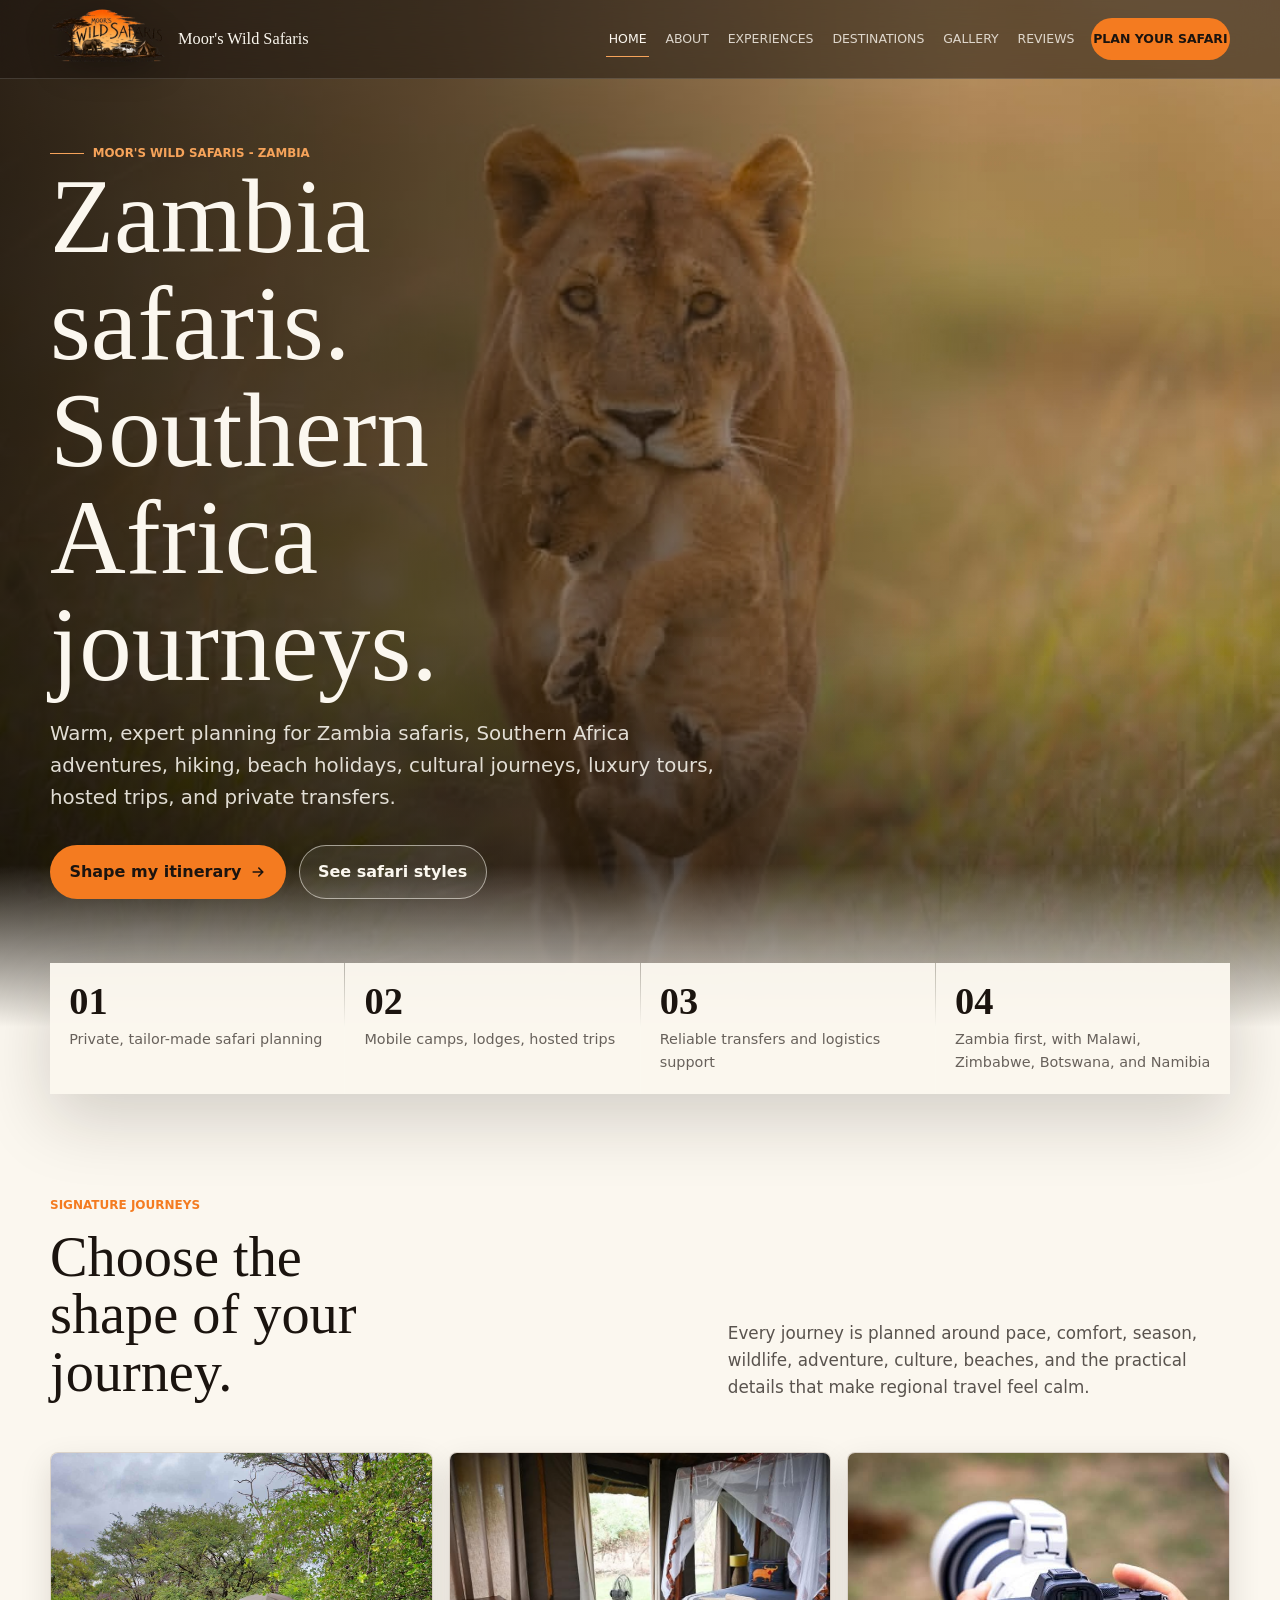
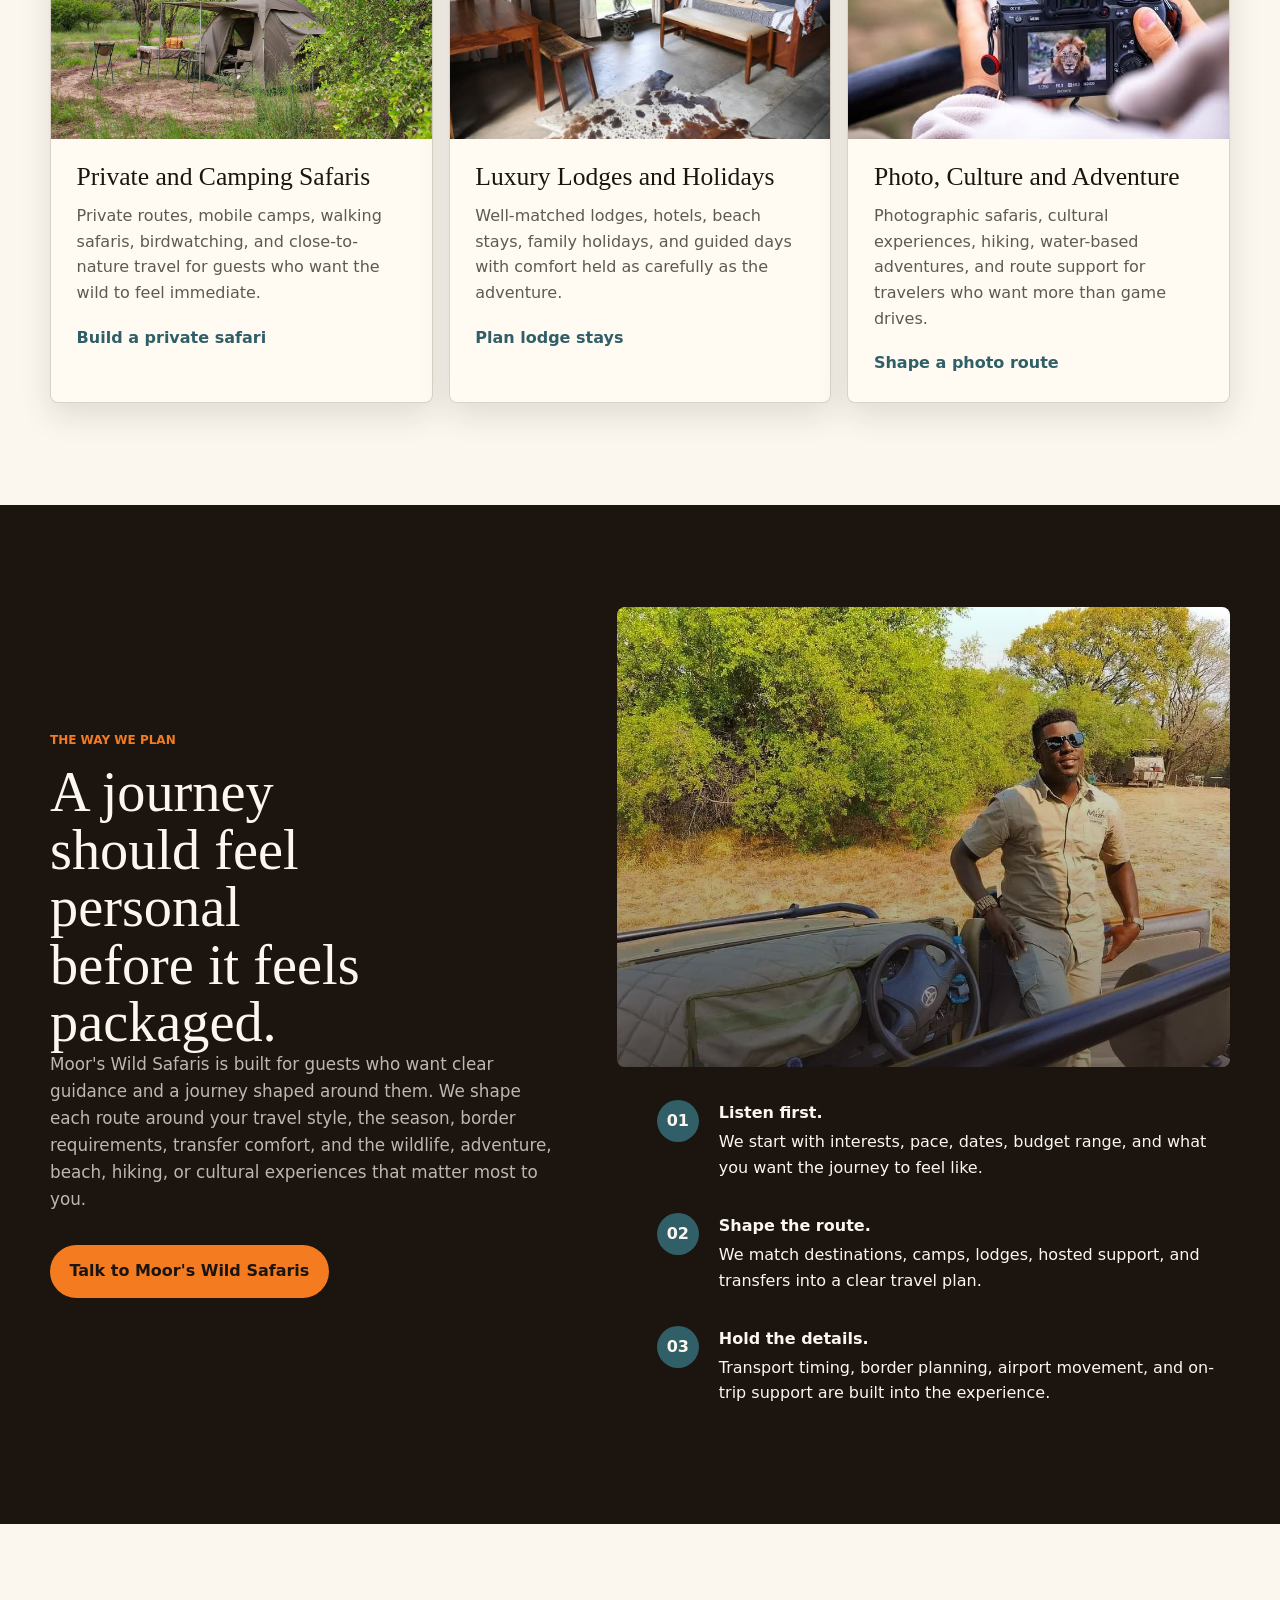
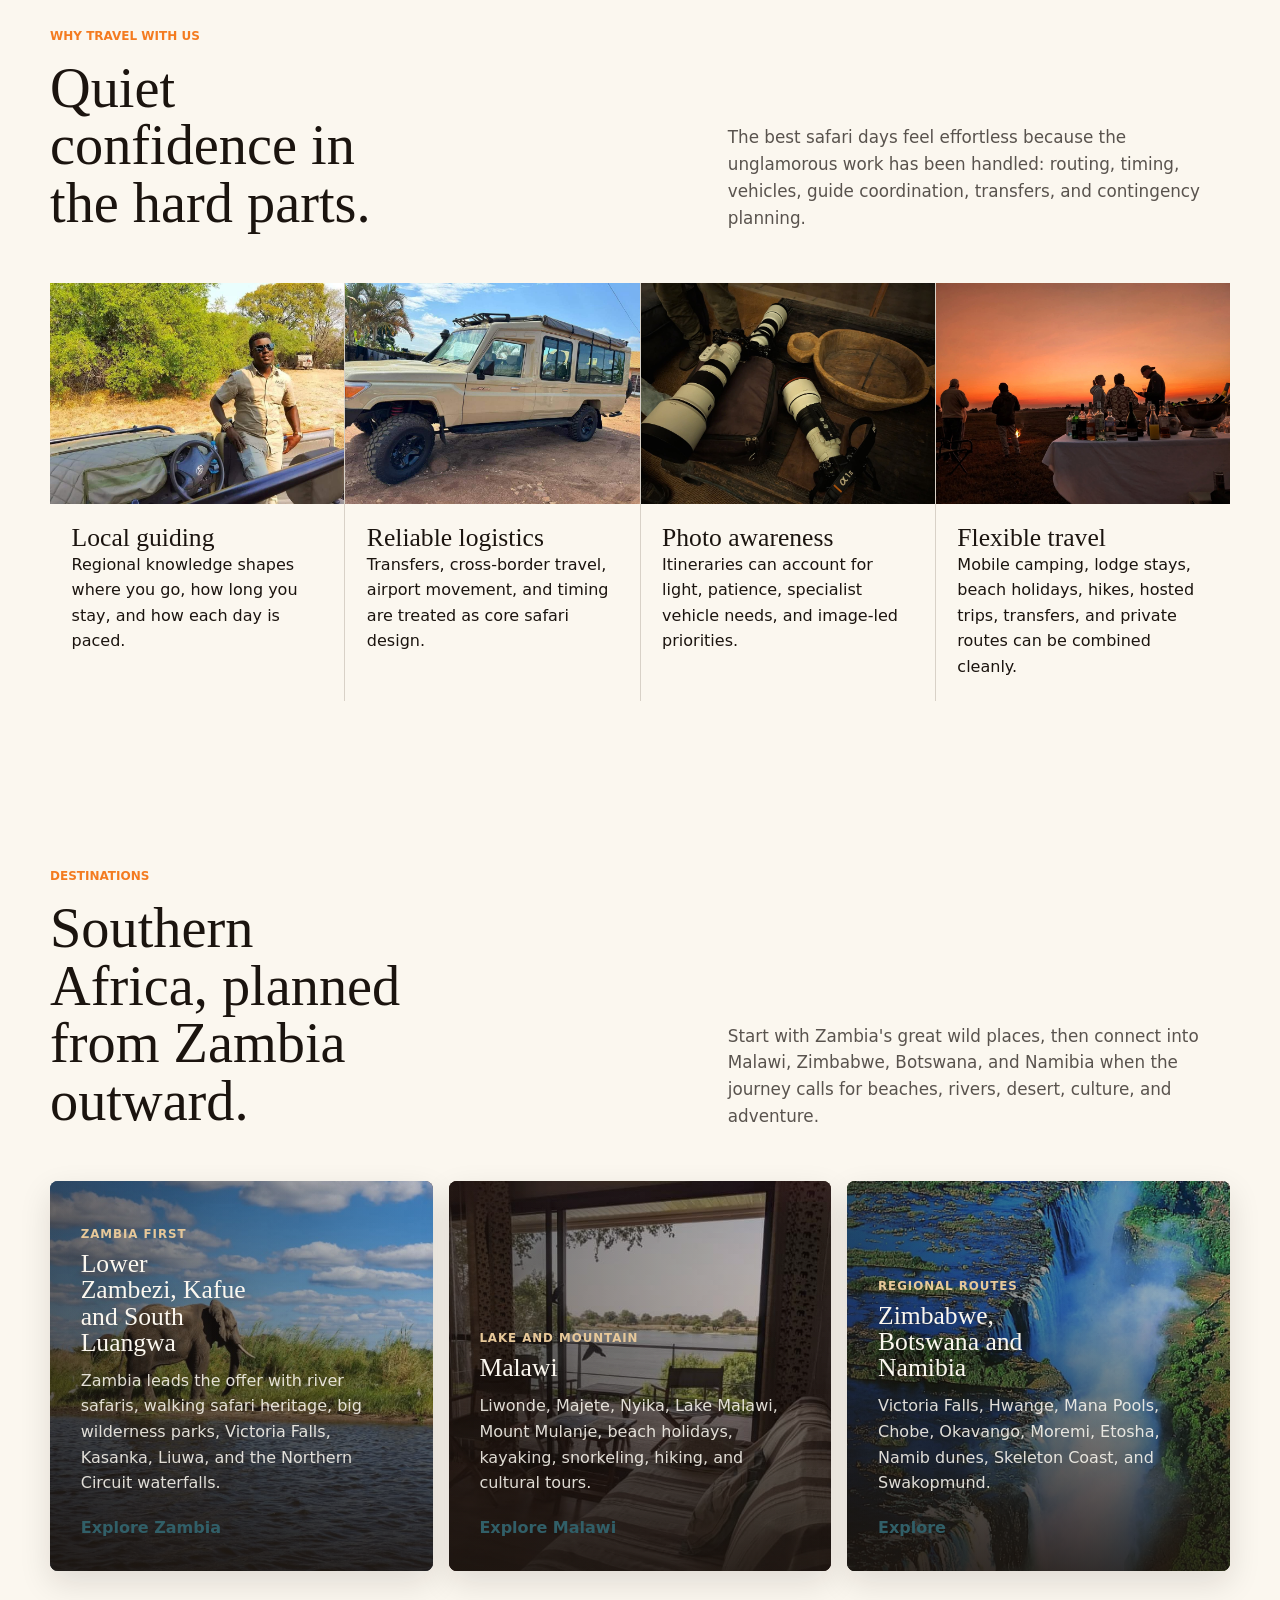
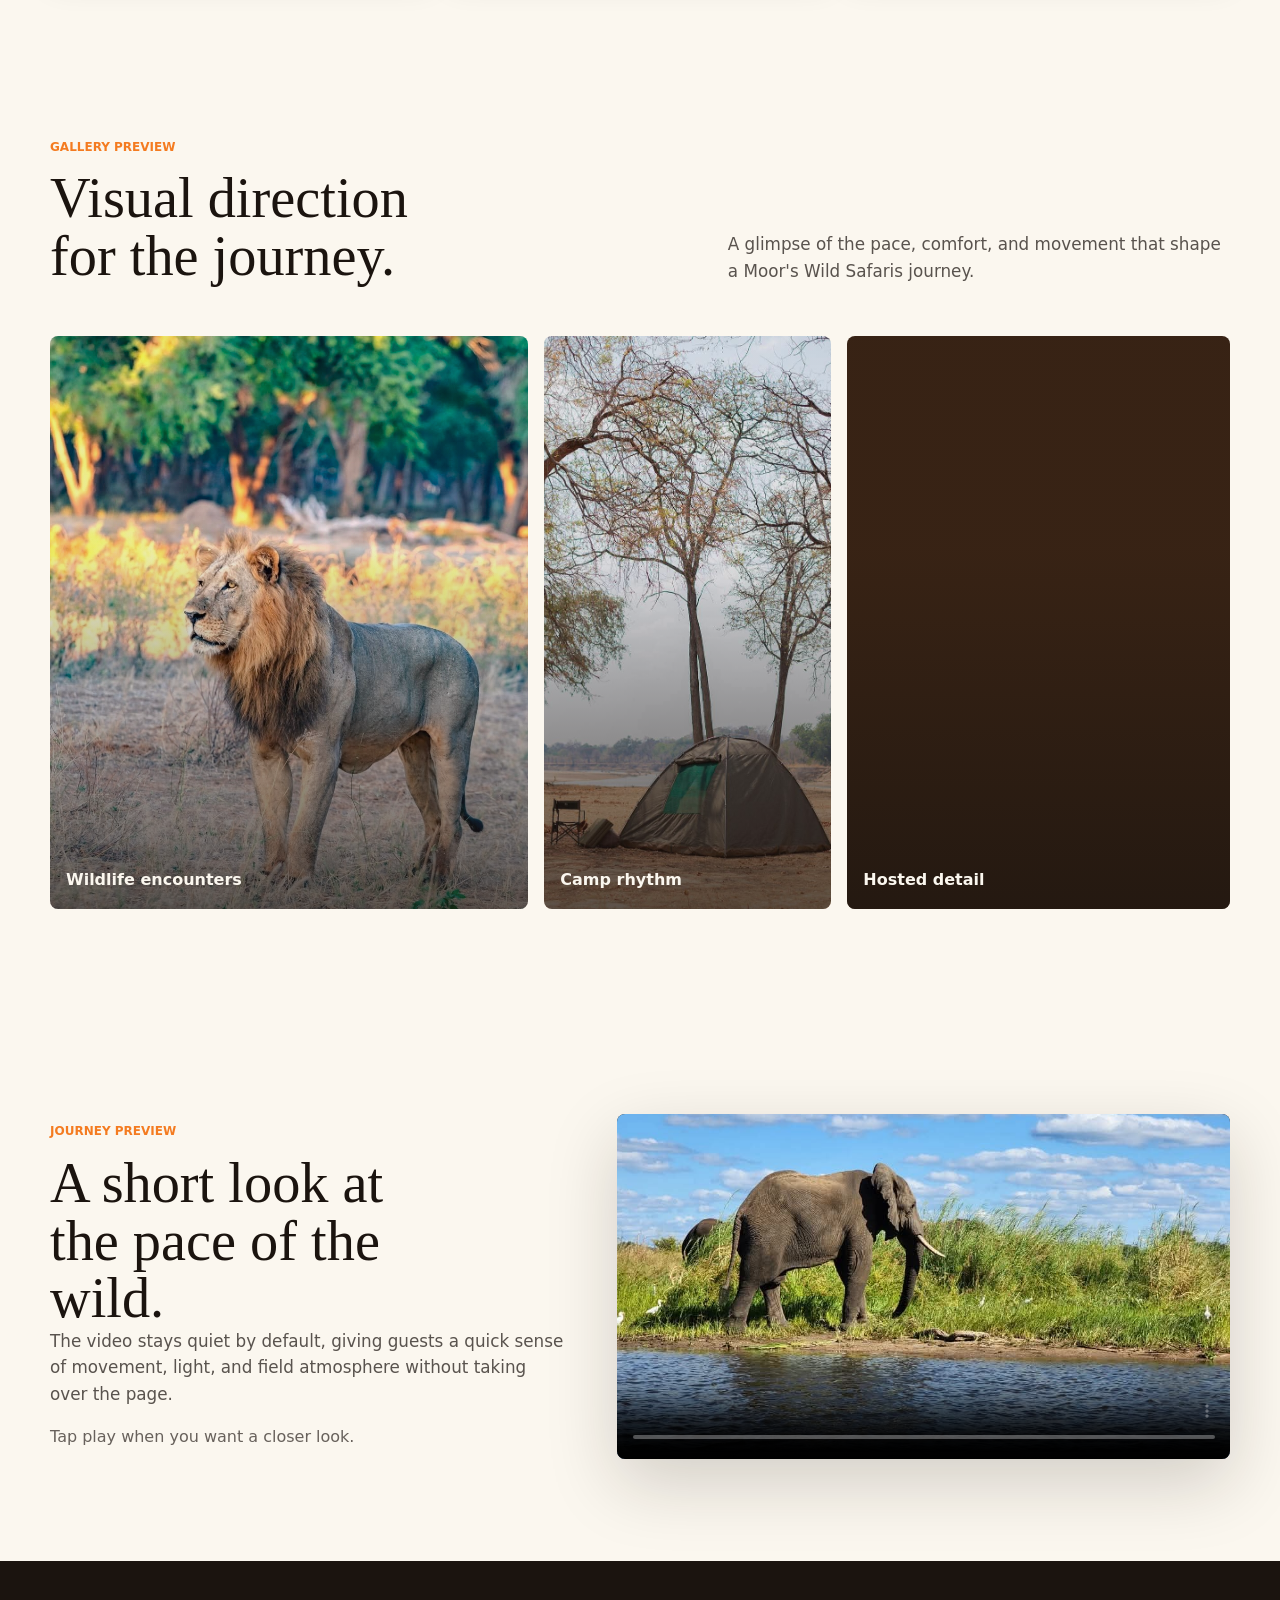
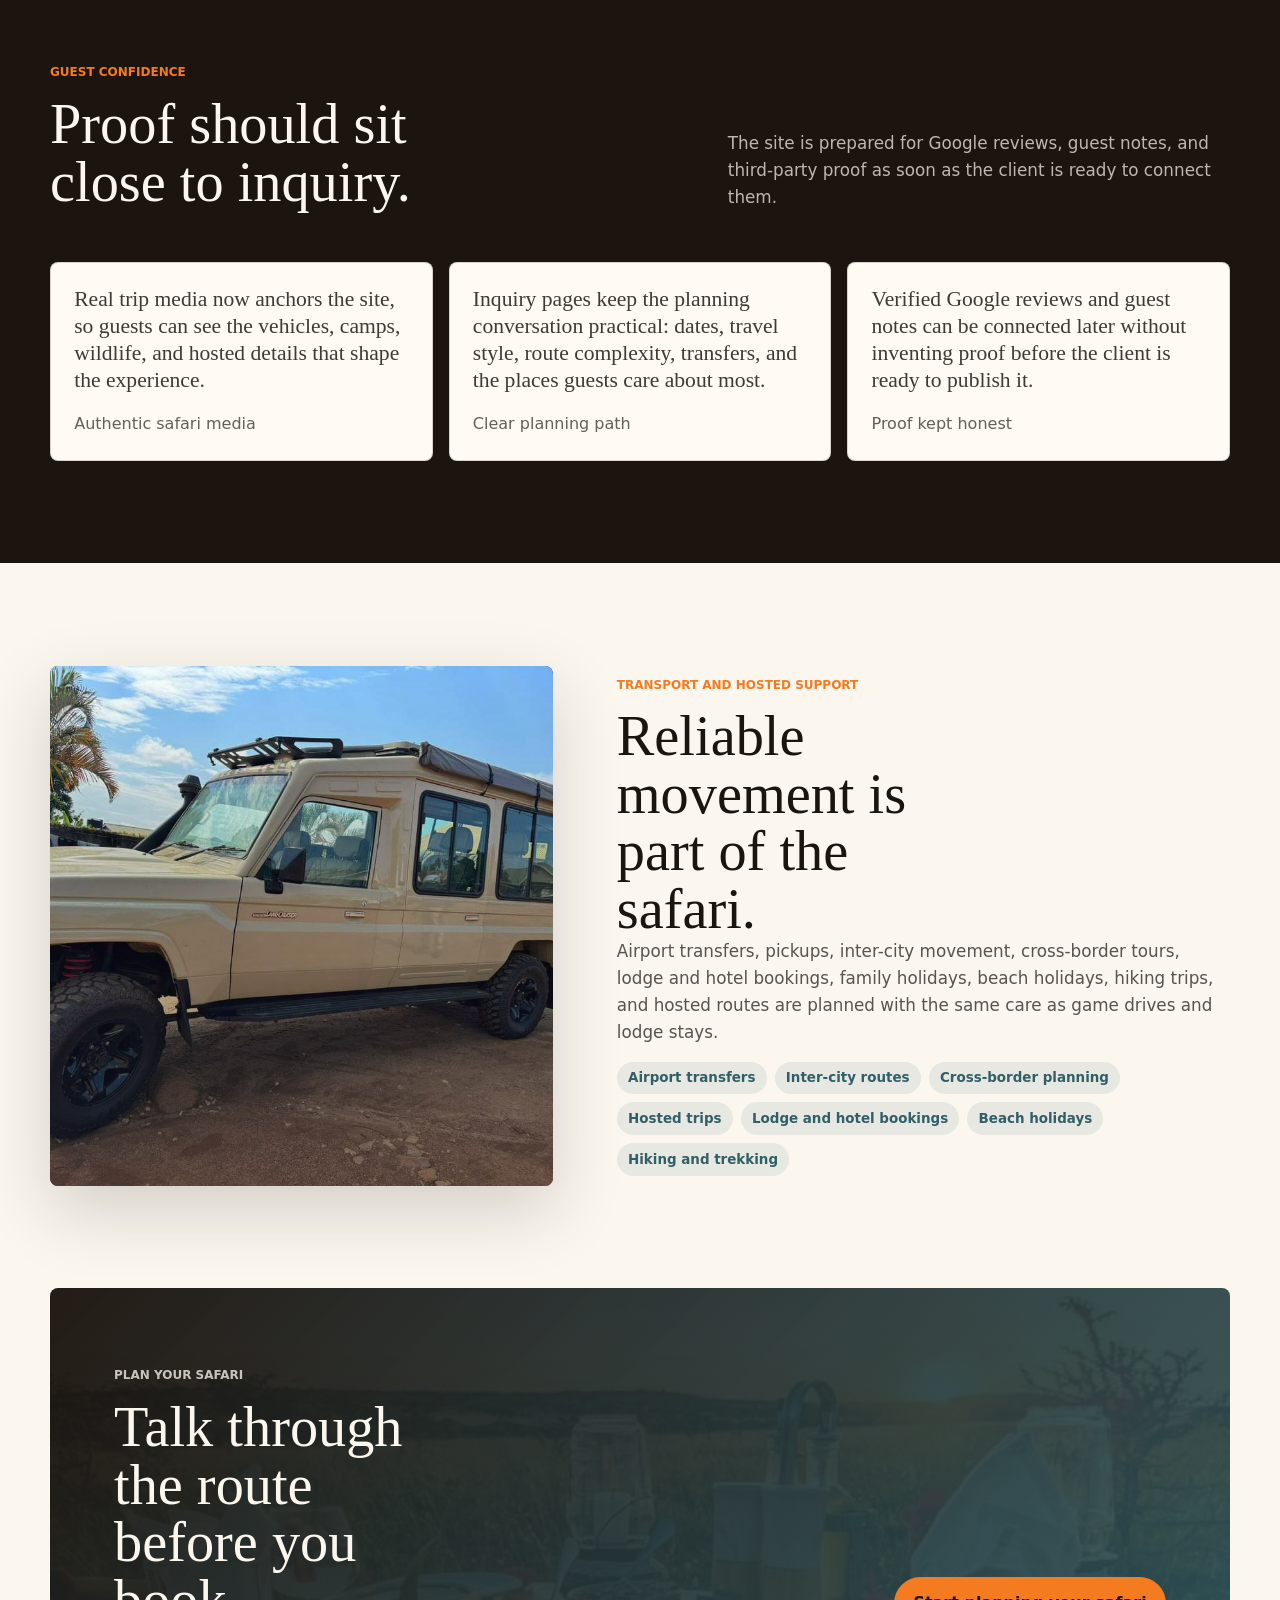
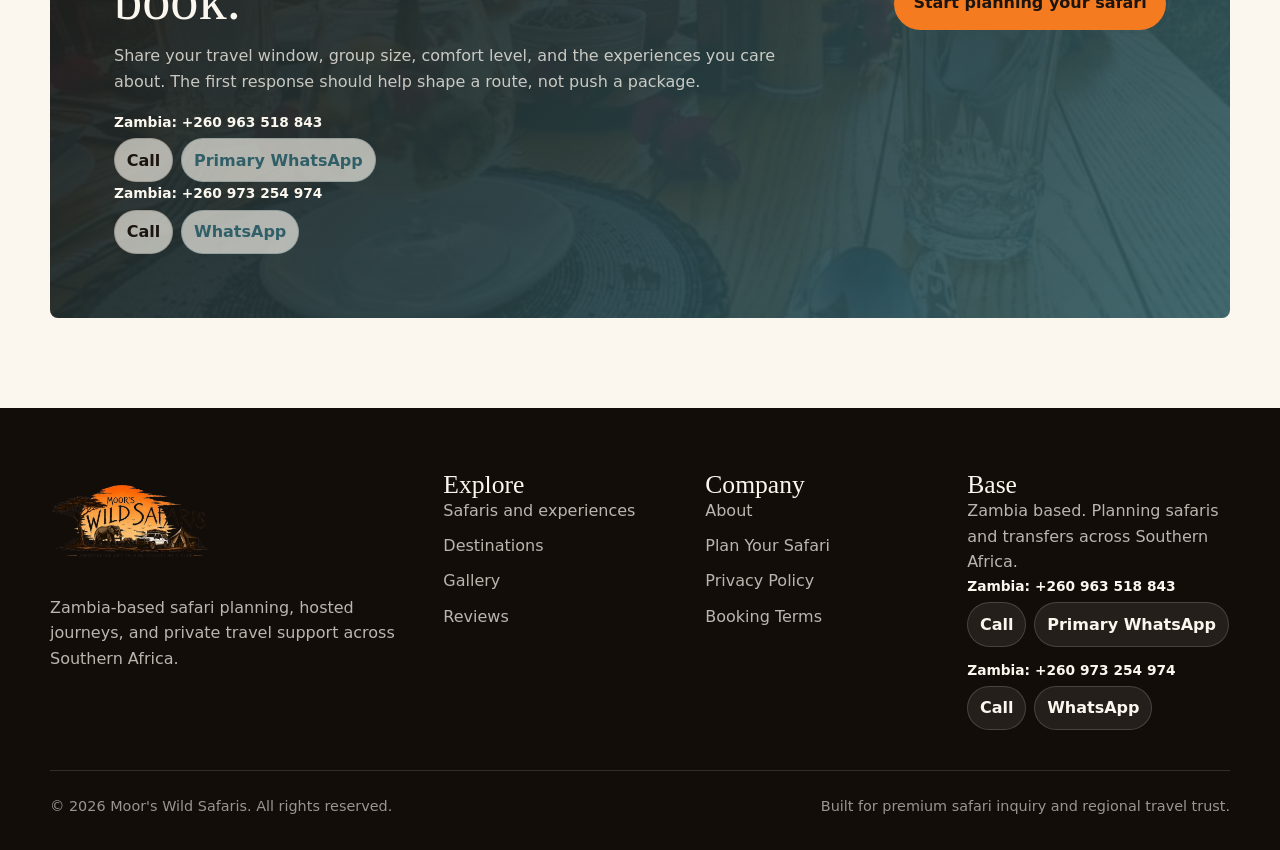
<file: index.html>
<!doctype html>
<html lang="en">
  <head>
    <meta charset="utf-8">
    <meta name="viewport" content="width=device-width, initial-scale=1">
    <title>Moor's Wild Safaris | Zambia and Southern Africa Journeys</title>
    <meta name="description" content="Zambia-first Southern Africa travel planning for safaris, adventure tours, hiking, beach holidays, cultural experiences, luxury travel, and private transfers.">
    <link rel="canonical" href="https://moorswildsafaris.com/">
    <meta property="og:title" content="Moor's Wild Safaris">
    <meta property="og:description" content="Warm, expert safari planning across Zambia and Southern Africa.">
    <meta property="og:type" content="website">
    <meta property="og:image" content="https://moorswildsafaris.com/assets/images/moorsimg/1001575809.jpg">
    <link rel="icon" href="assets/logos/moors-wild-safaris-logo-transparent.png">
    <link rel="stylesheet" href="assets/css/styles.css">
    <script type="application/ld+json">
      {
        "@context": "https://schema.org",
        "@type": "TravelAgency",
        "name": "Moor's Wild Safaris",
        "description": "Zambia-based safari and travel company offering tailor-made safaris, adventure travel, hiking, beach holidays, cultural tours, luxury journeys, hosted trips, and private transfers.",
        "areaServed": ["Zambia", "Malawi", "Zimbabwe", "Botswana", "Namibia", "Southern Africa"],
        "url": "https://moorswildsafaris.com/",
        "logo": "https://moorswildsafaris.com/assets/logos/moors-wild-safaris-logo-transparent.png",
        "email": "info@moorswildsafaris.com",
        "telephone": ["+260963518843", "+260973254974"]
      }
    </script>
  </head>
  <body>
    <a class="skip-link" href="#main">Skip to content</a>
    <header class="site-header">
      <div class="nav-wrap">
        <a class="brand" href="index.html" aria-label="Moor's Wild Safaris home">
          <img src="assets/logos/moors-wild-safaris-logo-transparent.png" alt="Moor's Wild Safaris logo">
          <span>Moor's Wild Safaris</span>
        </a>
        <button class="nav-toggle" type="button" aria-label="Open navigation" aria-expanded="false">
          <svg viewBox="0 0 24 24" aria-hidden="true"><path d="M4 7h16M4 12h16M4 17h16" fill="none" stroke="currentColor" stroke-width="2" stroke-linecap="round"/></svg>
        </button>
        <nav class="site-nav" aria-label="Primary navigation">
          <a href="index.html" aria-current="page">Home</a>
          <a href="about.html">About</a>
          <a href="experiences.html">Experiences</a>
          <a href="destinations.html">Destinations</a>
          <a href="gallery.html">Gallery</a>
          <a href="reviews.html">Reviews</a>
          <a class="nav-cta" href="contact.html">Plan Your Safari</a>
        </nav>
      </div>
    </header>

    <main id="main">
      <section class="hero" aria-label="Moor's Wild Safaris">
        <div class="hero-content" data-reveal>
          <span class="eyebrow">Moor's Wild Safaris - Zambia</span>
          <h1>Zambia safaris. Southern Africa journeys.</h1>
          <p class="lead">Warm, expert planning for Zambia safaris, Southern Africa adventures, hiking, beach holidays, cultural journeys, luxury tours, hosted trips, and private transfers.</p>
          <div class="button-row">
            <a class="btn btn-primary" href="contact.html">
              Shape my itinerary
              <svg class="icon-arrow" viewBox="0 0 20 20" aria-hidden="true"><path d="M4 10h11m-4-5 5 5-5 5" fill="none" stroke="currentColor" stroke-width="2" stroke-linecap="round" stroke-linejoin="round"/></svg>
            </a>
            <a class="btn btn-secondary" href="experiences.html">See safari styles</a>
          </div>
        </div>
      </section>

      <section class="hero-proof" aria-label="Safari strengths" data-reveal>
        <div>
          <strong>01</strong>
          <span>Private, tailor-made safari planning</span>
        </div>
        <div>
          <strong>02</strong>
          <span>Mobile camps, lodges, hosted trips</span>
        </div>
        <div>
          <strong>03</strong>
          <span>Reliable transfers and logistics support</span>
        </div>
        <div>
          <strong>04</strong>
          <span>Zambia first, with Malawi, Zimbabwe, Botswana, and Namibia</span>
        </div>
      </section>

      <section class="section" data-reveal>
        <div class="section-header">
          <div>
            <p class="kicker">Signature journeys</p>
            <h2>Choose the shape of your journey.</h2>
          </div>
          <p class="intro-copy">Every journey is planned around pace, comfort, season, wildlife, adventure, culture, beaches, and the practical details that make regional travel feel calm.</p>
        </div>
        <div class="grid-3">
          <article class="card">
            <div class="card-media">
              <img src="assets/images/moorsimg2/1001426301.jpg" loading="lazy" decoding="async" alt="Canvas safari tent set for a private camping safari">
            </div>
            <div class="card-body">
              <h3>Private and Camping Safaris</h3>
              <p>Private routes, mobile camps, walking safaris, birdwatching, and close-to-nature travel for guests who want the wild to feel immediate.</p>
              <a class="card-link" href="experiences.html#mobile-safaris">Build a private safari</a>
            </div>
          </article>
          <article class="card">
            <div class="card-media">
              <img src="assets/images/moorsimg2/1000772362.jpg" loading="lazy" decoding="async" alt="Comfortable safari lodge room prepared for guests">
            </div>
            <div class="card-body">
              <h3>Luxury Lodges and Holidays</h3>
              <p>Well-matched lodges, hotels, beach stays, family holidays, and guided days with comfort held as carefully as the adventure.</p>
              <a class="card-link" href="experiences.html#lodge-safaris">Plan lodge stays</a>
            </div>
          </article>
          <article class="card">
            <div class="card-media">
              <img src="assets/images/moorsimg3/FB_IMG_1740993110798.jpg" loading="lazy" decoding="async" alt="Camera screen focused on a safari sighting">
            </div>
            <div class="card-body">
              <h3>Photo, Culture and Adventure</h3>
              <p>Photographic safaris, cultural experiences, hiking, water-based adventures, and route support for travelers who want more than game drives.</p>
              <a class="card-link" href="experiences.html#photographic-safaris">Shape a photo route</a>
            </div>
          </article>
        </div>
      </section>

      <section class="band">
        <div class="section split" data-reveal>
          <div>
            <p class="kicker">The way we plan</p>
            <h2>A journey should feel personal before it feels packaged.</h2>
            <p class="intro-copy">Moor's Wild Safaris is built for guests who want clear guidance and a journey shaped around them. We shape each route around your travel style, the season, border requirements, transfer comfort, and the wildlife, adventure, beach, hiking, or cultural experiences that matter most to you.</p>
            <div class="button-row">
              <a class="btn btn-primary" href="contact.html">Talk to Moor's Wild Safaris</a>
            </div>
          </div>
          <div>
            <div class="image-panel planning-panel">
              <img src="assets/images/moorsimg3/FB_IMG_1699541427306.jpg" loading="lazy" decoding="async" alt="Moor's Wild Safaris guide beside a safari vehicle">
            </div>
            <ol class="number-list">
              <li>
                <div>
                  <strong>Listen first.</strong>
                  <p>We start with interests, pace, dates, budget range, and what you want the journey to feel like.</p>
                </div>
              </li>
              <li>
                <div>
                  <strong>Shape the route.</strong>
                  <p>We match destinations, camps, lodges, hosted support, and transfers into a clear travel plan.</p>
                </div>
              </li>
              <li>
                <div>
                  <strong>Hold the details.</strong>
                  <p>Transport timing, border planning, airport movement, and on-trip support are built into the experience.</p>
                </div>
              </li>
            </ol>
          </div>
        </div>
      </section>

      <section class="section" data-reveal>
        <div class="section-header">
          <div>
            <p class="kicker">Why travel with us</p>
            <h2>Quiet confidence in the hard parts.</h2>
          </div>
          <p class="intro-copy">The best safari days feel effortless because the unglamorous work has been handled: routing, timing, vehicles, guide coordination, transfers, and contingency planning.</p>
        </div>
        <div class="feature-list">
          <article>
            <div class="feature-media"><img src="assets/images/moorsimg3/FB_IMG_1699541427306.jpg" loading="lazy" decoding="async" alt="Guide and safari vehicle ready for a hosted journey"></div>
            <div class="feature-body"><h3>Local guiding</h3><p>Regional knowledge shapes where you go, how long you stay, and how each day is paced.</p></div>
          </article>
          <article>
            <div class="feature-media"><img src="assets/images/moorsimg3/FB_IMG_1731176225802.jpg" loading="lazy" decoding="async" alt="Safari vehicle prepared for road transfers"></div>
            <div class="feature-body"><h3>Reliable logistics</h3><p>Transfers, cross-border travel, airport movement, and timing are treated as core safari design.</p></div>
          </article>
          <article>
            <div class="feature-media"><img src="assets/images/moorsimg2/1001548830.jpg" loading="lazy" decoding="async" alt="Camera lenses and safari photography equipment"></div>
            <div class="feature-body"><h3>Photo awareness</h3><p>Itineraries can account for light, patience, specialist vehicle needs, and image-led priorities.</p></div>
          </article>
          <article>
            <div class="feature-media"><img src="assets/images/moorsimg2/1001548831.jpg" loading="lazy" decoding="async" alt="Safari dining table set at sunset"></div>
            <div class="feature-body"><h3>Flexible travel</h3><p>Mobile camping, lodge stays, beach holidays, hikes, hosted trips, transfers, and private routes can be combined cleanly.</p></div>
          </article>
        </div>
      </section>

      <section class="section section-tight" data-reveal>
        <div class="section-header">
          <div>
            <p class="kicker">Destinations</p>
            <h2>Southern Africa, planned from Zambia outward.</h2>
          </div>
          <p class="intro-copy">Start with Zambia's great wild places, then connect into Malawi, Zimbabwe, Botswana, and Namibia when the journey calls for beaches, rivers, desert, culture, and adventure.</p>
        </div>
        <div class="destination-card-grid">
          <article class="destination-card">
            <img src="assets/images/moorsimg3/FB_IMG_1738240071468.jpg" loading="lazy" decoding="async" alt="Elephant moving through river country on a Zambia safari route">
            <div class="destination-card-body">
              <span>Zambia first</span>
              <h3>Lower Zambezi, Kafue and South Luangwa</h3>
              <p>Zambia leads the offer with river safaris, walking safari heritage, big wilderness parks, Victoria Falls, Kasanka, Liuwa, and the Northern Circuit waterfalls.</p>
              <a class="card-link" href="destinations.html#zambia">Explore Zambia</a>
            </div>
          </article>
          <article class="destination-card">
            <img src="assets/images/moorsimg3/FB_IMG_1725782875998.jpg" loading="lazy" decoding="async" alt="Waterside lodge view for lake and river extensions">
            <div class="destination-card-body">
              <span>Lake and mountain</span>
              <h3>Malawi</h3>
              <p>Liwonde, Majete, Nyika, Lake Malawi, Mount Mulanje, beach holidays, kayaking, snorkeling, hiking, and cultural tours.</p>
              <a class="card-link" href="destinations.html#malawi">Explore Malawi</a>
            </div>
          </article>
          <article class="destination-card">
            <img src="assets/images/moorsimg2/1001027988.jpg" loading="lazy" decoding="async" alt="Victoria Falls spray and river scenery for regional Southern Africa routes">
            <div class="destination-card-body">
              <span>Regional routes</span>
              <h3>Zimbabwe, Botswana and Namibia</h3>
              <p>Victoria Falls, Hwange, Mana Pools, Chobe, Okavango, Moremi, Etosha, Namib dunes, Skeleton Coast, and Swakopmund.</p>
              <a class="card-link" href="destinations.html#regional-routes">Explore</a>
            </div>
          </article>
        </div>
      </section>

      <section class="section" data-reveal>
        <div class="section-header">
          <div>
            <p class="kicker">Gallery preview</p>
            <h2>Visual direction for the journey.</h2>
          </div>
          <p class="intro-copy">A glimpse of the pace, comfort, and movement that shape a Moor's Wild Safaris journey.</p>
        </div>
        <div class="gallery-strip">
          <a href="gallery.html" aria-label="Open gallery">
            <img src="assets/images/moorsimg/1001575837.jpg" loading="lazy" decoding="async" alt="Male lion standing in warm safari light">
            <span>Wildlife encounters</span>
          </a>
          <a href="gallery.html" aria-label="Open gallery">
            <img src="assets/images/moorsimg2/1001310257.jpg" loading="lazy" decoding="async" alt="Canvas tent pitched beside riverine trees">
            <span>Camp rhythm</span>
          </a>
          <a href="gallery.html" aria-label="Open gallery">
            <img src="assets/images/moorsimg3/FB_IMG_1732110952665.jpg" loading="lazy" decoding="async" alt="Safari meal table prepared under trees">
            <span>Hosted detail</span>
          </a>
        </div>
      </section>

      <section class="section journey-preview" data-reveal>
        <div>
          <p class="kicker">Journey preview</p>
          <h2>A short look at the pace of the wild.</h2>
          <p class="intro-copy">The video stays quiet by default, giving guests a quick sense of movement, light, and field atmosphere without taking over the page.</p>
          <p class="video-note">Tap play when you want a closer look.</p>
        </div>
        <div class="video-frame">
          <video controls preload="metadata" playsinline poster="assets/images/moorsimg3/FB_IMG_1738240071468.jpg">
            <source src="assets/video/moors-wild-safaris-journey-preview.mp4" type="video/mp4">
            Your browser does not support the video tag.
          </video>
        </div>
      </section>

      <section class="band">
        <div class="section" data-reveal>
          <div class="section-header">
            <div>
              <p class="kicker">Guest confidence</p>
              <h2>Proof should sit close to inquiry.</h2>
            </div>
            <p class="intro-copy">The site is prepared for Google reviews, guest notes, and third-party proof as soon as the client is ready to connect them.</p>
          </div>
          <div class="quote-grid">
            <article class="quote">
              <p>Real trip media now anchors the site, so guests can see the vehicles, camps, wildlife, and hosted details that shape the experience.</p>
              <footer>Authentic safari media</footer>
            </article>
            <article class="quote">
              <p>Inquiry pages keep the planning conversation practical: dates, travel style, route complexity, transfers, and the places guests care about most.</p>
              <footer>Clear planning path</footer>
            </article>
            <article class="quote">
              <p>Verified Google reviews and guest notes can be connected later without inventing proof before the client is ready to publish it.</p>
              <footer>Proof kept honest</footer>
            </article>
          </div>
        </div>
      </section>

      <section class="section split" data-reveal>
        <div class="image-panel">
          <img src="assets/images/moorsimg3/FB_IMG_1731176225802.jpg" loading="lazy" decoding="async" alt="Safari vehicle prepared for reliable transport and hosted support">
        </div>
        <div>
          <p class="kicker">Transport and hosted support</p>
          <h2>Reliable movement is part of the safari.</h2>
          <p class="intro-copy">Airport transfers, pickups, inter-city movement, cross-border tours, lodge and hotel bookings, family holidays, beach holidays, hiking trips, and hosted routes are planned with the same care as game drives and lodge stays.</p>
          <div class="tag-list">
            <span class="tag">Airport transfers</span>
            <span class="tag">Inter-city routes</span>
            <span class="tag">Cross-border planning</span>
            <span class="tag">Hosted trips</span>
            <span class="tag">Lodge and hotel bookings</span>
            <span class="tag">Beach holidays</span>
            <span class="tag">Hiking and trekking</span>
          </div>
        </div>
      </section>

      <section class="cta-band" data-reveal>
        <div>
          <p class="kicker">Plan your safari</p>
          <h2>Talk through the route before you book.</h2>
          <p>Share your travel window, group size, comfort level, and the experiences you care about. The first response should help shape a route, not push a package.</p>
          <div class="cta-contact" data-contact-list="cta"></div>
        </div>
        <a class="btn btn-primary" href="contact.html">Start planning your safari</a>
      </section>
    </main>

    <footer class="site-footer">
      <div class="footer-grid">
        <div>
          <img class="footer-logo" src="assets/logos/moors-wild-safaris-logo-transparent.png" alt="Moor's Wild Safaris logo">
          <p>Zambia-based safari planning, hosted journeys, and private travel support across Southern Africa.</p>
        </div>
        <div>
          <h3>Explore</h3>
          <div class="footer-links">
            <a href="experiences.html">Safaris and experiences</a>
            <a href="destinations.html">Destinations</a>
            <a href="gallery.html">Gallery</a>
            <a href="reviews.html">Reviews</a>
          </div>
        </div>
        <div>
          <h3>Company</h3>
          <div class="footer-links">
            <a href="about.html">About</a>
            <a href="contact.html">Plan Your Safari</a>
            <a href="privacy.html">Privacy Policy</a>
            <a href="terms.html">Booking Terms</a>
          </div>
        </div>
        <div>
          <h3>Base</h3>
          <p>Zambia based. Planning safaris and transfers across Southern Africa.</p>
          <div class="footer-contact" data-contact-list="footer"></div>
        </div>
      </div>
      <div class="footer-bottom">
        <span>&copy; 2026 Moor's Wild Safaris. All rights reserved.</span>
        <span>Built for premium safari inquiry and regional travel trust.</span>
      </div>
    </footer>
    <script src="assets/js/site.js" defer></script>
  </body>
</html>
</file>
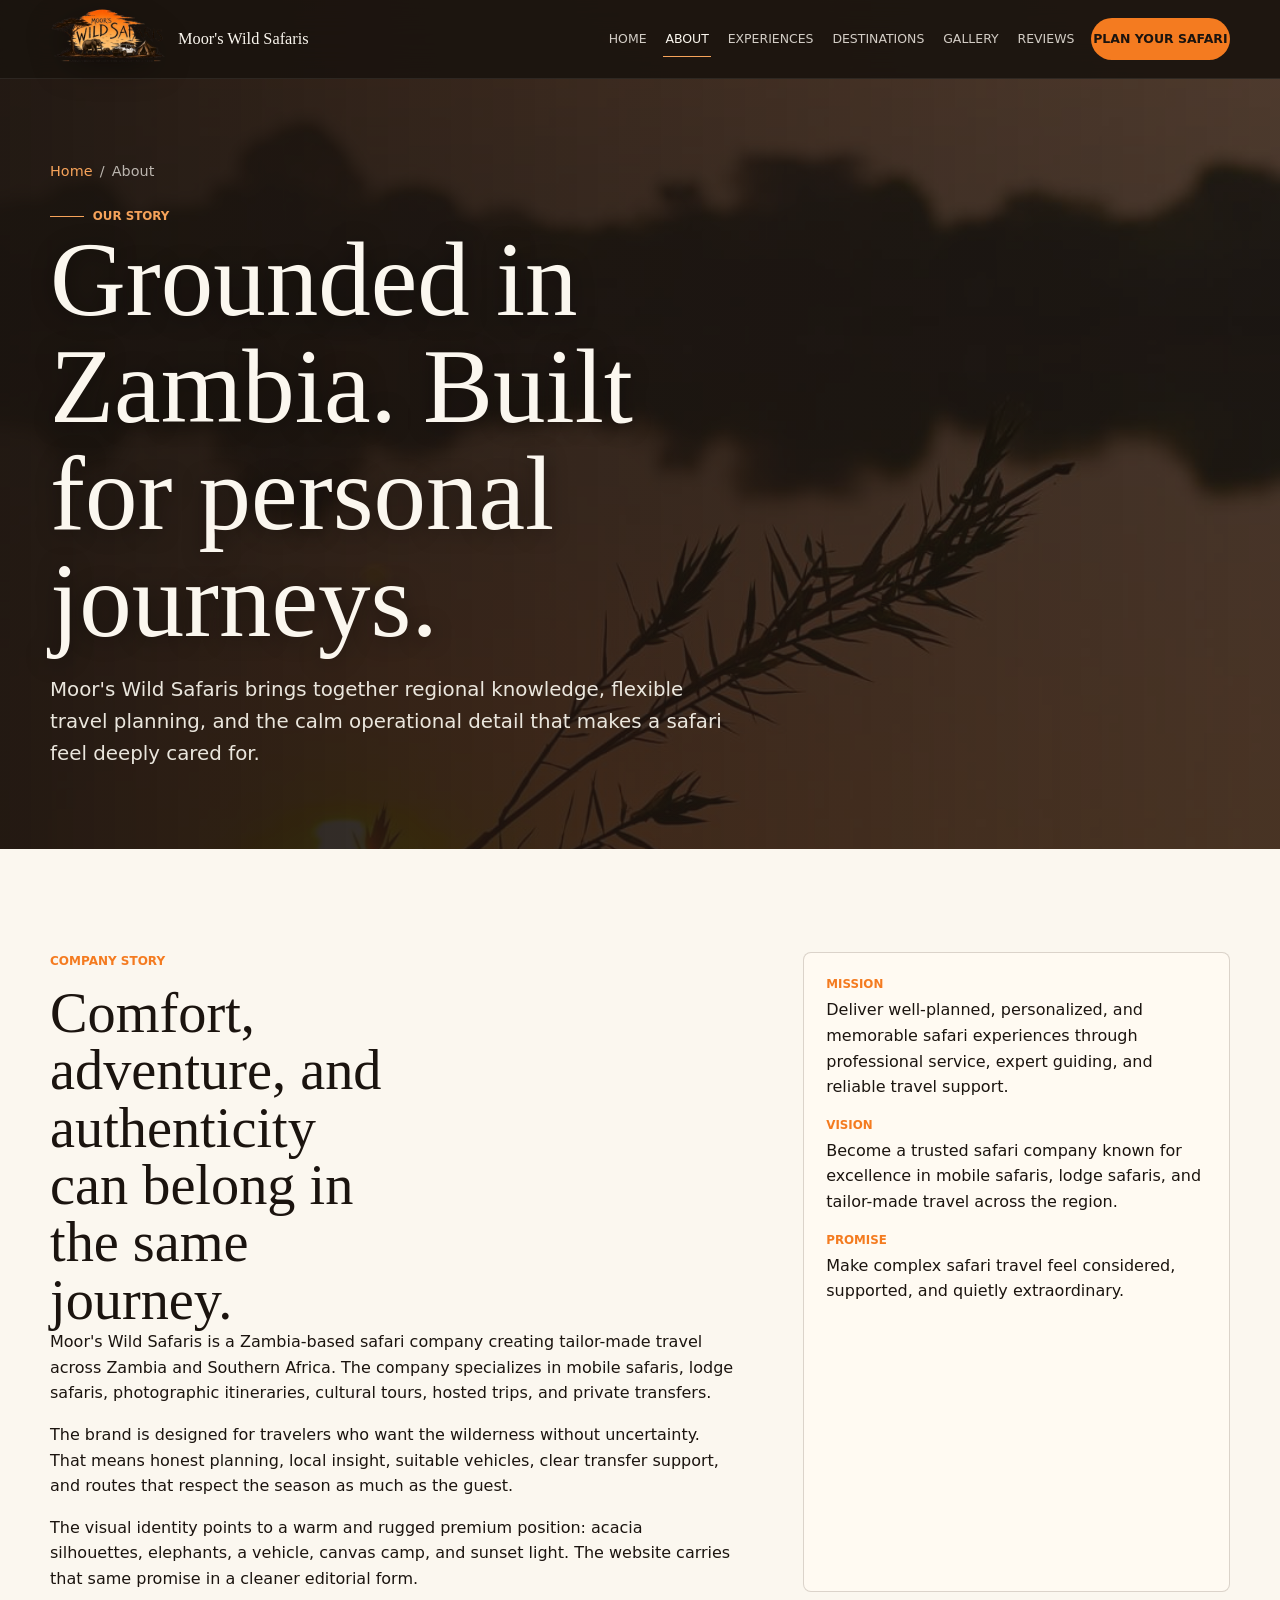
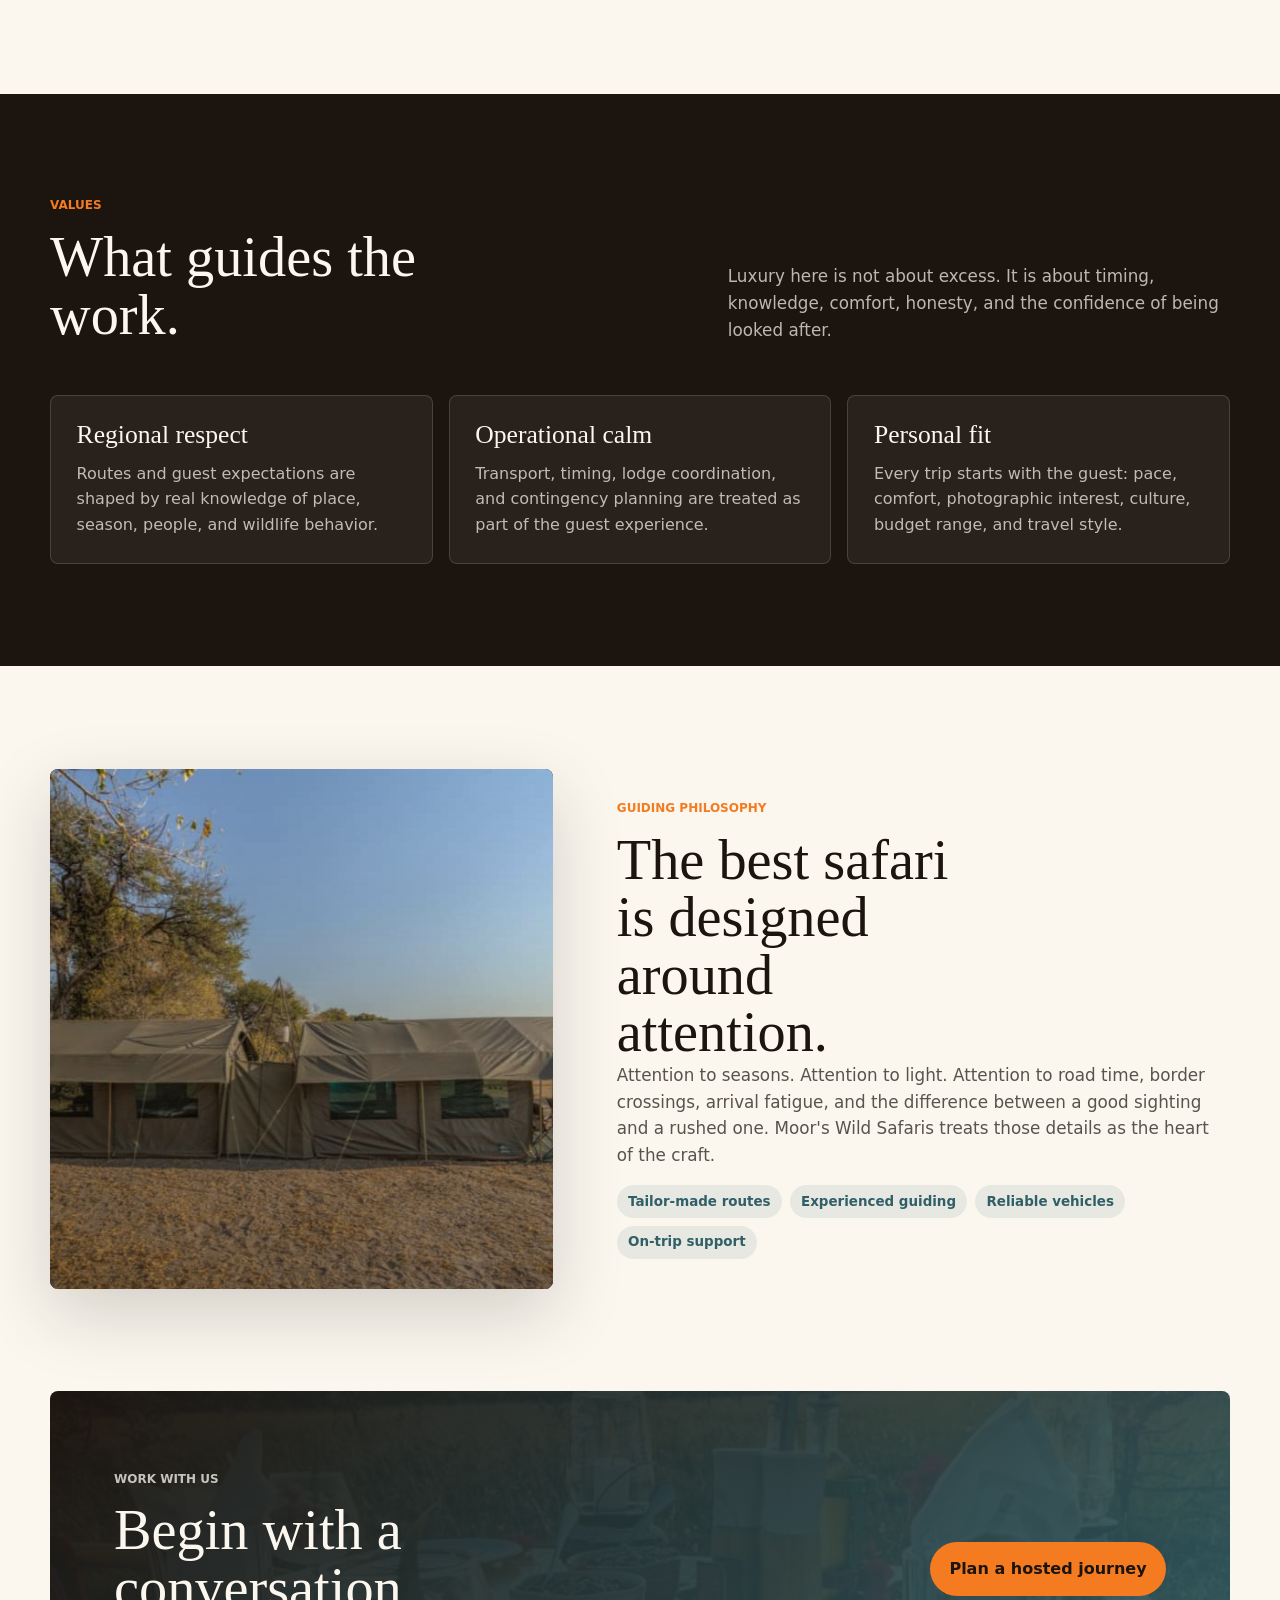
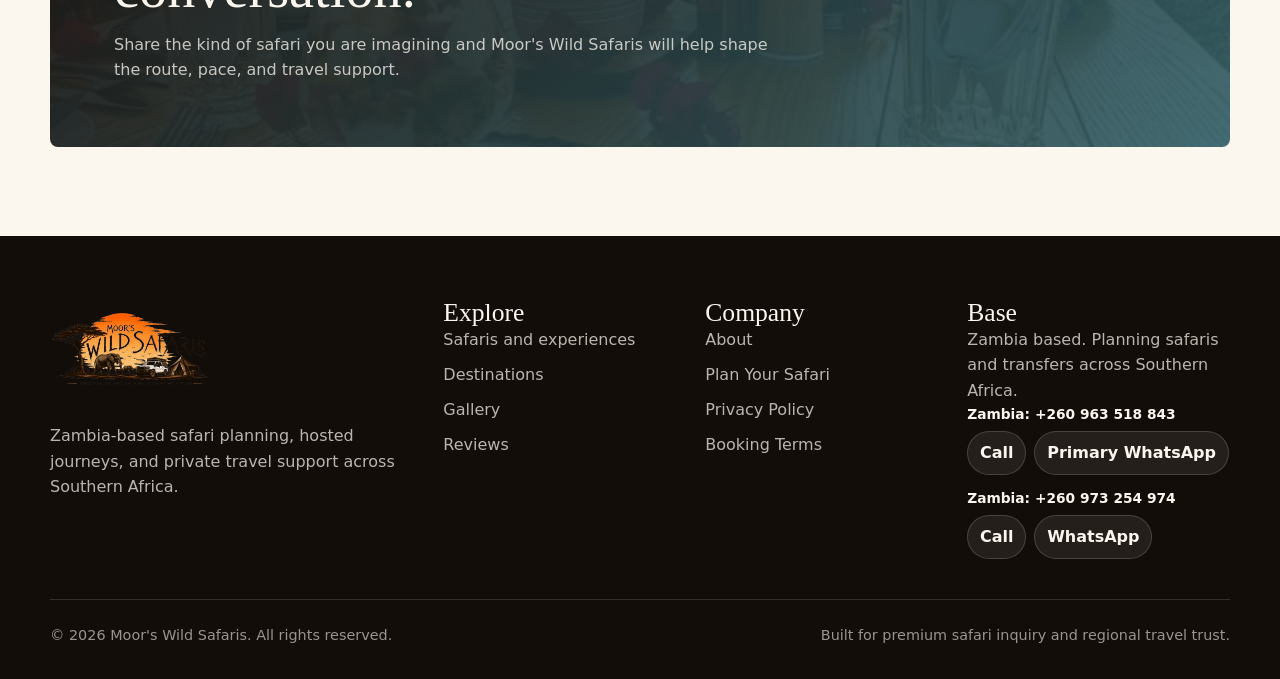
<file: about.html>
<!doctype html>
<html lang="en">
  <head>
    <meta charset="utf-8">
    <meta name="viewport" content="width=device-width, initial-scale=1">
    <title>About | Moor's Wild Safaris</title>
    <meta name="description" content="Learn about Moor's Wild Safaris, a Zambia-based safari company built around expert guiding, reliable logistics, and personal safari planning.">
    <link rel="canonical" href="https://moorswildsafaris.com/about.html">
    <link rel="icon" href="assets/logos/moors-wild-safaris-logo-transparent.png">
    <link rel="stylesheet" href="assets/css/styles.css">
  </head>
  <body class="interior">
    <a class="skip-link" href="#main">Skip to content</a>
    <header class="site-header">
      <div class="nav-wrap">
        <a class="brand" href="index.html" aria-label="Moor's Wild Safaris home">
          <img src="assets/logos/moors-wild-safaris-logo-transparent.png" alt="Moor's Wild Safaris logo">
          <span>Moor's Wild Safaris</span>
        </a>
        <button class="nav-toggle" type="button" aria-label="Open navigation" aria-expanded="false">
          <svg viewBox="0 0 24 24" aria-hidden="true"><path d="M4 7h16M4 12h16M4 17h16" fill="none" stroke="currentColor" stroke-width="2" stroke-linecap="round"/></svg>
        </button>
        <nav class="site-nav" aria-label="Primary navigation">
          <a href="index.html">Home</a>
          <a href="about.html" aria-current="page">About</a>
          <a href="experiences.html">Experiences</a>
          <a href="destinations.html">Destinations</a>
          <a href="gallery.html">Gallery</a>
          <a href="reviews.html">Reviews</a>
          <a class="nav-cta" href="contact.html">Plan Your Safari</a>
        </nav>
      </div>
    </header>
    <main id="main">
      <section class="page-hero">
        <div class="page-hero-inner" data-reveal>
          <div class="breadcrumbs"><a href="index.html">Home</a><span>/</span><span>About</span></div>
          <span class="eyebrow">Our story</span>
          <h1>Grounded in Zambia. Built for personal journeys.</h1>
          <p class="lead">Moor's Wild Safaris brings together regional knowledge, flexible travel planning, and the calm operational detail that makes a safari feel deeply cared for.</p>
        </div>
      </section>

      <section class="section story-grid" data-reveal>
        <div>
          <p class="kicker">Company story</p>
          <h2>Comfort, adventure, and authenticity can belong in the same journey.</h2>
          <p>Moor's Wild Safaris is a Zambia-based safari company creating tailor-made travel across Zambia and Southern Africa. The company specializes in mobile safaris, lodge safaris, photographic itineraries, cultural tours, hosted trips, and private transfers.</p>
          <p>The brand is designed for travelers who want the wilderness without uncertainty. That means honest planning, local insight, suitable vehicles, clear transfer support, and routes that respect the season as much as the guest.</p>
          <p>The visual identity points to a warm and rugged premium position: acacia silhouettes, elephants, a vehicle, canvas camp, and sunset light. The website carries that same promise in a cleaner editorial form.</p>
        </div>
        <aside class="side-panel" aria-label="Mission and vision">
          <dl>
            <div>
              <dt>Mission</dt>
              <dd>Deliver well-planned, personalized, and memorable safari experiences through professional service, expert guiding, and reliable travel support.</dd>
            </div>
            <div>
              <dt>Vision</dt>
              <dd>Become a trusted safari company known for excellence in mobile safaris, lodge safaris, and tailor-made travel across the region.</dd>
            </div>
            <div>
              <dt>Promise</dt>
              <dd>Make complex safari travel feel considered, supported, and quietly extraordinary.</dd>
            </div>
          </dl>
        </aside>
      </section>

      <section class="band">
        <div class="section" data-reveal>
          <div class="section-header">
            <div>
              <p class="kicker">Values</p>
              <h2>What guides the work.</h2>
            </div>
            <p class="intro-copy">Luxury here is not about excess. It is about timing, knowledge, comfort, honesty, and the confidence of being looked after.</p>
          </div>
          <div class="grid-3">
            <article class="card">
              <div class="card-body">
                <h3>Regional respect</h3>
                <p>Routes and guest expectations are shaped by real knowledge of place, season, people, and wildlife behavior.</p>
              </div>
            </article>
            <article class="card">
              <div class="card-body">
                <h3>Operational calm</h3>
                <p>Transport, timing, lodge coordination, and contingency planning are treated as part of the guest experience.</p>
              </div>
            </article>
            <article class="card">
              <div class="card-body">
                <h3>Personal fit</h3>
                <p>Every trip starts with the guest: pace, comfort, photographic interest, culture, budget range, and travel style.</p>
              </div>
            </article>
          </div>
        </div>
      </section>

      <section class="section split" data-reveal>
        <div class="image-panel">
          <img src="assets/images/moorsimg3/IMG-20250108-WA0039.jpg" loading="lazy" decoding="async" alt="Client safari camp prepared for guests">
        </div>
        <div>
          <p class="kicker">Guiding philosophy</p>
          <h2>The best safari is designed around attention.</h2>
          <p class="intro-copy">Attention to seasons. Attention to light. Attention to road time, border crossings, arrival fatigue, and the difference between a good sighting and a rushed one. Moor's Wild Safaris treats those details as the heart of the craft.</p>
          <div class="tag-list">
            <span class="tag">Tailor-made routes</span>
            <span class="tag">Experienced guiding</span>
            <span class="tag">Reliable vehicles</span>
            <span class="tag">On-trip support</span>
          </div>
        </div>
      </section>

      <section class="cta-band" data-reveal>
        <div>
          <p class="kicker">Work with us</p>
          <h2>Begin with a conversation.</h2>
          <p>Share the kind of safari you are imagining and Moor's Wild Safaris will help shape the route, pace, and travel support.</p>
        </div>
        <a class="btn btn-primary" href="contact.html">Plan a hosted journey</a>
      </section>
    </main>

    <footer class="site-footer">
      <div class="footer-grid">
        <div><img class="footer-logo" src="assets/logos/moors-wild-safaris-logo-transparent.png" alt="Moor's Wild Safaris logo"><p>Zambia-based safari planning, hosted journeys, and private travel support across Southern Africa.</p></div>
        <div><h3>Explore</h3><div class="footer-links"><a href="experiences.html">Safaris and experiences</a><a href="destinations.html">Destinations</a><a href="gallery.html">Gallery</a><a href="reviews.html">Reviews</a></div></div>
        <div><h3>Company</h3><div class="footer-links"><a href="about.html">About</a><a href="contact.html">Plan Your Safari</a><a href="privacy.html">Privacy Policy</a><a href="terms.html">Booking Terms</a></div></div>
        <div><h3>Base</h3><p>Zambia based. Planning safaris and transfers across Southern Africa.</p><div class="footer-contact" data-contact-list="footer"></div></div>
      </div>
      <div class="footer-bottom"><span>&copy; 2026 Moor's Wild Safaris. All rights reserved.</span><span>Built for premium safari inquiry and regional travel trust.</span></div>
    </footer>
    <script src="assets/js/site.js" defer></script>
  </body>
</html>
</file>
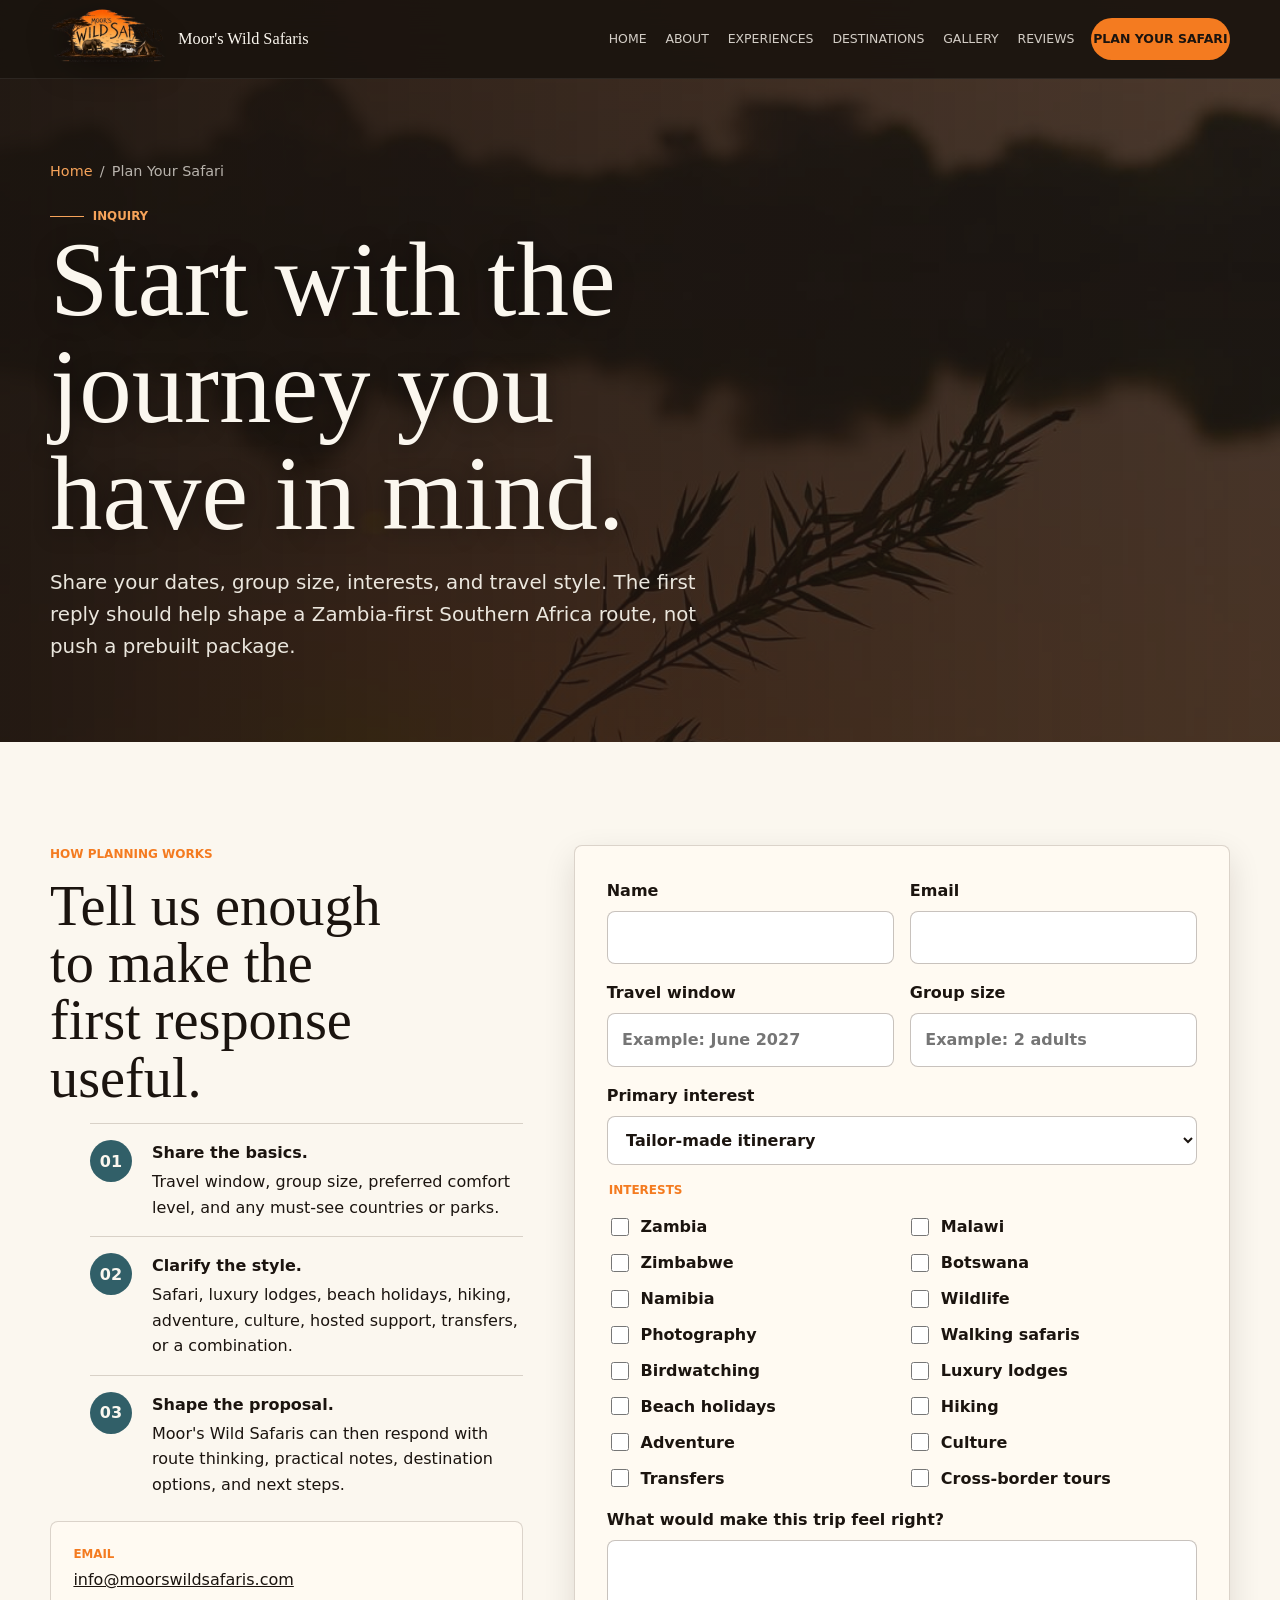
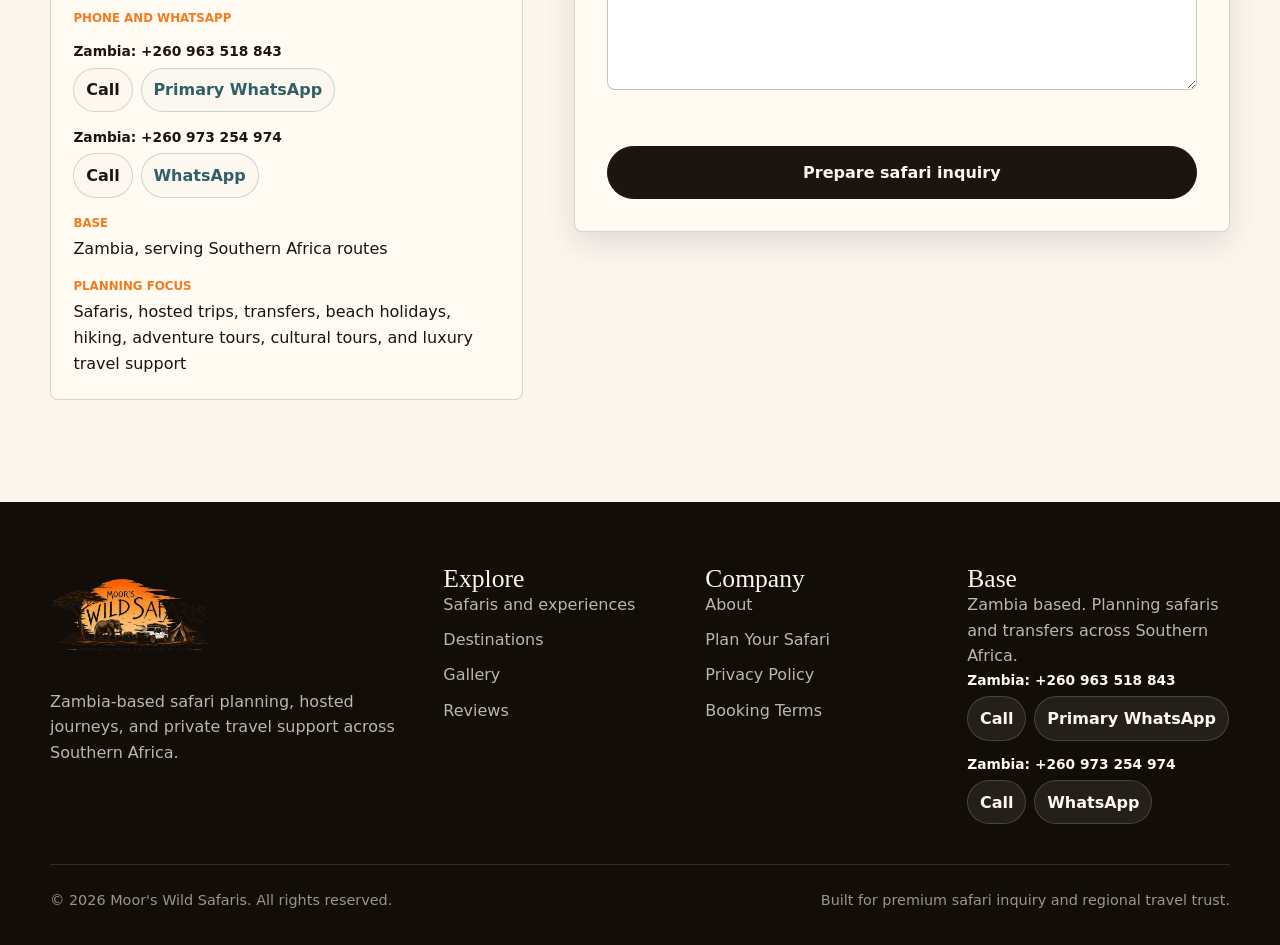
<file: contact.html>
<!doctype html>
<html lang="en">
  <head>
    <meta charset="utf-8">
    <meta name="viewport" content="width=device-width, initial-scale=1">
    <title>Plan Your Safari | Moor's Wild Safaris</title>
    <meta name="description" content="Start a personal safari inquiry with Moor's Wild Safaris for Zambia, Southern Africa, hosted trips, and private transfers.">
    <link rel="canonical" href="https://moorswildsafaris.com/contact.html">
    <link rel="icon" href="assets/logos/moors-wild-safaris-logo-transparent.png">
    <link rel="stylesheet" href="assets/css/styles.css">
  </head>
  <body class="interior">
    <a class="skip-link" href="#main">Skip to content</a>
    <header class="site-header">
      <div class="nav-wrap">
        <a class="brand" href="index.html" aria-label="Moor's Wild Safaris home"><img src="assets/logos/moors-wild-safaris-logo-transparent.png" alt="Moor's Wild Safaris logo"><span>Moor's Wild Safaris</span></a>
        <button class="nav-toggle" type="button" aria-label="Open navigation" aria-expanded="false"><svg viewBox="0 0 24 24" aria-hidden="true"><path d="M4 7h16M4 12h16M4 17h16" fill="none" stroke="currentColor" stroke-width="2" stroke-linecap="round"/></svg></button>
        <nav class="site-nav" aria-label="Primary navigation"><a href="index.html">Home</a><a href="about.html">About</a><a href="experiences.html">Experiences</a><a href="destinations.html">Destinations</a><a href="gallery.html">Gallery</a><a href="reviews.html">Reviews</a><a class="nav-cta" href="contact.html" aria-current="page">Plan Your Safari</a></nav>
      </div>
    </header>
    <main id="main">
      <section class="page-hero">
        <div class="page-hero-inner" data-reveal>
          <div class="breadcrumbs"><a href="index.html">Home</a><span>/</span><span>Plan Your Safari</span></div>
          <span class="eyebrow">Inquiry</span>
          <h1>Start with the journey you have in mind.</h1>
          <p class="lead">Share your dates, group size, interests, and travel style. The first reply should help shape a Zambia-first Southern Africa route, not push a prebuilt package.</p>
        </div>
      </section>

      <section class="section contact-grid" data-reveal>
        <div>
          <p class="kicker">How planning works</p>
          <h2>Tell us enough to make the first response useful.</h2>
          <ol class="number-list">
            <li><div><strong>Share the basics.</strong><p>Travel window, group size, preferred comfort level, and any must-see countries or parks.</p></div></li>
            <li><div><strong>Clarify the style.</strong><p>Safari, luxury lodges, beach holidays, hiking, adventure, culture, hosted support, transfers, or a combination.</p></div></li>
            <li><div><strong>Shape the proposal.</strong><p>Moor's Wild Safaris can then respond with route thinking, practical notes, destination options, and next steps.</p></div></li>
          </ol>
          <div class="side-panel" style="margin-top: 1.5rem;">
            <dl>
              <div><dt>Email</dt><dd><a href="mailto:info@moorswildsafaris.com">info@moorswildsafaris.com</a></dd></div>
              <div><dt>Phone and WhatsApp</dt><dd><div class="contact-list" data-contact-list="contact"></div></dd></div>
              <div><dt>Base</dt><dd>Zambia, serving Southern Africa routes</dd></div>
              <div><dt>Planning focus</dt><dd>Safaris, hosted trips, transfers, beach holidays, hiking, adventure tours, cultural tours, and luxury travel support</dd></div>
            </dl>
          </div>
        </div>

        <form class="contact-form" data-inquiry-form action="mailto:info@moorswildsafaris.com" method="post" enctype="text/plain">
          <div class="field-grid">
            <label>Name <input name="name" autocomplete="name" required></label>
            <label>Email <input name="email" type="email" autocomplete="email" required></label>
          </div>
          <div class="field-grid">
            <label>Travel window <input name="travel-window" placeholder="Example: June 2027" required></label>
            <label>Group size <input name="group-size" inputmode="numeric" placeholder="Example: 2 adults"></label>
          </div>
          <label>Primary interest
            <select name="primary-interest">
              <option>Tailor-made itinerary</option>
              <option>Private safari</option>
              <option>Luxury safari</option>
              <option>Mobile safari</option>
              <option>Lodge safari</option>
              <option>Photographic safari</option>
              <option>Walking safari</option>
              <option>Birdwatching tour</option>
              <option>Camping safari</option>
              <option>Beach holiday</option>
              <option>Hiking and trekking trip</option>
              <option>Adventure tour</option>
              <option>Cultural tour</option>
              <option>Family holiday</option>
              <option>Cross-border tour</option>
              <option>Transfers and transport</option>
            </select>
          </label>
          <fieldset style="border: 0; padding: 0; margin: 0;">
            <legend class="kicker">Interests</legend>
            <div class="checkbox-grid">
              <label class="check"><input type="checkbox" name="interests" value="Zambia"> Zambia</label>
              <label class="check"><input type="checkbox" name="interests" value="Malawi"> Malawi</label>
              <label class="check"><input type="checkbox" name="interests" value="Zimbabwe"> Zimbabwe</label>
              <label class="check"><input type="checkbox" name="interests" value="Botswana"> Botswana</label>
              <label class="check"><input type="checkbox" name="interests" value="Namibia"> Namibia</label>
              <label class="check"><input type="checkbox" name="interests" value="Wildlife"> Wildlife</label>
              <label class="check"><input type="checkbox" name="interests" value="Photography"> Photography</label>
              <label class="check"><input type="checkbox" name="interests" value="Walking safaris"> Walking safaris</label>
              <label class="check"><input type="checkbox" name="interests" value="Birdwatching"> Birdwatching</label>
              <label class="check"><input type="checkbox" name="interests" value="Luxury lodges"> Luxury lodges</label>
              <label class="check"><input type="checkbox" name="interests" value="Beach holidays"> Beach holidays</label>
              <label class="check"><input type="checkbox" name="interests" value="Hiking"> Hiking</label>
              <label class="check"><input type="checkbox" name="interests" value="Adventure"> Adventure</label>
              <label class="check"><input type="checkbox" name="interests" value="Culture"> Culture</label>
              <label class="check"><input type="checkbox" name="interests" value="Transfers"> Transfers</label>
              <label class="check"><input type="checkbox" name="interests" value="Cross-border tours"> Cross-border tours</label>
            </div>
          </fieldset>
          <label>What would make this trip feel right? <textarea name="message" required></textarea></label>
          <p class="form-message" aria-live="polite"></p>
          <button class="btn btn-dark" type="submit">Prepare safari inquiry</button>
        </form>
      </section>
    </main>
    <footer class="site-footer">
      <div class="footer-grid">
        <div><img class="footer-logo" src="assets/logos/moors-wild-safaris-logo-transparent.png" alt="Moor's Wild Safaris logo"><p>Zambia-based safari planning, hosted journeys, and private travel support across Southern Africa.</p></div>
        <div><h3>Explore</h3><div class="footer-links"><a href="experiences.html">Safaris and experiences</a><a href="destinations.html">Destinations</a><a href="gallery.html">Gallery</a><a href="reviews.html">Reviews</a></div></div>
        <div><h3>Company</h3><div class="footer-links"><a href="about.html">About</a><a href="contact.html">Plan Your Safari</a><a href="privacy.html">Privacy Policy</a><a href="terms.html">Booking Terms</a></div></div>
        <div><h3>Base</h3><p>Zambia based. Planning safaris and transfers across Southern Africa.</p><div class="footer-contact" data-contact-list="footer"></div></div>
      </div>
      <div class="footer-bottom"><span>&copy; 2026 Moor's Wild Safaris. All rights reserved.</span><span>Built for premium safari inquiry and regional travel trust.</span></div>
    </footer>
    <script src="assets/js/site.js" defer></script>
  </body>
</html>
</file>
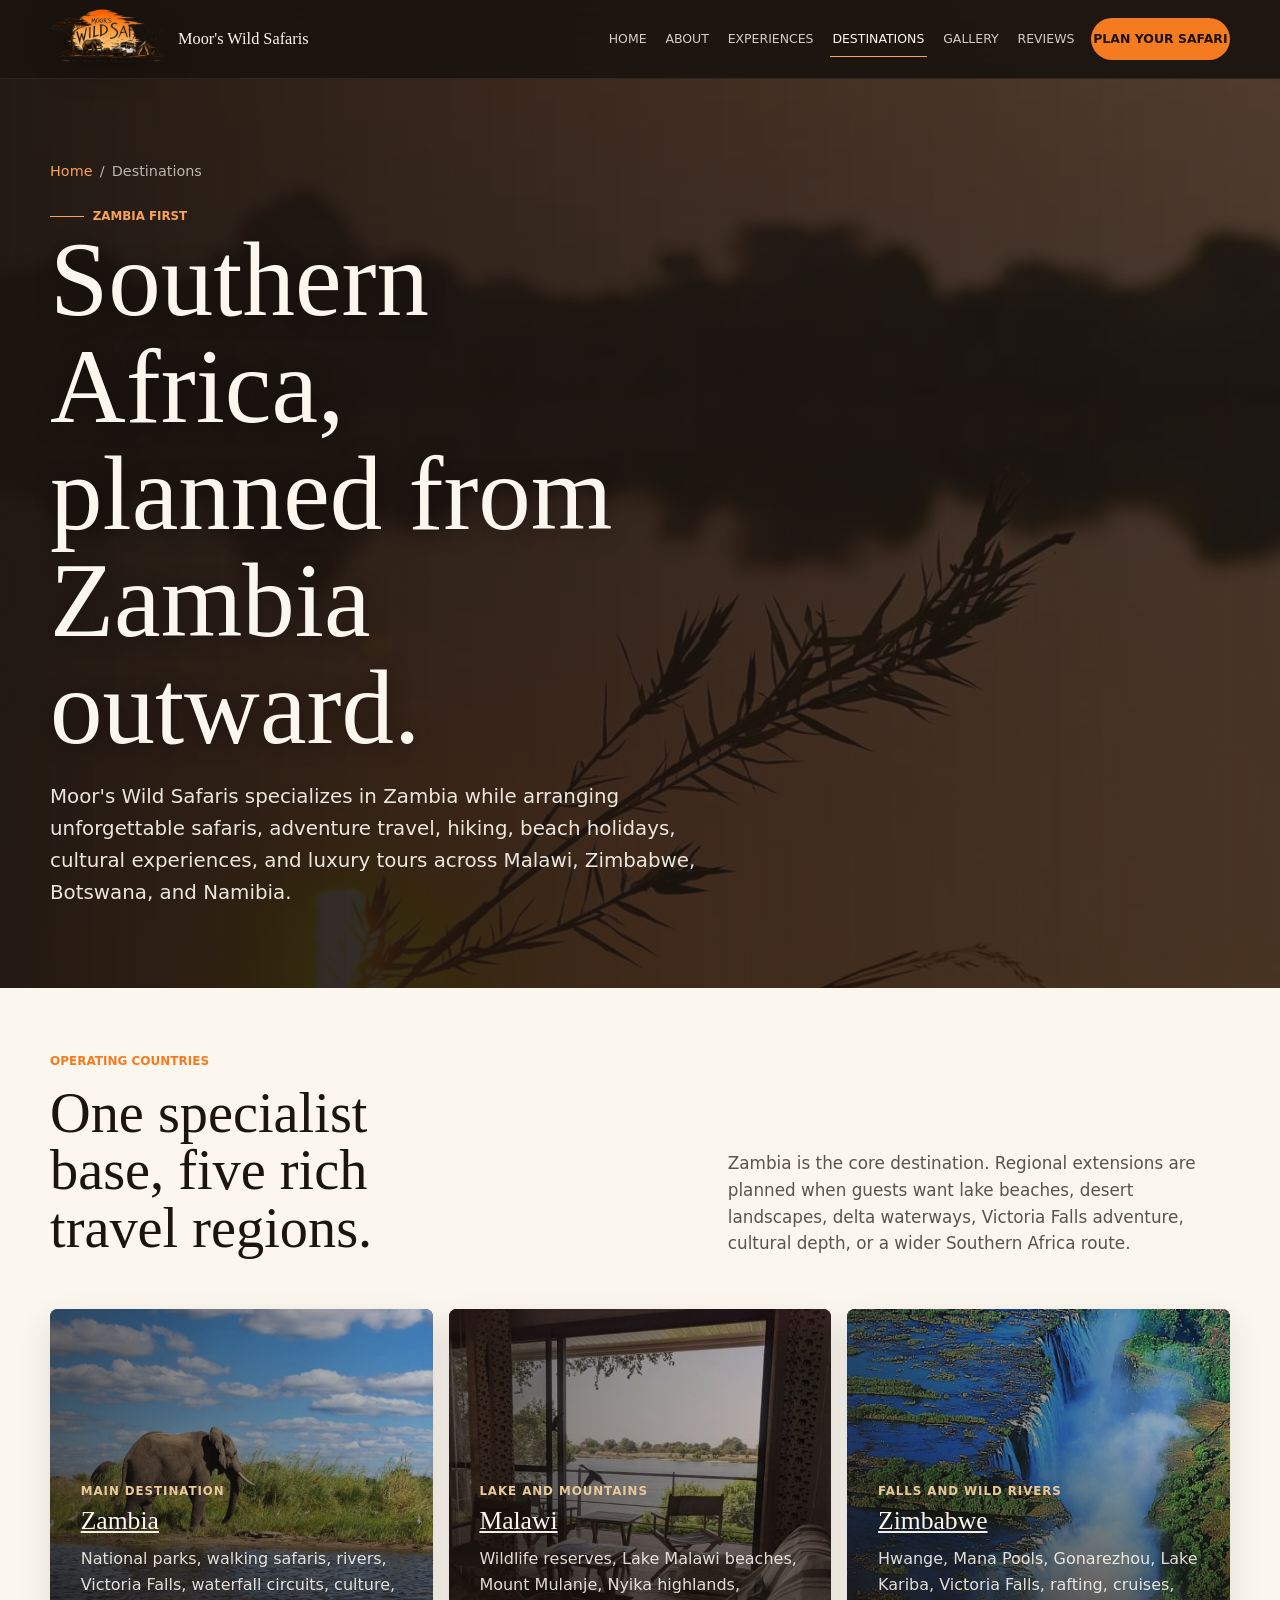
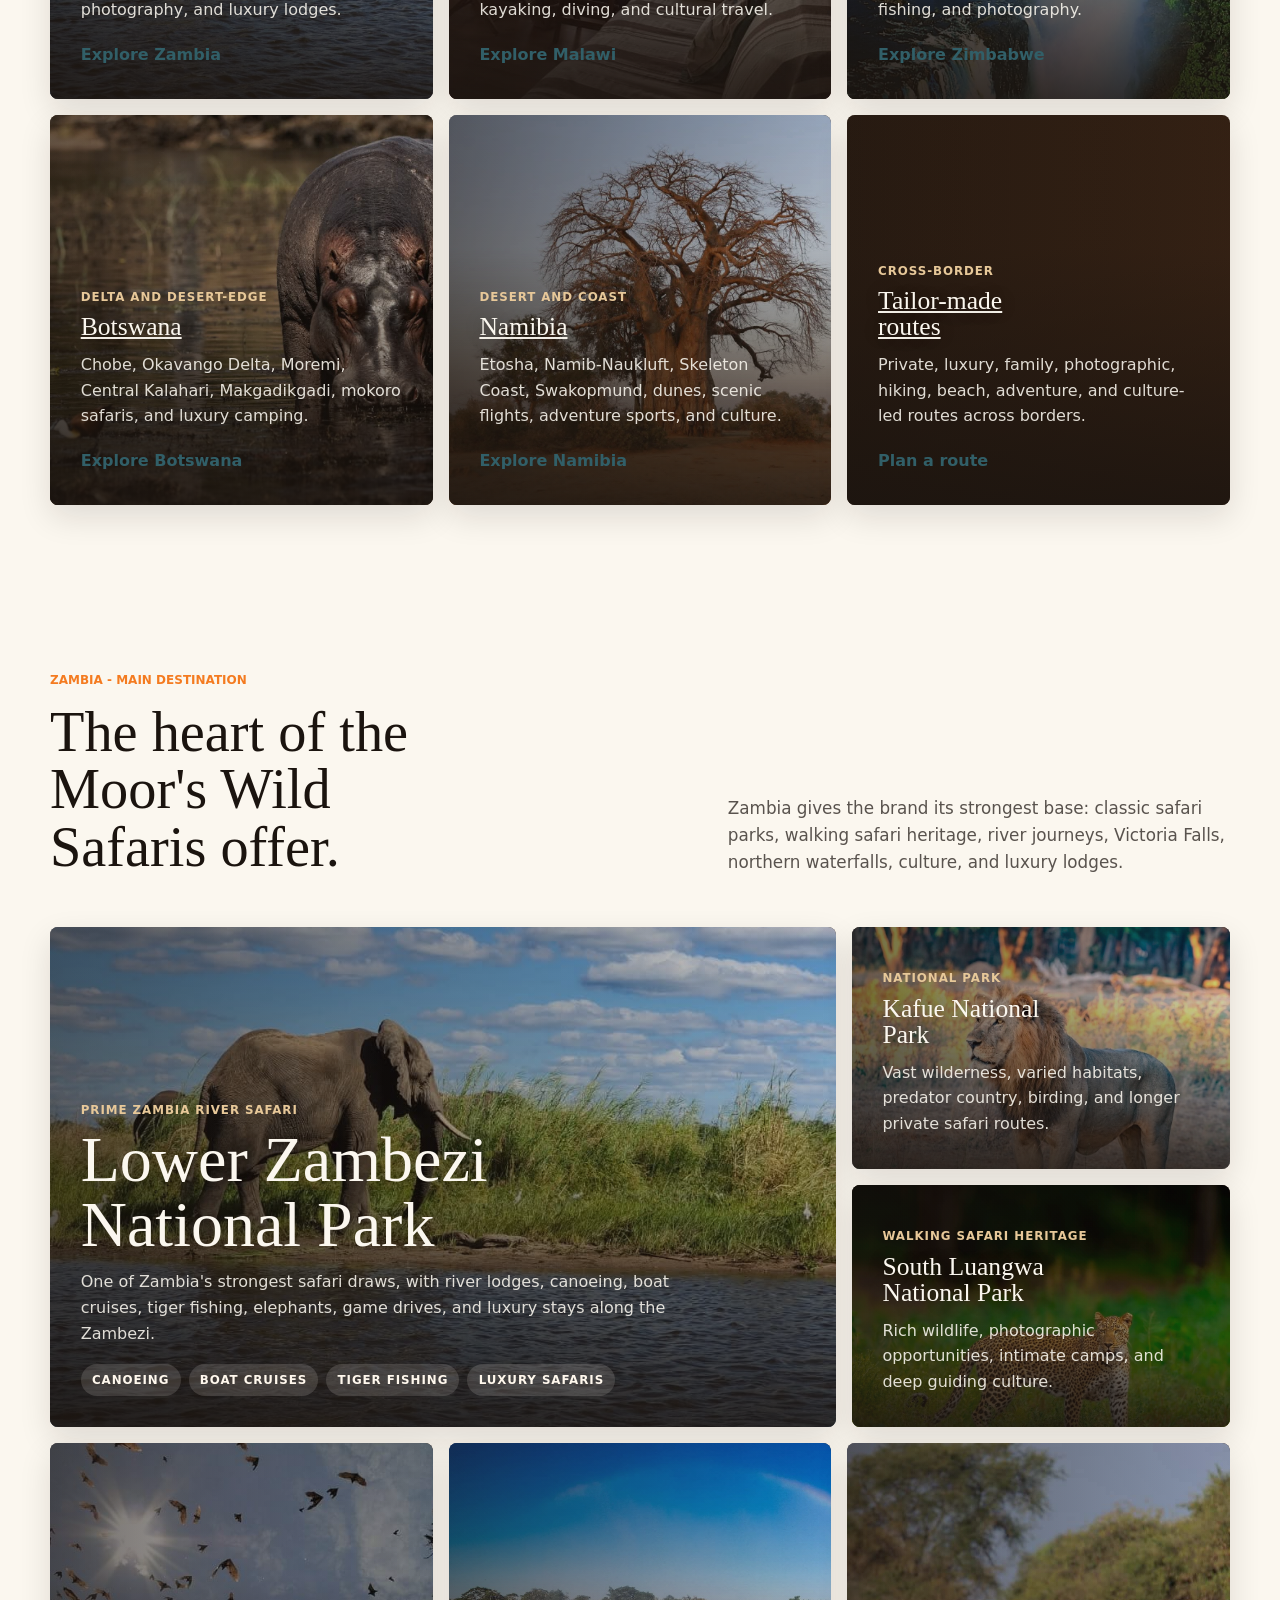
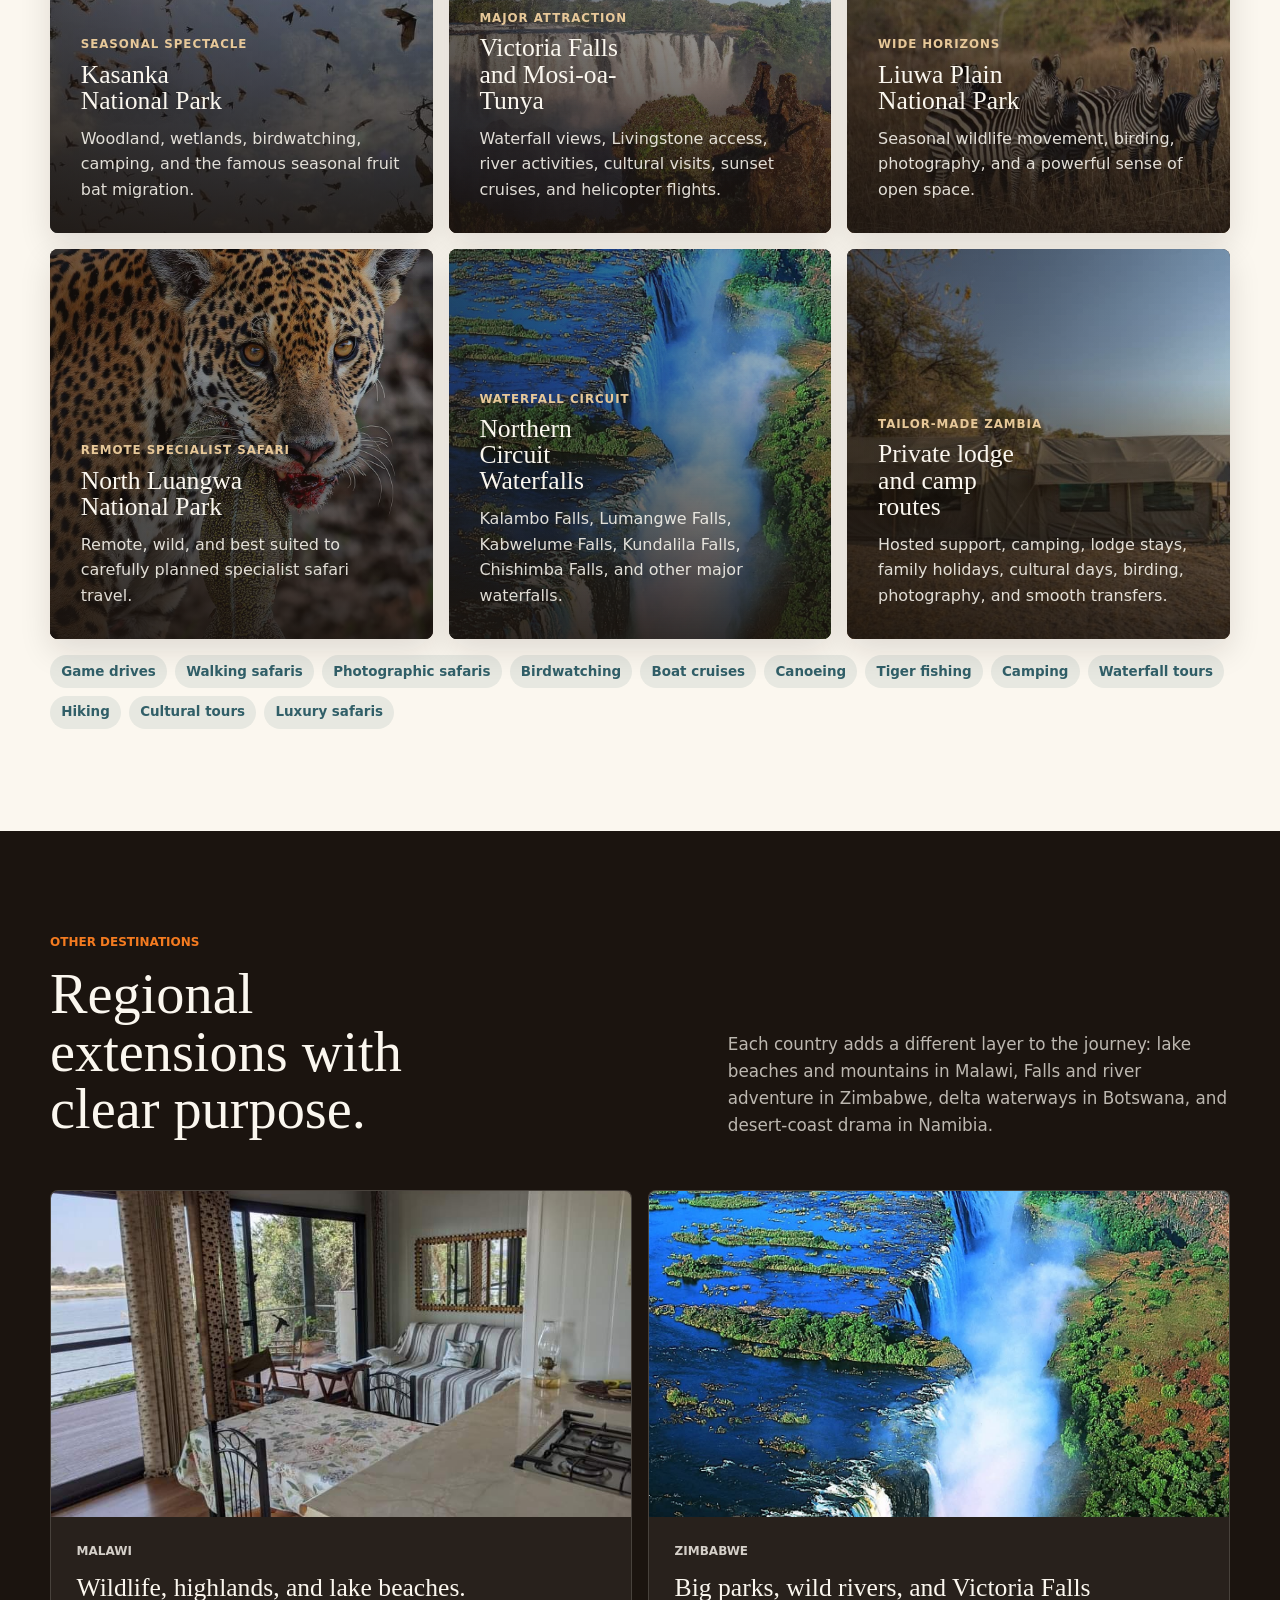
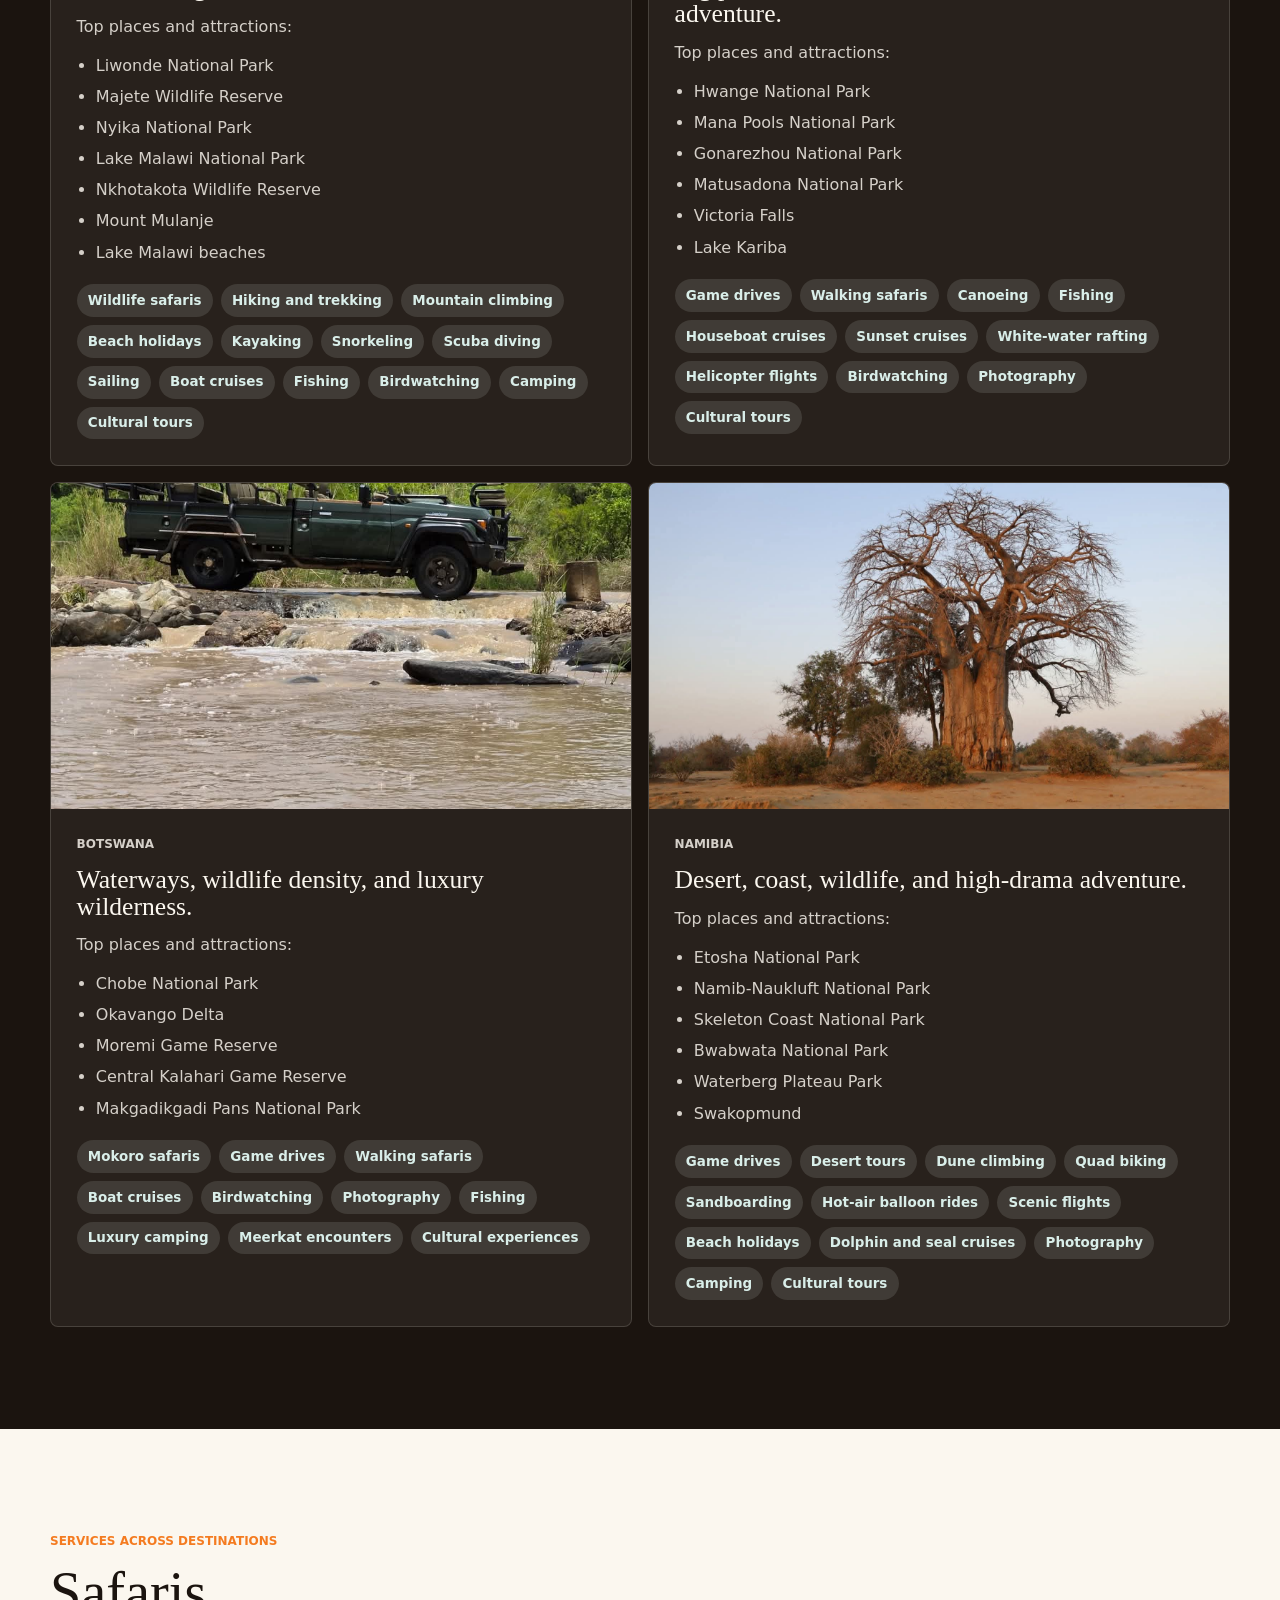
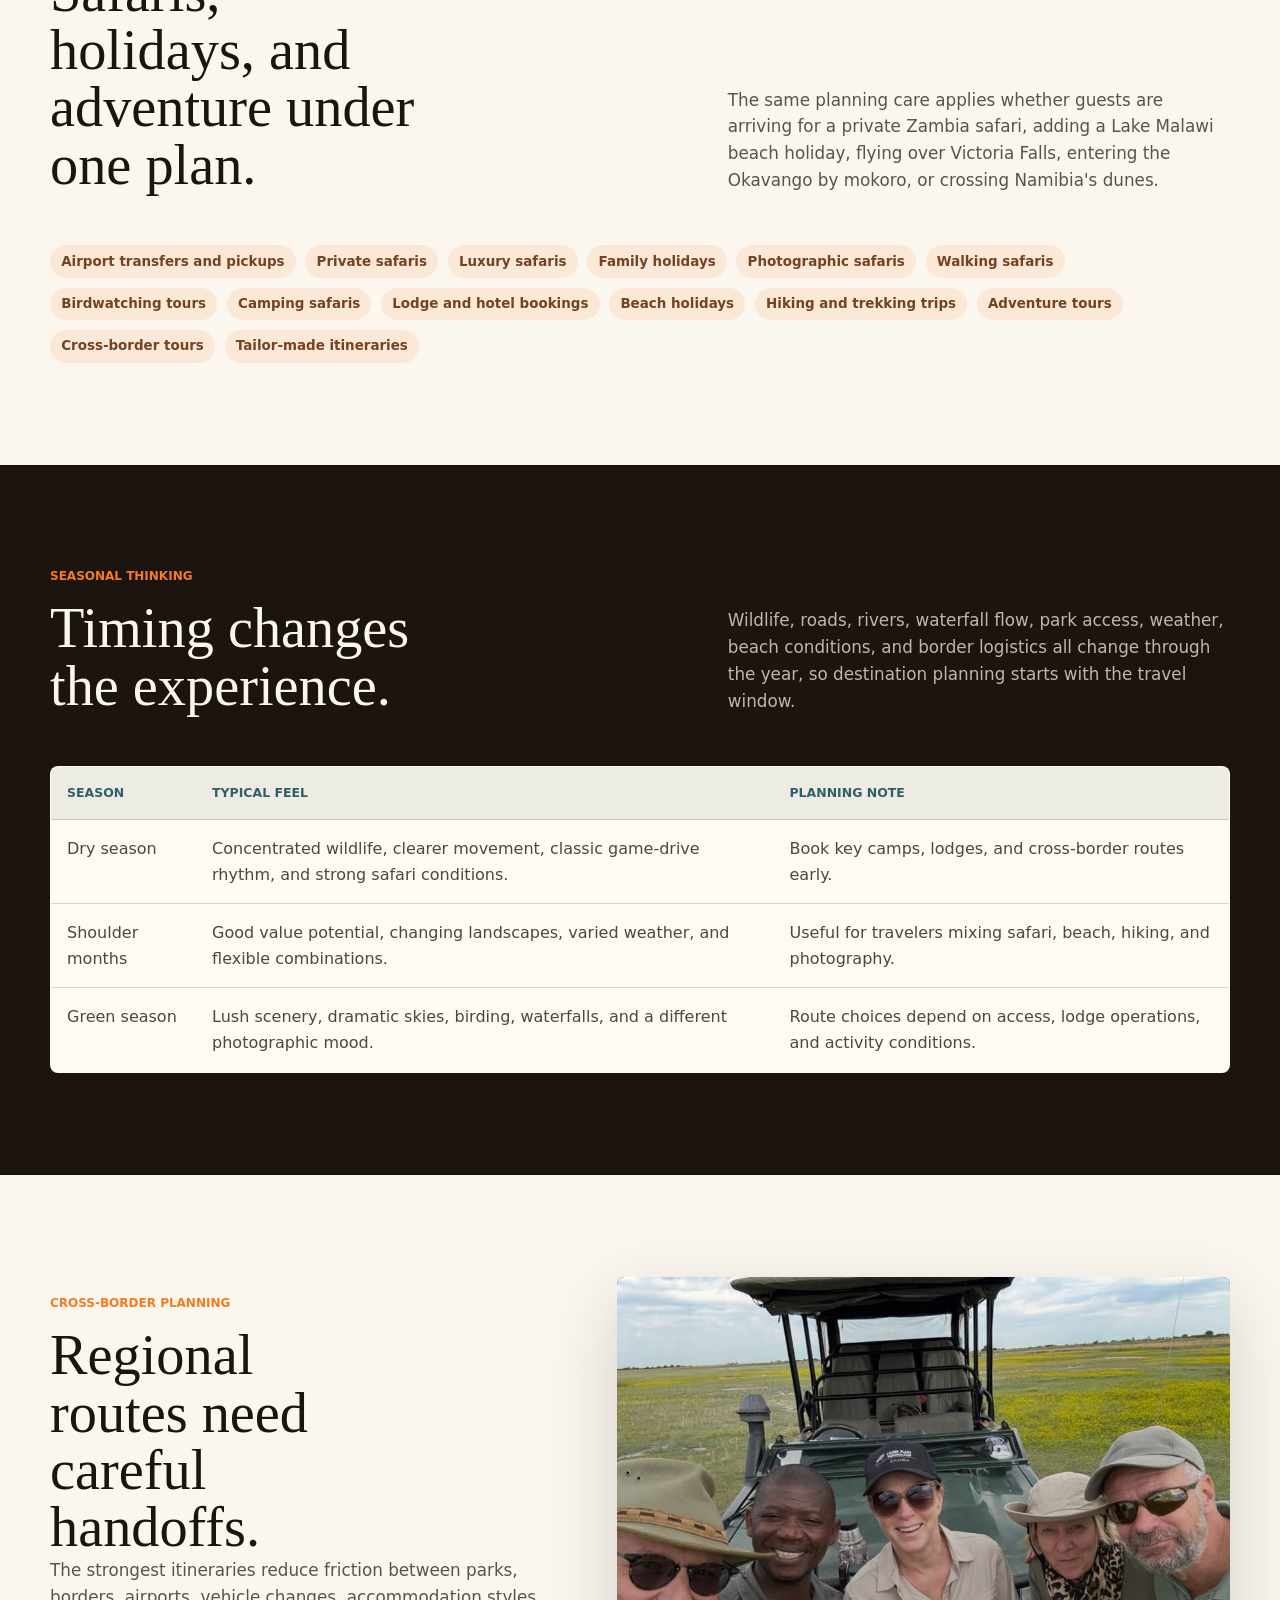
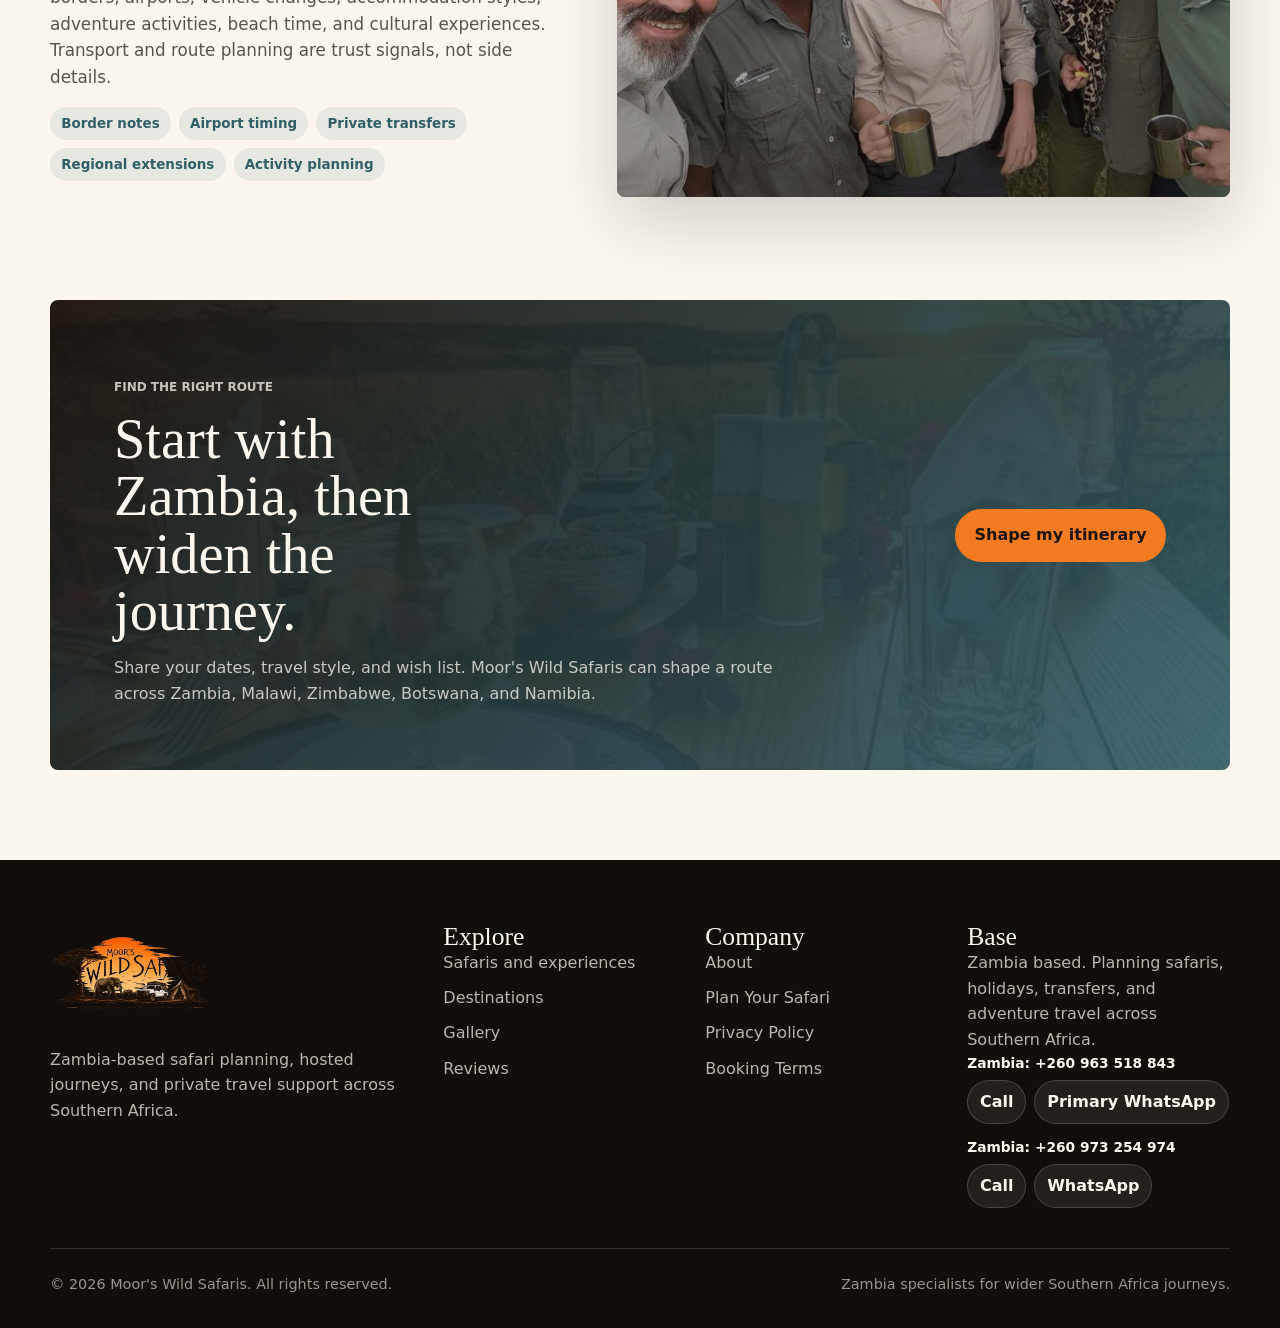
<file: destinations.html>
<!doctype html>
<html lang="en">
  <head>
    <meta charset="utf-8">
    <meta name="viewport" content="width=device-width, initial-scale=1">
    <title>Destinations | Zambia, Malawi, Zimbabwe, Botswana and Namibia</title>
    <meta name="description" content="Explore Zambia as Moor's Wild Safaris' main destination, plus Malawi, Zimbabwe, Botswana, and Namibia for safaris, beaches, hiking, culture, adventure, and luxury tours.">
    <link rel="canonical" href="https://moorswildsafaris.com/destinations.html">
    <link rel="icon" href="assets/logos/moors-wild-safaris-logo-transparent.png">
    <link rel="stylesheet" href="assets/css/styles.css">
  </head>
  <body class="interior">
    <a class="skip-link" href="#main">Skip to content</a>
    <header class="site-header">
      <div class="nav-wrap">
        <a class="brand" href="index.html" aria-label="Moor's Wild Safaris home"><img src="assets/logos/moors-wild-safaris-logo-transparent.png" alt="Moor's Wild Safaris logo"><span>Moor's Wild Safaris</span></a>
        <button class="nav-toggle" type="button" aria-label="Open navigation" aria-expanded="false"><svg viewBox="0 0 24 24" aria-hidden="true"><path d="M4 7h16M4 12h16M4 17h16" fill="none" stroke="currentColor" stroke-width="2" stroke-linecap="round"/></svg></button>
        <nav class="site-nav" aria-label="Primary navigation"><a href="index.html">Home</a><a href="about.html">About</a><a href="experiences.html">Experiences</a><a href="destinations.html" aria-current="page">Destinations</a><a href="gallery.html">Gallery</a><a href="reviews.html">Reviews</a><a class="nav-cta" href="contact.html">Plan Your Safari</a></nav>
      </div>
    </header>

    <main id="main">
      <section class="page-hero">
        <div class="page-hero-inner" data-reveal>
          <div class="breadcrumbs"><a href="index.html">Home</a><span>/</span><span>Destinations</span></div>
          <span class="eyebrow">Zambia first</span>
          <h1>Southern Africa, planned from Zambia outward.</h1>
          <p class="lead">Moor's Wild Safaris specializes in Zambia while arranging unforgettable safaris, adventure travel, hiking, beach holidays, cultural experiences, and luxury tours across Malawi, Zimbabwe, Botswana, and Namibia.</p>
        </div>
      </section>

      <section class="section section-tight" data-reveal>
        <div class="section-header">
          <div><p class="kicker">Operating countries</p><h2>One specialist base, five rich travel regions.</h2></div>
          <p class="intro-copy">Zambia is the core destination. Regional extensions are planned when guests want lake beaches, desert landscapes, delta waterways, Victoria Falls adventure, cultural depth, or a wider Southern Africa route.</p>
        </div>
        <div class="destination-card-grid">
          <article class="destination-card">
            <img src="assets/images/moorsimg3/FB_IMG_1738240071468.jpg" loading="lazy" decoding="async" alt="Elephant moving through river country on a Zambia safari route">
            <div class="destination-card-body">
              <span>Main destination</span>
              <h3><a href="#zambia">Zambia</a></h3>
              <p>National parks, walking safaris, rivers, Victoria Falls, waterfall circuits, culture, photography, and luxury lodges.</p>
              <a class="card-link" href="#zambia">Explore Zambia</a>
            </div>
          </article>
          <article class="destination-card">
            <img src="assets/images/moorsimg3/FB_IMG_1725782875998.jpg" loading="lazy" decoding="async" alt="Waterside lodge view for Malawi lake and mountain extensions">
            <div class="destination-card-body">
              <span>Lake and mountains</span>
              <h3><a href="#malawi">Malawi</a></h3>
              <p>Wildlife reserves, Lake Malawi beaches, Mount Mulanje, Nyika highlands, kayaking, diving, and cultural travel.</p>
              <a class="card-link" href="#malawi">Explore Malawi</a>
            </div>
          </article>
          <article class="destination-card">
            <img src="assets/images/moorsimg2/1001027988.jpg" loading="lazy" decoding="async" alt="Victoria Falls spray for Zimbabwe and river adventure routes">
            <div class="destination-card-body">
              <span>Falls and wild rivers</span>
              <h3><a href="#zimbabwe">Zimbabwe</a></h3>
              <p>Hwange, Mana Pools, Gonarezhou, Lake Kariba, Victoria Falls, rafting, cruises, fishing, and photography.</p>
              <a class="card-link" href="#zimbabwe">Explore Zimbabwe</a>
            </div>
          </article>
          <article class="destination-card">
            <img src="assets/images/moorsimg2/1001029251.jpg" loading="lazy" decoding="async" alt="Hippo in water for Botswana delta and river safari planning">
            <div class="destination-card-body">
              <span>Delta and desert-edge</span>
              <h3><a href="#botswana">Botswana</a></h3>
              <p>Chobe, Okavango Delta, Moremi, Central Kalahari, Makgadikgadi, mokoro safaris, and luxury camping.</p>
              <a class="card-link" href="#botswana">Explore Botswana</a>
            </div>
          </article>
          <article class="destination-card">
            <img src="assets/images/moorsimg2/1001555952.jpg" loading="lazy" decoding="async" alt="Dry-country baobab landscape for desert and coast extensions">
            <div class="destination-card-body">
              <span>Desert and coast</span>
              <h3><a href="#namibia">Namibia</a></h3>
              <p>Etosha, Namib-Naukluft, Skeleton Coast, Swakopmund, dunes, scenic flights, adventure sports, and culture.</p>
              <a class="card-link" href="#namibia">Explore Namibia</a>
            </div>
          </article>
          <article class="destination-card">
            <img src="assets/images/moorsimg3/FB_IMG_1731176225802.jpg" loading="lazy" decoding="async" alt="Safari vehicle ready for a cross-border Southern Africa route">
            <div class="destination-card-body">
              <span>Cross-border</span>
              <h3><a href="#regional-routes">Tailor-made routes</a></h3>
              <p>Private, luxury, family, photographic, hiking, beach, adventure, and culture-led routes across borders.</p>
              <a class="card-link" href="contact.html">Plan a route</a>
            </div>
          </article>
        </div>
      </section>

      <section class="section" id="zambia" data-reveal>
        <div class="section-header">
          <div><p class="kicker">Zambia - main destination</p><h2>The heart of the Moor's Wild Safaris offer.</h2></div>
          <p class="intro-copy">Zambia gives the brand its strongest base: classic safari parks, walking safari heritage, river journeys, Victoria Falls, northern waterfalls, culture, and luxury lodges.</p>
        </div>
        <div class="destination-card-grid featured-grid">
          <article class="destination-card is-wide" id="lower-zambezi">
            <img src="assets/images/moorsimg3/FB_IMG_1738240071468.jpg" loading="lazy" decoding="async" alt="Elephant moving through river country for a Lower Zambezi safari">
            <div class="destination-card-body">
              <span>Prime Zambia river safari</span>
              <h3>Lower Zambezi National Park</h3>
              <p>One of Zambia's strongest safari draws, with river lodges, canoeing, boat cruises, tiger fishing, elephants, game drives, and luxury stays along the Zambezi.</p>
              <div class="tag-list"><span class="tag">Canoeing</span><span class="tag">Boat cruises</span><span class="tag">Tiger fishing</span><span class="tag">Luxury safaris</span></div>
            </div>
          </article>
          <div class="destination-card-stack">
            <article class="destination-card is-compact">
              <img src="assets/images/moorsimg/1001575837.jpg" loading="lazy" decoding="async" alt="Male lion in warm light for Kafue safari routes">
              <div class="destination-card-body">
                <span>National park</span>
                <h3>Kafue National Park</h3>
                <p>Vast wilderness, varied habitats, predator country, birding, and longer private safari routes.</p>
              </div>
            </article>
            <article class="destination-card is-compact" id="south-luangwa">
              <img src="assets/images/moorsimg/1001575813.jpg" loading="lazy" decoding="async" alt="Leopard in green cover for South Luangwa safari planning">
              <div class="destination-card-body">
                <span>Walking safari heritage</span>
                <h3>South Luangwa National Park</h3>
                <p>Rich wildlife, photographic opportunities, intimate camps, and deep guiding culture.</p>
              </div>
            </article>
          </div>
        </div>
        <div class="destination-card-grid">
          <article class="destination-card">
            <img src="assets/images/moorsimg3/FB_IMG_1726576515579.jpg" loading="lazy" decoding="async" alt="Fruit bats in the sky for Kasanka migration planning">
            <div class="destination-card-body">
              <span>Seasonal spectacle</span>
              <h3>Kasanka National Park</h3>
              <p>Woodland, wetlands, birdwatching, camping, and the famous seasonal fruit bat migration.</p>
            </div>
          </article>
          <article class="destination-card">
            <img src="assets/images/moorsimg2/1000934186.jpg" loading="lazy" decoding="async" alt="Victoria Falls and rainbow spray from a safari viewpoint">
            <div class="destination-card-body">
              <span>Major attraction</span>
              <h3>Victoria Falls and Mosi-oa-Tunya</h3>
              <p>Waterfall views, Livingstone access, river activities, cultural visits, sunset cruises, and helicopter flights.</p>
            </div>
          </article>
          <article class="destination-card">
            <img src="assets/images/moorsimg3/FB_IMG_1601498961076.jpg" loading="lazy" decoding="async" alt="Zebra in open grassland for wide-horizon Zambia safari routes">
            <div class="destination-card-body">
              <span>Wide horizons</span>
              <h3>Liuwa Plain National Park</h3>
              <p>Seasonal wildlife movement, birding, photography, and a powerful sense of open space.</p>
            </div>
          </article>
          <article class="destination-card">
            <img src="assets/images/moorsimg3/FB_IMG_1724277871522.jpg" loading="lazy" decoding="async" alt="Leopard sighting for remote North Luangwa safari planning">
            <div class="destination-card-body">
              <span>Remote specialist safari</span>
              <h3>North Luangwa National Park</h3>
              <p>Remote, wild, and best suited to carefully planned specialist safari travel.</p>
            </div>
          </article>
          <article class="destination-card">
            <img src="assets/images/moorsimg2/1001027988.jpg" loading="lazy" decoding="async" alt="Waterfall spray for Northern Circuit waterfall tours">
            <div class="destination-card-body">
              <span>Waterfall circuit</span>
              <h3>Northern Circuit Waterfalls</h3>
              <p>Kalambo Falls, Lumangwe Falls, Kabwelume Falls, Kundalila Falls, Chishimba Falls, and other major waterfalls.</p>
            </div>
          </article>
          <article class="destination-card">
            <img src="assets/images/moorsimg3/IMG-20250108-WA0039.jpg" loading="lazy" decoding="async" alt="Mobile safari camp set for private Zambia safari planning">
            <div class="destination-card-body">
              <span>Tailor-made Zambia</span>
              <h3>Private lodge and camp routes</h3>
              <p>Hosted support, camping, lodge stays, family holidays, cultural days, birding, photography, and smooth transfers.</p>
            </div>
          </article>
        </div>
        <div class="tag-list">
          <span class="tag">Game drives</span><span class="tag">Walking safaris</span><span class="tag">Photographic safaris</span><span class="tag">Birdwatching</span><span class="tag">Boat cruises</span><span class="tag">Canoeing</span><span class="tag">Tiger fishing</span><span class="tag">Camping</span><span class="tag">Waterfall tours</span><span class="tag">Hiking</span><span class="tag">Cultural tours</span><span class="tag">Luxury safaris</span>
        </div>
      </section>

      <section class="band" id="regional-routes">
        <div class="section" data-reveal>
          <div class="section-header">
            <div><p class="kicker">Other destinations</p><h2>Regional extensions with clear purpose.</h2></div>
            <p class="intro-copy">Each country adds a different layer to the journey: lake beaches and mountains in Malawi, Falls and river adventure in Zimbabwe, delta waterways in Botswana, and desert-coast drama in Namibia.</p>
          </div>
          <div class="country-grid">
            <article class="card country-card has-media" id="malawi">
              <div class="card-media">
                <img src="assets/images/moorsimg3/FB_IMG_1725782864503.jpg" loading="lazy" decoding="async" alt="Quiet waterside lodge setting for Malawi beach and lake extensions">
              </div>
              <div class="country-card-body">
                <p class="kicker">Malawi</p>
                <h3>Wildlife, highlands, and lake beaches.</h3>
                <p>Top places and attractions:</p>
                <ul>
                  <li>Liwonde National Park</li>
                  <li>Majete Wildlife Reserve</li>
                  <li>Nyika National Park</li>
                  <li>Lake Malawi National Park</li>
                  <li>Nkhotakota Wildlife Reserve</li>
                  <li>Mount Mulanje</li>
                  <li>Lake Malawi beaches</li>
                </ul>
                <div class="tag-list"><span class="tag">Wildlife safaris</span><span class="tag">Hiking and trekking</span><span class="tag">Mountain climbing</span><span class="tag">Beach holidays</span><span class="tag">Kayaking</span><span class="tag">Snorkeling</span><span class="tag">Scuba diving</span><span class="tag">Sailing</span><span class="tag">Boat cruises</span><span class="tag">Fishing</span><span class="tag">Birdwatching</span><span class="tag">Camping</span><span class="tag">Cultural tours</span></div>
              </div>
            </article>

            <article class="card country-card has-media" id="zimbabwe">
              <div class="card-media">
                <img src="assets/images/moorsimg2/1001027988.jpg" loading="lazy" decoding="async" alt="Victoria Falls spray for Zimbabwe safari and river adventure routes">
              </div>
              <div class="country-card-body">
                <p class="kicker">Zimbabwe</p>
                <h3>Big parks, wild rivers, and Victoria Falls adventure.</h3>
                <p>Top places and attractions:</p>
                <ul>
                  <li>Hwange National Park</li>
                  <li>Mana Pools National Park</li>
                  <li>Gonarezhou National Park</li>
                  <li>Matusadona National Park</li>
                  <li>Victoria Falls</li>
                  <li>Lake Kariba</li>
                </ul>
                <div class="tag-list"><span class="tag">Game drives</span><span class="tag">Walking safaris</span><span class="tag">Canoeing</span><span class="tag">Fishing</span><span class="tag">Houseboat cruises</span><span class="tag">Sunset cruises</span><span class="tag">White-water rafting</span><span class="tag">Helicopter flights</span><span class="tag">Birdwatching</span><span class="tag">Photography</span><span class="tag">Cultural tours</span></div>
              </div>
            </article>

            <article class="card country-card has-media" id="botswana">
              <div class="card-media">
                <img src="assets/images/moorsimg2/1001197171.jpg" loading="lazy" decoding="async" alt="Boat safari movement for Botswana waterway routes">
              </div>
              <div class="country-card-body">
                <p class="kicker">Botswana</p>
                <h3>Waterways, wildlife density, and luxury wilderness.</h3>
                <p>Top places and attractions:</p>
                <ul>
                  <li>Chobe National Park</li>
                  <li>Okavango Delta</li>
                  <li>Moremi Game Reserve</li>
                  <li>Central Kalahari Game Reserve</li>
                  <li>Makgadikgadi Pans National Park</li>
                </ul>
                <div class="tag-list"><span class="tag">Mokoro safaris</span><span class="tag">Game drives</span><span class="tag">Walking safaris</span><span class="tag">Boat cruises</span><span class="tag">Birdwatching</span><span class="tag">Photography</span><span class="tag">Fishing</span><span class="tag">Luxury camping</span><span class="tag">Meerkat encounters</span><span class="tag">Cultural experiences</span></div>
              </div>
            </article>

            <article class="card country-card has-media" id="namibia">
              <div class="card-media">
                <img src="assets/images/moorsimg2/1001555952.jpg" loading="lazy" decoding="async" alt="Dry-country baobab landscape for Namibia desert and coast planning">
              </div>
              <div class="country-card-body">
                <p class="kicker">Namibia</p>
                <h3>Desert, coast, wildlife, and high-drama adventure.</h3>
                <p>Top places and attractions:</p>
                <ul>
                  <li>Etosha National Park</li>
                  <li>Namib-Naukluft National Park</li>
                  <li>Skeleton Coast National Park</li>
                  <li>Bwabwata National Park</li>
                  <li>Waterberg Plateau Park</li>
                  <li>Swakopmund</li>
                </ul>
                <div class="tag-list"><span class="tag">Game drives</span><span class="tag">Desert tours</span><span class="tag">Dune climbing</span><span class="tag">Quad biking</span><span class="tag">Sandboarding</span><span class="tag">Hot-air balloon rides</span><span class="tag">Scenic flights</span><span class="tag">Beach holidays</span><span class="tag">Dolphin and seal cruises</span><span class="tag">Photography</span><span class="tag">Camping</span><span class="tag">Cultural tours</span></div>
              </div>
            </article>
          </div>
        </div>
      </section>

      <section class="section" data-reveal>
        <div class="section-header">
          <div><p class="kicker">Services across destinations</p><h2>Safaris, holidays, and adventure under one plan.</h2></div>
          <p class="intro-copy">The same planning care applies whether guests are arriving for a private Zambia safari, adding a Lake Malawi beach holiday, flying over Victoria Falls, entering the Okavango by mokoro, or crossing Namibia's dunes.</p>
        </div>
        <div class="service-cloud" aria-label="Services provided by Moor's Wild Safaris">
          <span class="tag">Airport transfers and pickups</span>
          <span class="tag">Private safaris</span>
          <span class="tag">Luxury safaris</span>
          <span class="tag">Family holidays</span>
          <span class="tag">Photographic safaris</span>
          <span class="tag">Walking safaris</span>
          <span class="tag">Birdwatching tours</span>
          <span class="tag">Camping safaris</span>
          <span class="tag">Lodge and hotel bookings</span>
          <span class="tag">Beach holidays</span>
          <span class="tag">Hiking and trekking trips</span>
          <span class="tag">Adventure tours</span>
          <span class="tag">Cross-border tours</span>
          <span class="tag">Tailor-made itineraries</span>
        </div>
      </section>

      <section class="band">
        <div class="section" data-reveal>
          <div class="section-header">
            <div><p class="kicker">Seasonal thinking</p><h2>Timing changes the experience.</h2></div>
            <p class="intro-copy">Wildlife, roads, rivers, waterfall flow, park access, weather, beach conditions, and border logistics all change through the year, so destination planning starts with the travel window.</p>
          </div>
          <div class="table-wrap">
            <table>
              <thead><tr><th>Season</th><th>Typical feel</th><th>Planning note</th></tr></thead>
              <tbody>
                <tr><td>Dry season</td><td>Concentrated wildlife, clearer movement, classic game-drive rhythm, and strong safari conditions.</td><td>Book key camps, lodges, and cross-border routes early.</td></tr>
                <tr><td>Shoulder months</td><td>Good value potential, changing landscapes, varied weather, and flexible combinations.</td><td>Useful for travelers mixing safari, beach, hiking, and photography.</td></tr>
                <tr><td>Green season</td><td>Lush scenery, dramatic skies, birding, waterfalls, and a different photographic mood.</td><td>Route choices depend on access, lodge operations, and activity conditions.</td></tr>
              </tbody>
            </table>
          </div>
        </div>
      </section>

      <section class="section split" data-reveal>
        <div>
          <p class="kicker">Cross-border planning</p>
          <h2>Regional routes need careful handoffs.</h2>
          <p class="intro-copy">The strongest itineraries reduce friction between parks, borders, airports, vehicle changes, accommodation styles, adventure activities, beach time, and cultural experiences. Transport and route planning are trust signals, not side details.</p>
          <div class="tag-list"><span class="tag">Border notes</span><span class="tag">Airport timing</span><span class="tag">Private transfers</span><span class="tag">Regional extensions</span><span class="tag">Activity planning</span></div>
        </div>
        <div class="image-panel"><img src="assets/images/moorsimg2/1000945349.jpg" loading="lazy" decoding="async" alt="Guests and guide in a safari vehicle prepared for regional travel"></div>
      </section>

      <section class="cta-band" data-reveal>
        <div><p class="kicker">Find the right route</p><h2>Start with Zambia, then widen the journey.</h2><p>Share your dates, travel style, and wish list. Moor's Wild Safaris can shape a route across Zambia, Malawi, Zimbabwe, Botswana, and Namibia.</p></div>
        <a class="btn btn-primary" href="contact.html">Shape my itinerary</a>
      </section>
    </main>

    <footer class="site-footer">
      <div class="footer-grid">
        <div><img class="footer-logo" src="assets/logos/moors-wild-safaris-logo-transparent.png" alt="Moor's Wild Safaris logo"><p>Zambia-based safari planning, hosted journeys, and private travel support across Southern Africa.</p></div>
        <div><h3>Explore</h3><div class="footer-links"><a href="experiences.html">Safaris and experiences</a><a href="destinations.html">Destinations</a><a href="gallery.html">Gallery</a><a href="reviews.html">Reviews</a></div></div>
        <div><h3>Company</h3><div class="footer-links"><a href="about.html">About</a><a href="contact.html">Plan Your Safari</a><a href="privacy.html">Privacy Policy</a><a href="terms.html">Booking Terms</a></div></div>
        <div><h3>Base</h3><p>Zambia based. Planning safaris, holidays, transfers, and adventure travel across Southern Africa.</p><div class="footer-contact" data-contact-list="footer"></div></div>
      </div>
      <div class="footer-bottom"><span>&copy; 2026 Moor's Wild Safaris. All rights reserved.</span><span>Zambia specialists for wider Southern Africa journeys.</span></div>
    </footer>
    <script src="assets/js/site.js" defer></script>
  </body>
</html>
</file>
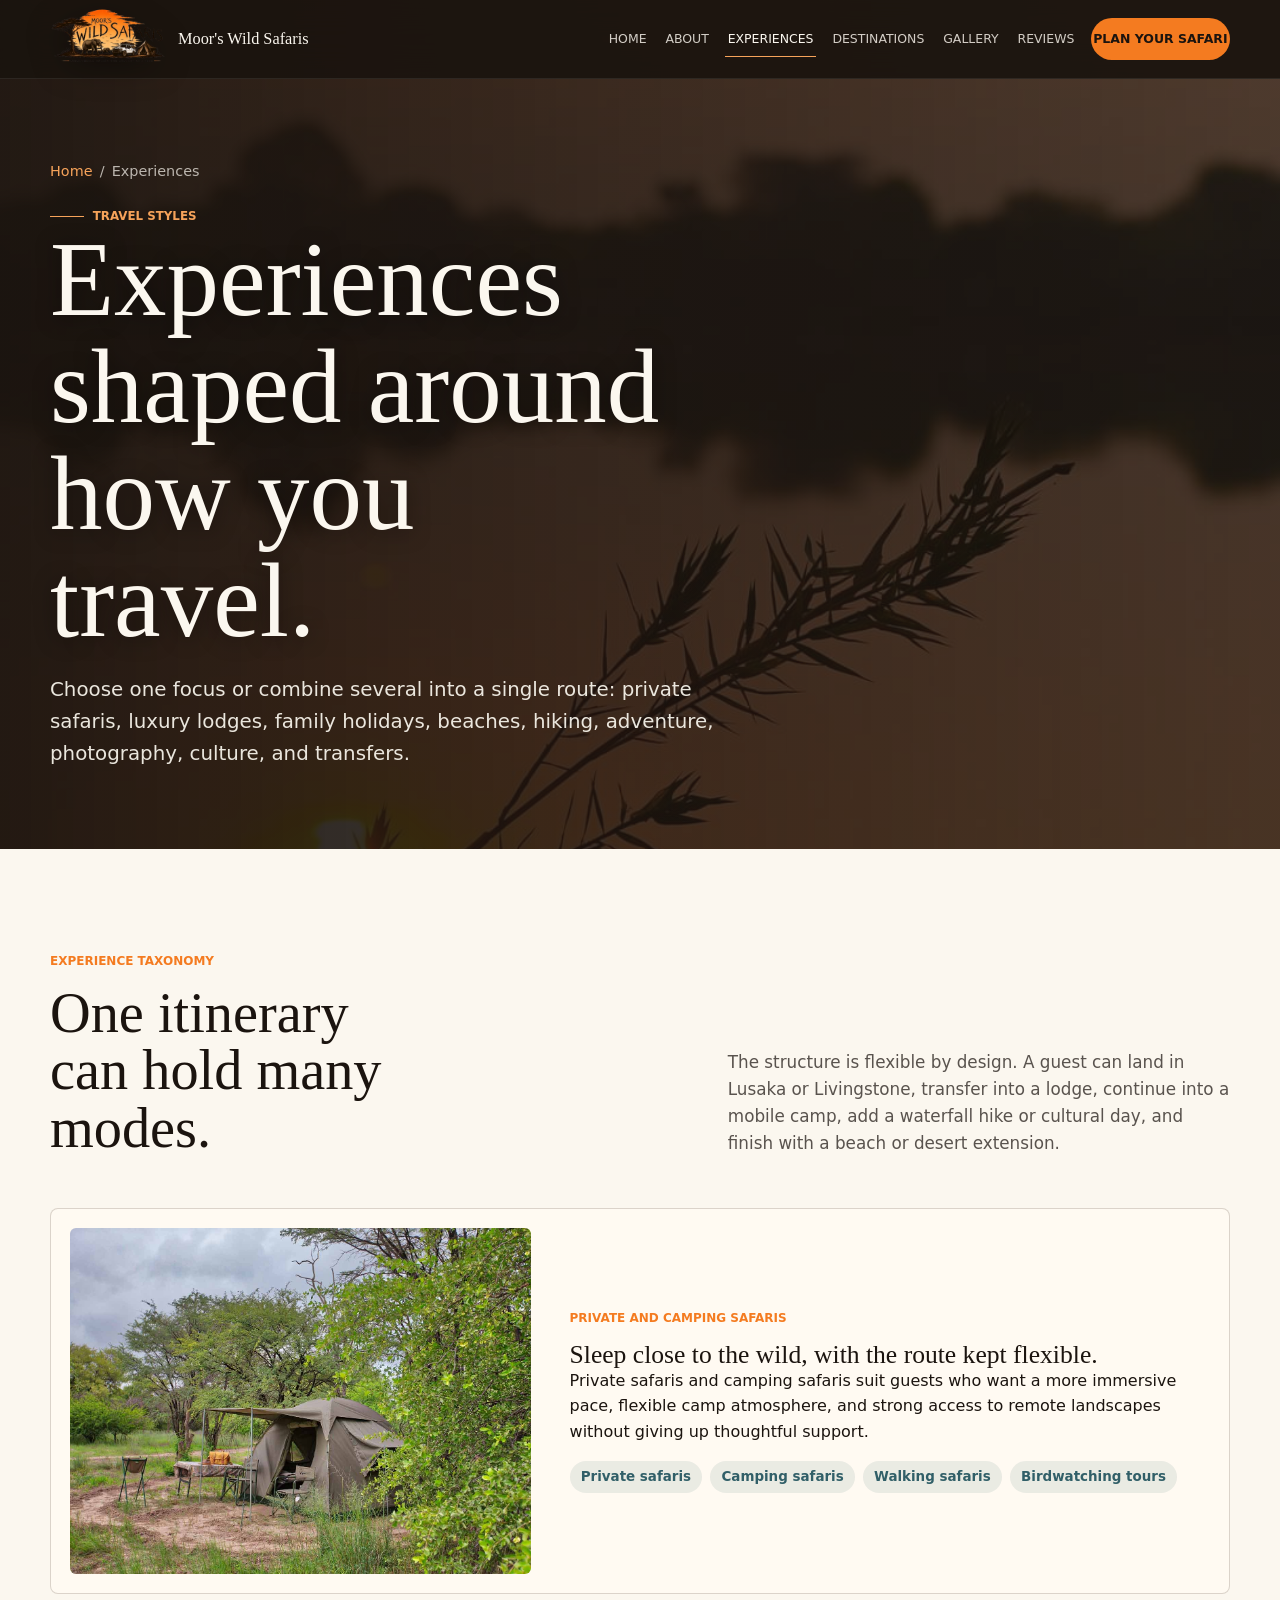
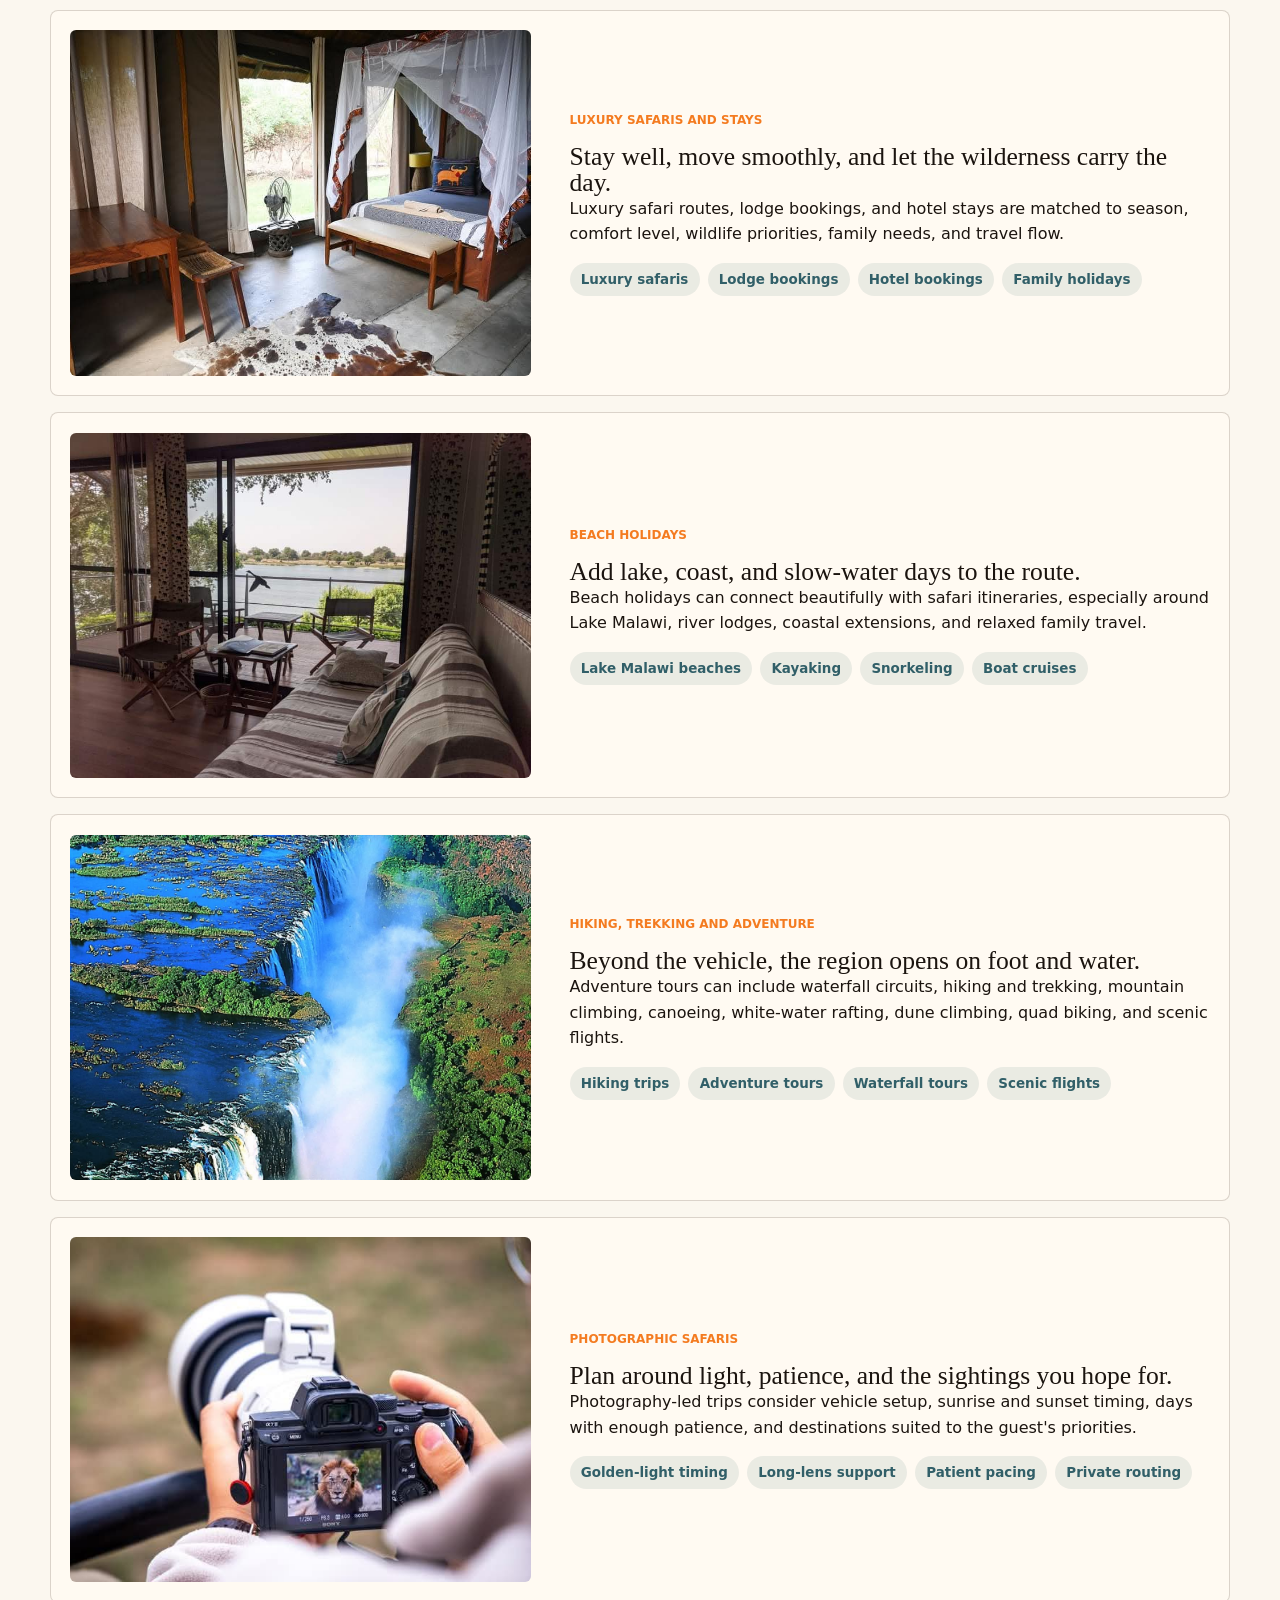
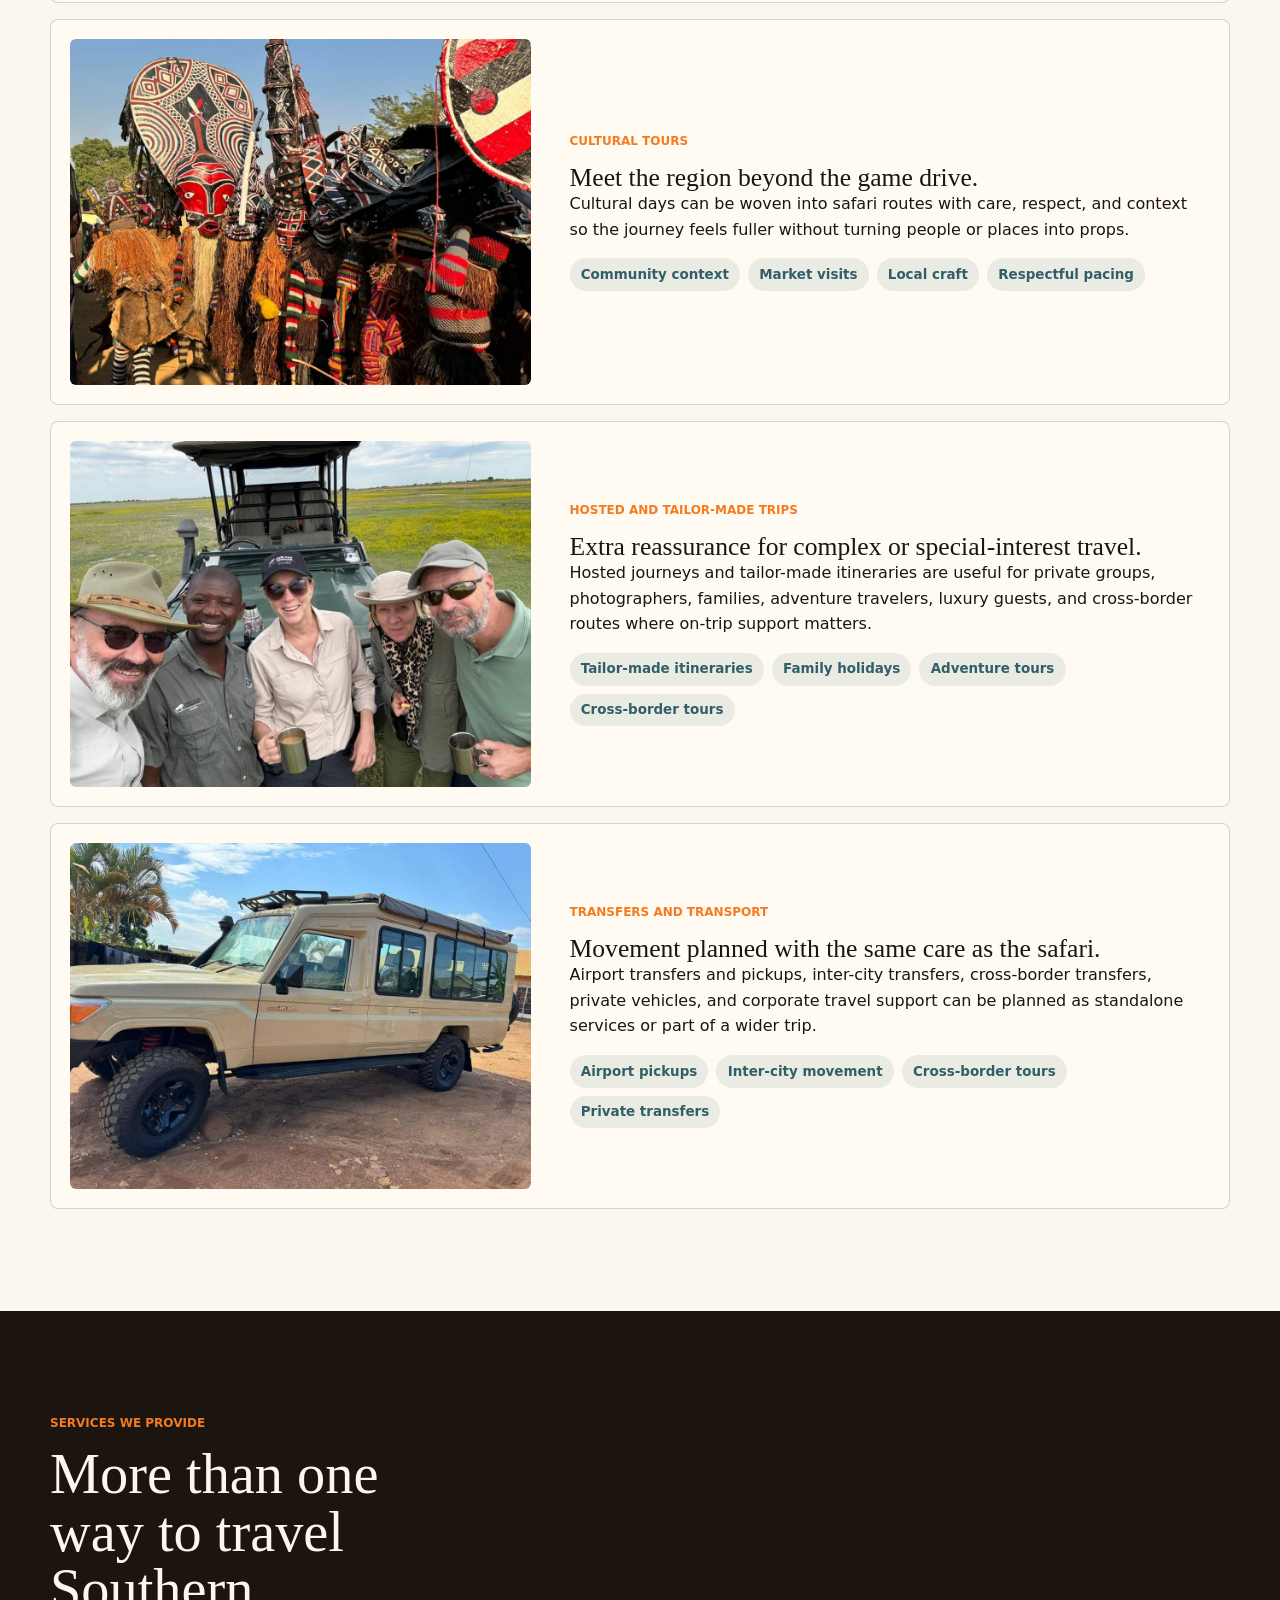
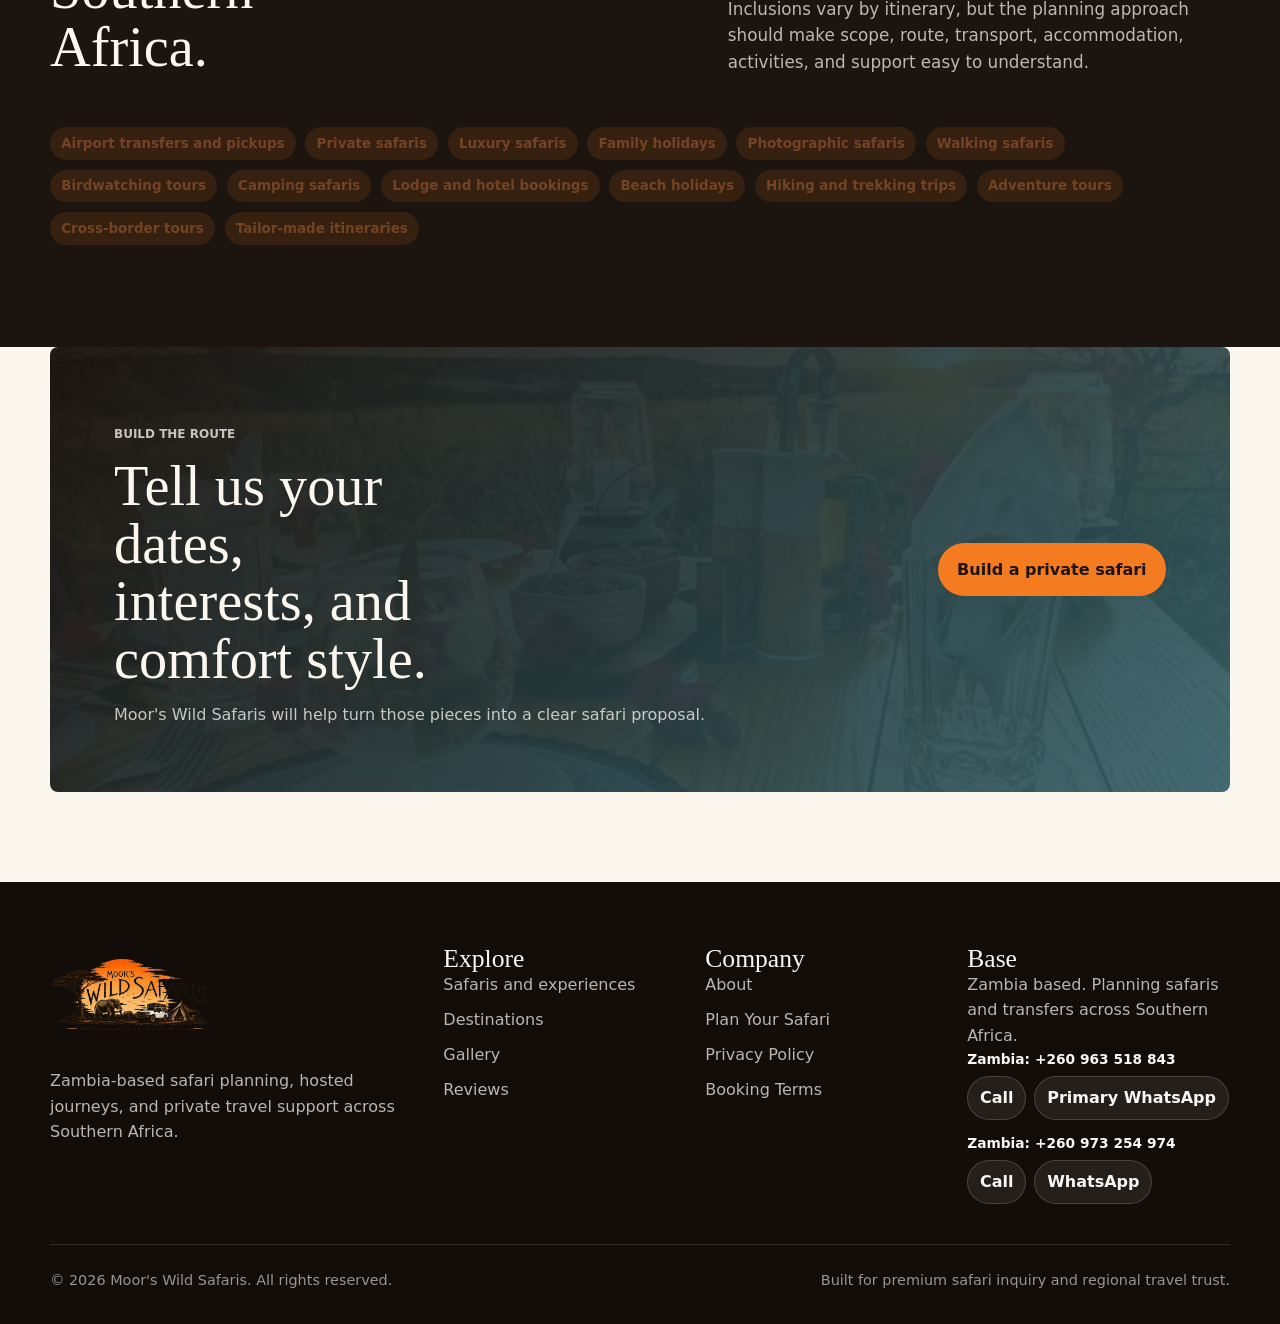
<file: experiences.html>
<!doctype html>
<html lang="en">
  <head>
    <meta charset="utf-8">
    <meta name="viewport" content="width=device-width, initial-scale=1">
    <title>Safaris and Experiences | Moor's Wild Safaris</title>
    <meta name="description" content="Explore private safaris, luxury safaris, family holidays, beach holidays, hiking, adventure tours, photographic safaris, cultural tours, and transfers with Moor's Wild Safaris.">
    <link rel="canonical" href="https://moorswildsafaris.com/experiences.html">
    <link rel="icon" href="assets/logos/moors-wild-safaris-logo-transparent.png">
    <link rel="stylesheet" href="assets/css/styles.css">
  </head>
  <body class="interior">
    <a class="skip-link" href="#main">Skip to content</a>
    <header class="site-header">
      <div class="nav-wrap">
        <a class="brand" href="index.html" aria-label="Moor's Wild Safaris home"><img src="assets/logos/moors-wild-safaris-logo-transparent.png" alt="Moor's Wild Safaris logo"><span>Moor's Wild Safaris</span></a>
        <button class="nav-toggle" type="button" aria-label="Open navigation" aria-expanded="false"><svg viewBox="0 0 24 24" aria-hidden="true"><path d="M4 7h16M4 12h16M4 17h16" fill="none" stroke="currentColor" stroke-width="2" stroke-linecap="round"/></svg></button>
        <nav class="site-nav" aria-label="Primary navigation">
          <a href="index.html">Home</a><a href="about.html">About</a><a href="experiences.html" aria-current="page">Experiences</a><a href="destinations.html">Destinations</a><a href="gallery.html">Gallery</a><a href="reviews.html">Reviews</a><a class="nav-cta" href="contact.html">Plan Your Safari</a>
        </nav>
      </div>
    </header>
    <main id="main">
      <section class="page-hero">
        <div class="page-hero-inner" data-reveal>
          <div class="breadcrumbs"><a href="index.html">Home</a><span>/</span><span>Experiences</span></div>
          <span class="eyebrow">Travel styles</span>
          <h1>Experiences shaped around how you travel.</h1>
          <p class="lead">Choose one focus or combine several into a single route: private safaris, luxury lodges, family holidays, beaches, hiking, adventure, photography, culture, and transfers.</p>
        </div>
      </section>

      <section class="section" data-reveal>
        <div class="section-header">
          <div><p class="kicker">Experience taxonomy</p><h2>One itinerary can hold many modes.</h2></div>
          <p class="intro-copy">The structure is flexible by design. A guest can land in Lusaka or Livingstone, transfer into a lodge, continue into a mobile camp, add a waterfall hike or cultural day, and finish with a beach or desert extension.</p>
        </div>

        <article class="service-detail" id="mobile-safaris">
          <img src="assets/images/moorsimg2/1001426301.jpg" loading="lazy" decoding="async" alt="Canvas tent set for private and camping safaris">
          <div>
            <p class="kicker">Private and camping safaris</p>
            <h3>Sleep close to the wild, with the route kept flexible.</h3>
            <p>Private safaris and camping safaris suit guests who want a more immersive pace, flexible camp atmosphere, and strong access to remote landscapes without giving up thoughtful support.</p>
            <div class="tag-list"><span class="tag">Private safaris</span><span class="tag">Camping safaris</span><span class="tag">Walking safaris</span><span class="tag">Birdwatching tours</span></div>
          </div>
        </article>

        <article class="service-detail" id="lodge-safaris">
          <img src="assets/images/moorsimg2/1000772362.jpg" loading="lazy" decoding="async" alt="Comfortable safari lodge room for luxury safari planning">
          <div>
            <p class="kicker">Luxury safaris and stays</p>
            <h3>Stay well, move smoothly, and let the wilderness carry the day.</h3>
            <p>Luxury safari routes, lodge bookings, and hotel stays are matched to season, comfort level, wildlife priorities, family needs, and travel flow.</p>
            <div class="tag-list"><span class="tag">Luxury safaris</span><span class="tag">Lodge bookings</span><span class="tag">Hotel bookings</span><span class="tag">Family holidays</span></div>
          </div>
        </article>

        <article class="service-detail" id="beach-holidays">
          <img src="assets/images/moorsimg3/FB_IMG_1725782875998.jpg" loading="lazy" decoding="async" alt="Waterside lodge view for relaxed beach and lake extensions">
          <div>
            <p class="kicker">Beach holidays</p>
            <h3>Add lake, coast, and slow-water days to the route.</h3>
            <p>Beach holidays can connect beautifully with safari itineraries, especially around Lake Malawi, river lodges, coastal extensions, and relaxed family travel.</p>
            <div class="tag-list"><span class="tag">Lake Malawi beaches</span><span class="tag">Kayaking</span><span class="tag">Snorkeling</span><span class="tag">Boat cruises</span></div>
          </div>
        </article>

        <article class="service-detail" id="hiking-trekking">
          <img src="assets/images/moorsimg2/1001027988.jpg" loading="lazy" decoding="async" alt="Victoria Falls spray for hiking, rafting, waterfall tours, and adventure travel">
          <div>
            <p class="kicker">Hiking, trekking and adventure</p>
            <h3>Beyond the vehicle, the region opens on foot and water.</h3>
            <p>Adventure tours can include waterfall circuits, hiking and trekking, mountain climbing, canoeing, white-water rafting, dune climbing, quad biking, and scenic flights.</p>
            <div class="tag-list"><span class="tag">Hiking trips</span><span class="tag">Adventure tours</span><span class="tag">Waterfall tours</span><span class="tag">Scenic flights</span></div>
          </div>
        </article>

        <article class="service-detail" id="photographic-safaris">
          <img src="assets/images/moorsimg3/FB_IMG_1740993110798.jpg" loading="lazy" decoding="async" alt="Camera screen focused on a safari sighting">
          <div>
            <p class="kicker">Photographic safaris</p>
            <h3>Plan around light, patience, and the sightings you hope for.</h3>
            <p>Photography-led trips consider vehicle setup, sunrise and sunset timing, days with enough patience, and destinations suited to the guest's priorities.</p>
            <div class="tag-list"><span class="tag">Golden-light timing</span><span class="tag">Long-lens support</span><span class="tag">Patient pacing</span><span class="tag">Private routing</span></div>
          </div>
        </article>

        <article class="service-detail" id="cultural-tours">
          <img src="assets/images/moorsimg3/FB_IMG_1724302287939.jpg" loading="lazy" decoding="async" alt="Cultural performance details for respectful cultural tours">
          <div>
            <p class="kicker">Cultural tours</p>
            <h3>Meet the region beyond the game drive.</h3>
            <p>Cultural days can be woven into safari routes with care, respect, and context so the journey feels fuller without turning people or places into props.</p>
            <div class="tag-list"><span class="tag">Community context</span><span class="tag">Market visits</span><span class="tag">Local craft</span><span class="tag">Respectful pacing</span></div>
          </div>
        </article>

        <article class="service-detail" id="hosted-trips">
          <img src="assets/images/moorsimg2/1000945349.jpg" loading="lazy" decoding="async" alt="Guests and guide in a safari vehicle for hosted cross-border routes">
          <div>
            <p class="kicker">Hosted and tailor-made trips</p>
            <h3>Extra reassurance for complex or special-interest travel.</h3>
            <p>Hosted journeys and tailor-made itineraries are useful for private groups, photographers, families, adventure travelers, luxury guests, and cross-border routes where on-trip support matters.</p>
            <div class="tag-list"><span class="tag">Tailor-made itineraries</span><span class="tag">Family holidays</span><span class="tag">Adventure tours</span><span class="tag">Cross-border tours</span></div>
          </div>
        </article>

        <article class="service-detail" id="transfers">
          <img src="assets/images/moorsimg3/FB_IMG_1731176225802.jpg" loading="lazy" decoding="async" alt="Safari transfer vehicle ready for a journey">
          <div>
            <p class="kicker">Transfers and transport</p>
            <h3>Movement planned with the same care as the safari.</h3>
            <p>Airport transfers and pickups, inter-city transfers, cross-border transfers, private vehicles, and corporate travel support can be planned as standalone services or part of a wider trip.</p>
            <div class="tag-list"><span class="tag">Airport pickups</span><span class="tag">Inter-city movement</span><span class="tag">Cross-border tours</span><span class="tag">Private transfers</span></div>
          </div>
        </article>
      </section>

      <section class="band">
        <div class="section" data-reveal>
          <div class="section-header">
            <div><p class="kicker">Services we provide</p><h2>More than one way to travel Southern Africa.</h2></div>
            <p class="intro-copy">Inclusions vary by itinerary, but the planning approach should make scope, route, transport, accommodation, activities, and support easy to understand.</p>
          </div>
          <div class="service-cloud" aria-label="Moor's Wild Safaris services">
            <span class="tag">Airport transfers and pickups</span>
            <span class="tag">Private safaris</span>
            <span class="tag">Luxury safaris</span>
            <span class="tag">Family holidays</span>
            <span class="tag">Photographic safaris</span>
            <span class="tag">Walking safaris</span>
            <span class="tag">Birdwatching tours</span>
            <span class="tag">Camping safaris</span>
            <span class="tag">Lodge and hotel bookings</span>
            <span class="tag">Beach holidays</span>
            <span class="tag">Hiking and trekking trips</span>
            <span class="tag">Adventure tours</span>
            <span class="tag">Cross-border tours</span>
            <span class="tag">Tailor-made itineraries</span>
          </div>
        </div>
      </section>

      <section class="cta-band" data-reveal>
        <div><p class="kicker">Build the route</p><h2>Tell us your dates, interests, and comfort style.</h2><p>Moor's Wild Safaris will help turn those pieces into a clear safari proposal.</p></div>
        <a class="btn btn-primary" href="contact.html">Build a private safari</a>
      </section>
    </main>
    <footer class="site-footer">
      <div class="footer-grid">
        <div><img class="footer-logo" src="assets/logos/moors-wild-safaris-logo-transparent.png" alt="Moor's Wild Safaris logo"><p>Zambia-based safari planning, hosted journeys, and private travel support across Southern Africa.</p></div>
        <div><h3>Explore</h3><div class="footer-links"><a href="experiences.html">Safaris and experiences</a><a href="destinations.html">Destinations</a><a href="gallery.html">Gallery</a><a href="reviews.html">Reviews</a></div></div>
        <div><h3>Company</h3><div class="footer-links"><a href="about.html">About</a><a href="contact.html">Plan Your Safari</a><a href="privacy.html">Privacy Policy</a><a href="terms.html">Booking Terms</a></div></div>
        <div><h3>Base</h3><p>Zambia based. Planning safaris and transfers across Southern Africa.</p><div class="footer-contact" data-contact-list="footer"></div></div>
      </div>
      <div class="footer-bottom"><span>&copy; 2026 Moor's Wild Safaris. All rights reserved.</span><span>Built for premium safari inquiry and regional travel trust.</span></div>
    </footer>
    <script src="assets/js/site.js" defer></script>
  </body>
</html>
</file>
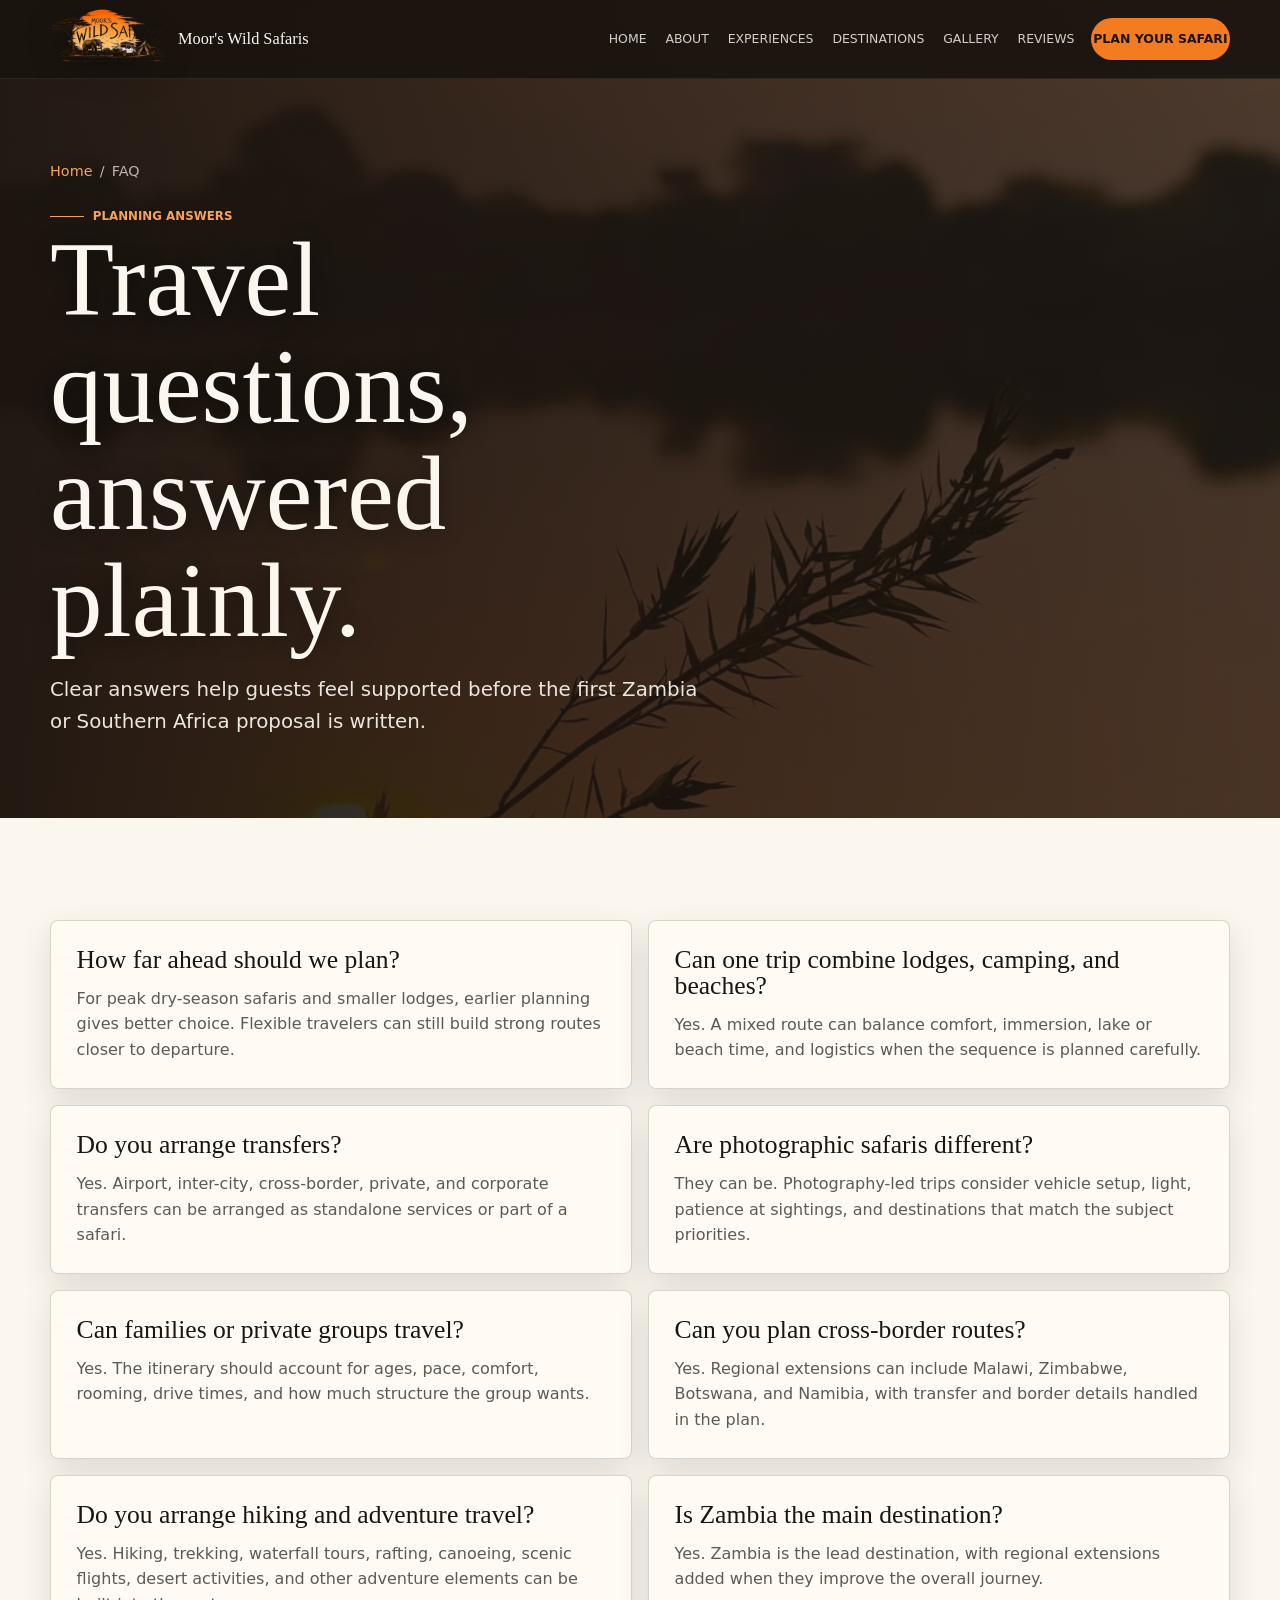
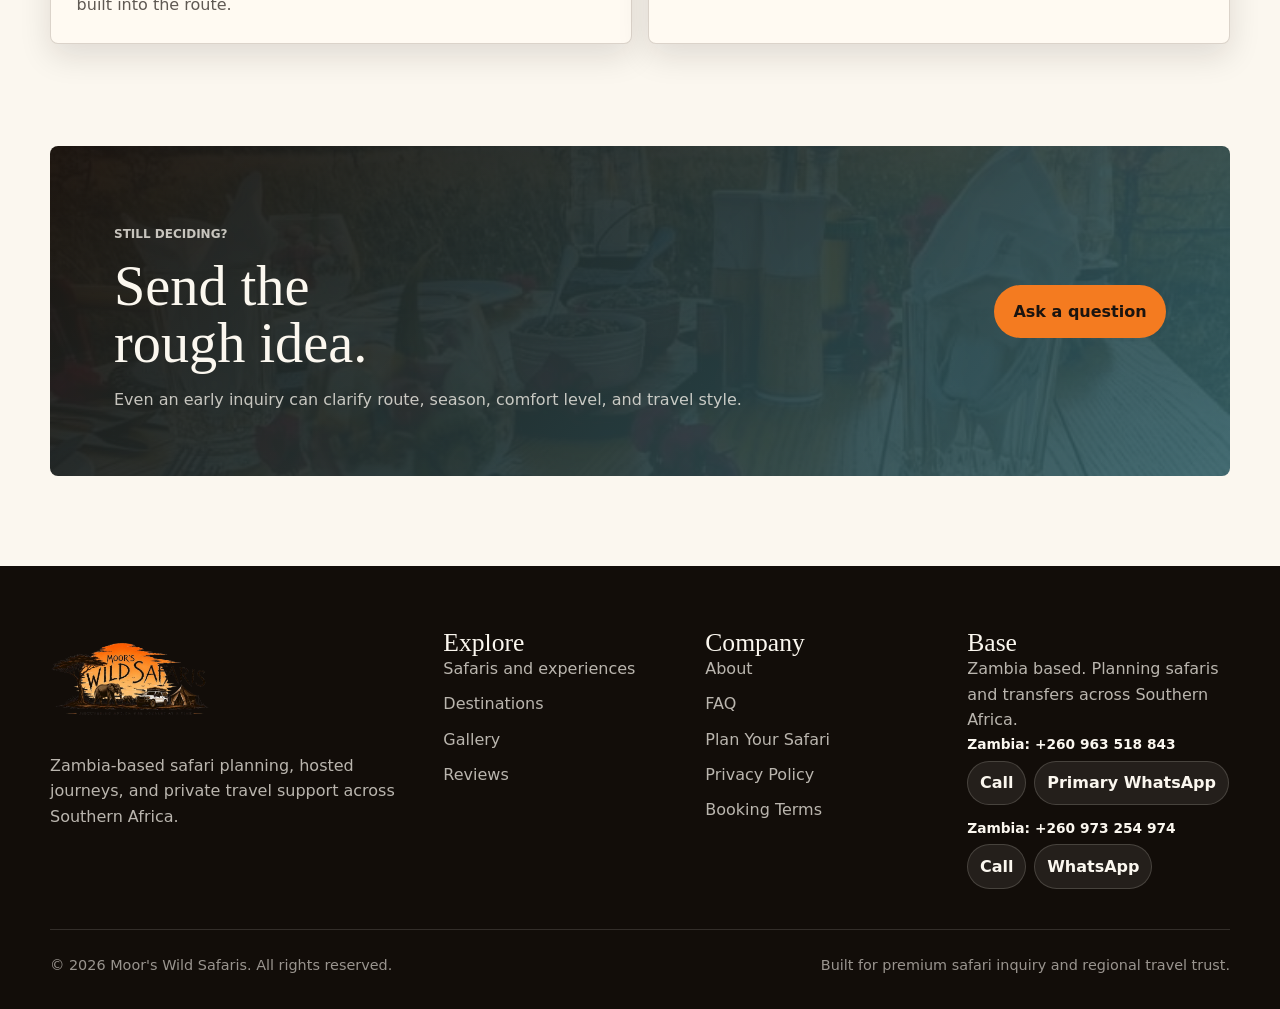
<file: faq.html>
<!doctype html>
<html lang="en">
  <head>
    <meta charset="utf-8">
    <meta name="viewport" content="width=device-width, initial-scale=1">
    <title>FAQ | Moor's Wild Safaris</title>
    <meta name="description" content="Answers to common questions about planning safaris, transfers, mobile camps, lodge safaris, and cross-border travel with Moor's Wild Safaris.">
    <link rel="canonical" href="https://moorswildsafaris.com/faq.html">
    <link rel="icon" href="assets/logos/moors-wild-safaris-logo-transparent.png">
    <link rel="stylesheet" href="assets/css/styles.css">
  </head>
  <body class="interior">
    <a class="skip-link" href="#main">Skip to content</a>
    <header class="site-header">
      <div class="nav-wrap">
        <a class="brand" href="index.html" aria-label="Moor's Wild Safaris home"><img src="assets/logos/moors-wild-safaris-logo-transparent.png" alt="Moor's Wild Safaris logo"><span>Moor's Wild Safaris</span></a>
        <button class="nav-toggle" type="button" aria-label="Open navigation" aria-expanded="false"><svg viewBox="0 0 24 24" aria-hidden="true"><path d="M4 7h16M4 12h16M4 17h16" fill="none" stroke="currentColor" stroke-width="2" stroke-linecap="round"/></svg></button>
        <nav class="site-nav" aria-label="Primary navigation"><a href="index.html">Home</a><a href="about.html">About</a><a href="experiences.html">Experiences</a><a href="destinations.html">Destinations</a><a href="gallery.html">Gallery</a><a href="reviews.html">Reviews</a><a class="nav-cta" href="contact.html">Plan Your Safari</a></nav>
      </div>
    </header>
    <main id="main">
      <section class="page-hero">
        <div class="page-hero-inner" data-reveal>
          <div class="breadcrumbs"><a href="index.html">Home</a><span>/</span><span>FAQ</span></div>
          <span class="eyebrow">Planning answers</span>
          <h1>Travel questions, answered plainly.</h1>
          <p class="lead">Clear answers help guests feel supported before the first Zambia or Southern Africa proposal is written.</p>
        </div>
      </section>
      <section class="section" data-reveal>
        <div class="grid-2">
          <article class="card"><div class="card-body"><h3>How far ahead should we plan?</h3><p>For peak dry-season safaris and smaller lodges, earlier planning gives better choice. Flexible travelers can still build strong routes closer to departure.</p></div></article>
          <article class="card"><div class="card-body"><h3>Can one trip combine lodges, camping, and beaches?</h3><p>Yes. A mixed route can balance comfort, immersion, lake or beach time, and logistics when the sequence is planned carefully.</p></div></article>
          <article class="card"><div class="card-body"><h3>Do you arrange transfers?</h3><p>Yes. Airport, inter-city, cross-border, private, and corporate transfers can be arranged as standalone services or part of a safari.</p></div></article>
          <article class="card"><div class="card-body"><h3>Are photographic safaris different?</h3><p>They can be. Photography-led trips consider vehicle setup, light, patience at sightings, and destinations that match the subject priorities.</p></div></article>
          <article class="card"><div class="card-body"><h3>Can families or private groups travel?</h3><p>Yes. The itinerary should account for ages, pace, comfort, rooming, drive times, and how much structure the group wants.</p></div></article>
          <article class="card"><div class="card-body"><h3>Can you plan cross-border routes?</h3><p>Yes. Regional extensions can include Malawi, Zimbabwe, Botswana, and Namibia, with transfer and border details handled in the plan.</p></div></article>
          <article class="card"><div class="card-body"><h3>Do you arrange hiking and adventure travel?</h3><p>Yes. Hiking, trekking, waterfall tours, rafting, canoeing, scenic flights, desert activities, and other adventure elements can be built into the route.</p></div></article>
          <article class="card"><div class="card-body"><h3>Is Zambia the main destination?</h3><p>Yes. Zambia is the lead destination, with regional extensions added when they improve the overall journey.</p></div></article>
        </div>
      </section>
      <section class="cta-band" data-reveal><div><p class="kicker">Still deciding?</p><h2>Send the rough idea.</h2><p>Even an early inquiry can clarify route, season, comfort level, and travel style.</p></div><a class="btn btn-primary" href="contact.html">Ask a question</a></section>
    </main>
    <footer class="site-footer"><div class="footer-grid"><div><img class="footer-logo" src="assets/logos/moors-wild-safaris-logo-transparent.png" alt="Moor's Wild Safaris logo"><p>Zambia-based safari planning, hosted journeys, and private travel support across Southern Africa.</p></div><div><h3>Explore</h3><div class="footer-links"><a href="experiences.html">Safaris and experiences</a><a href="destinations.html">Destinations</a><a href="gallery.html">Gallery</a><a href="reviews.html">Reviews</a></div></div><div><h3>Company</h3><div class="footer-links"><a href="about.html">About</a><a href="faq.html">FAQ</a><a href="contact.html">Plan Your Safari</a><a href="privacy.html">Privacy Policy</a><a href="terms.html">Booking Terms</a></div></div><div><h3>Base</h3><p>Zambia based. Planning safaris and transfers across Southern Africa.</p><div class="footer-contact" data-contact-list="footer"></div></div></div><div class="footer-bottom"><span>&copy; 2026 Moor's Wild Safaris. All rights reserved.</span><span>Built for premium safari inquiry and regional travel trust.</span></div></footer>
    <script src="assets/js/site.js" defer></script>
  </body>
</html>
</file>
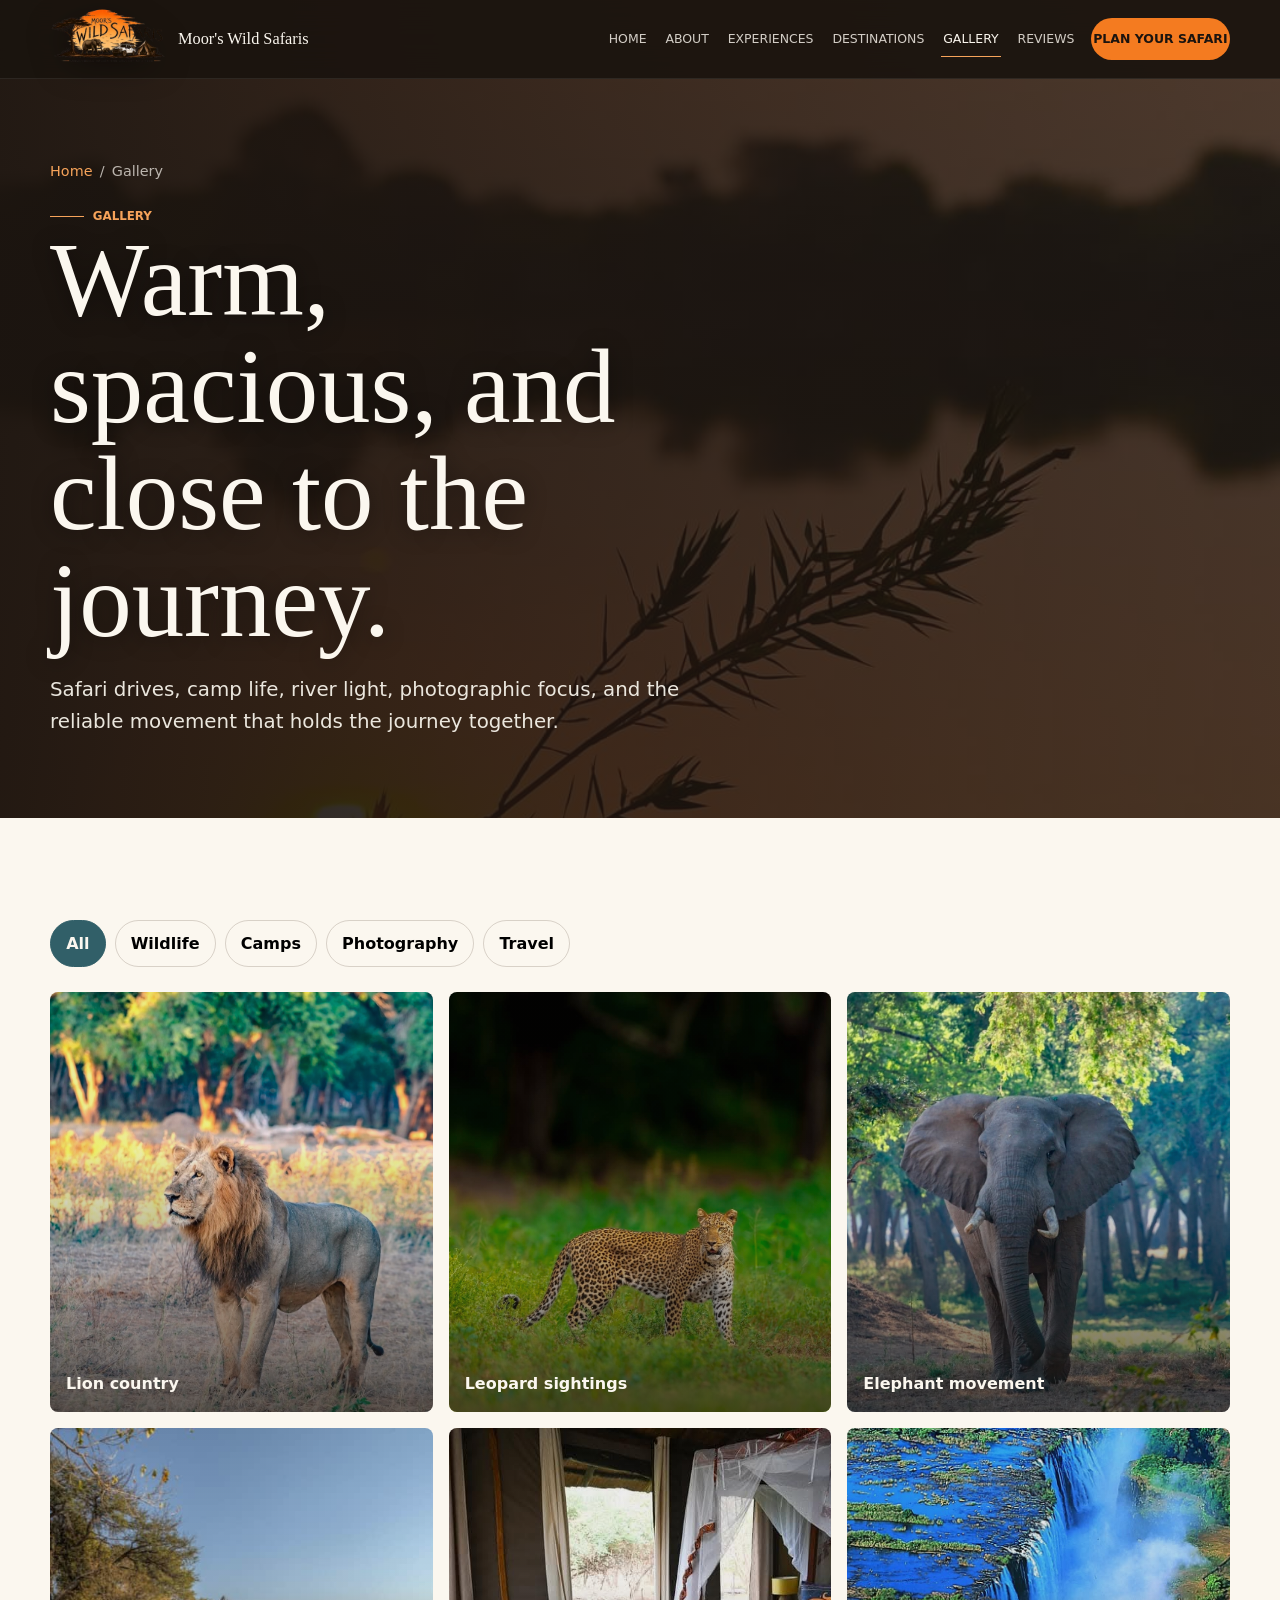
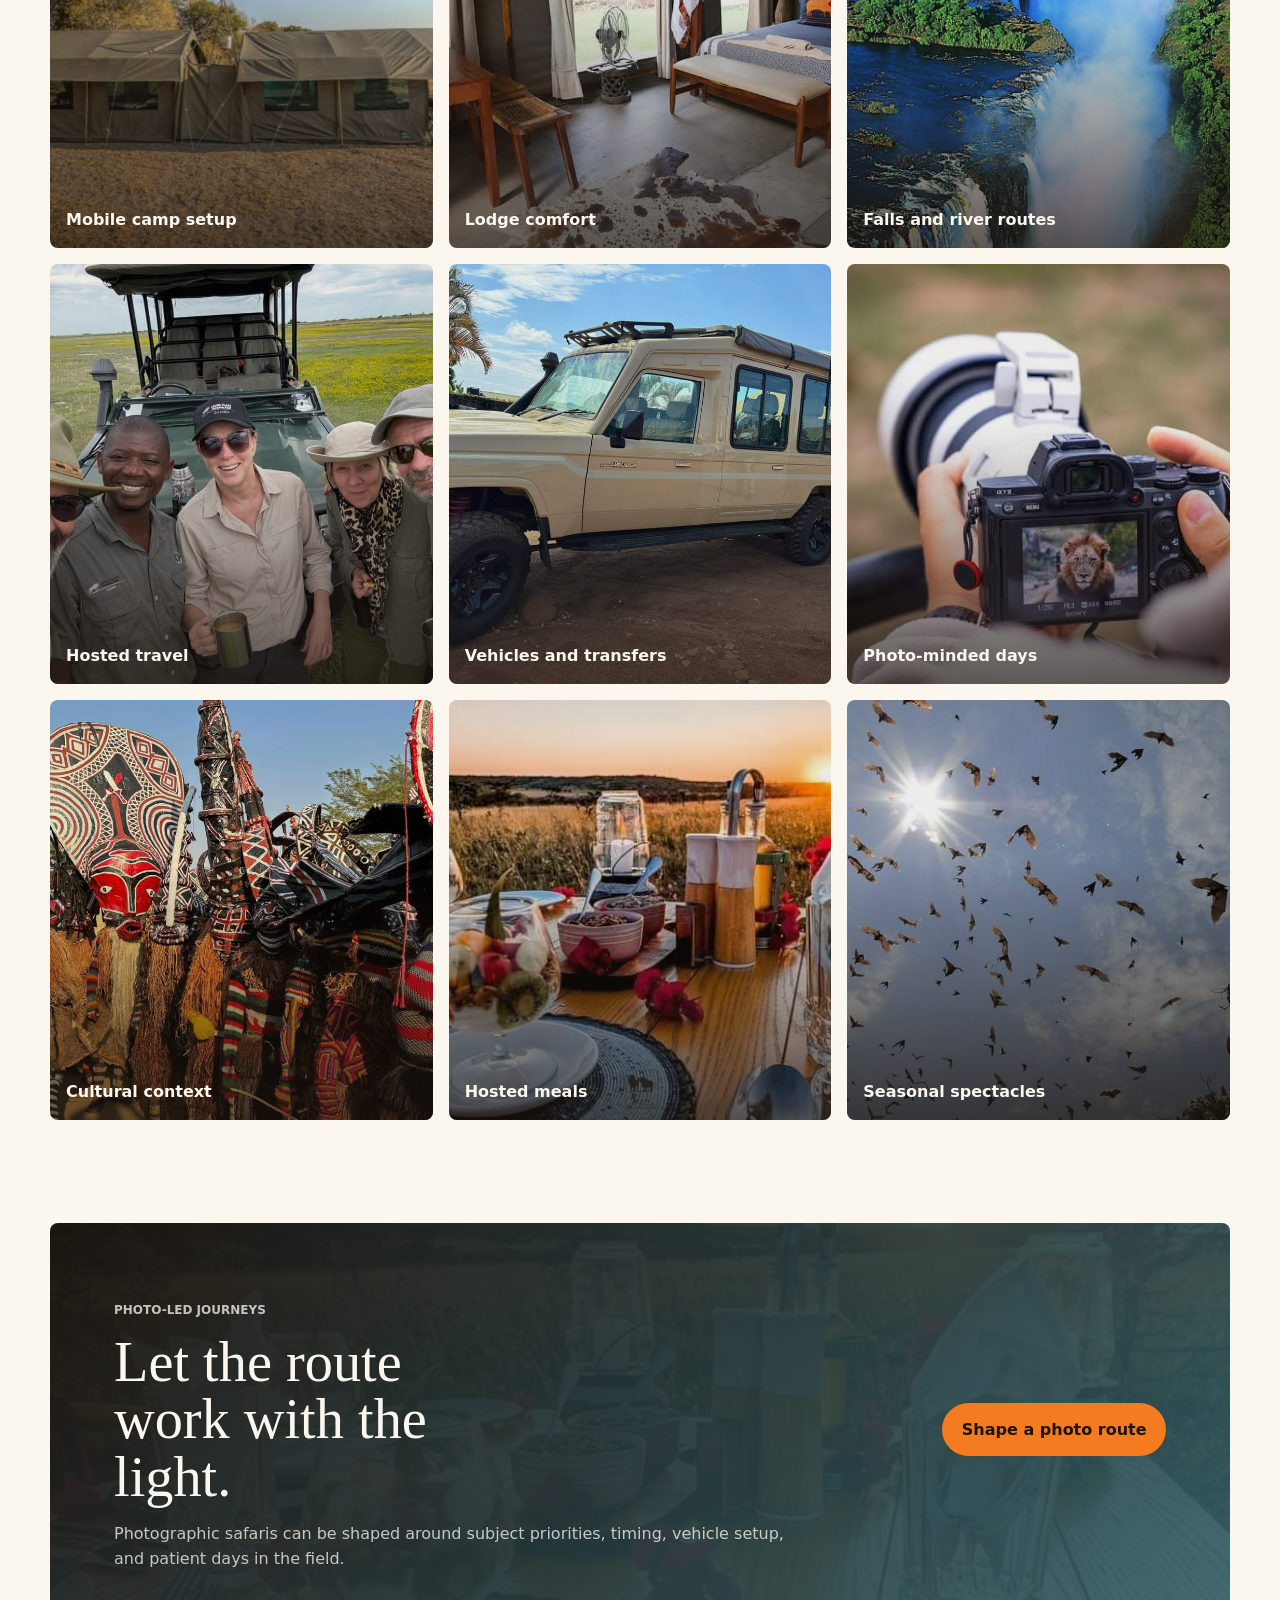
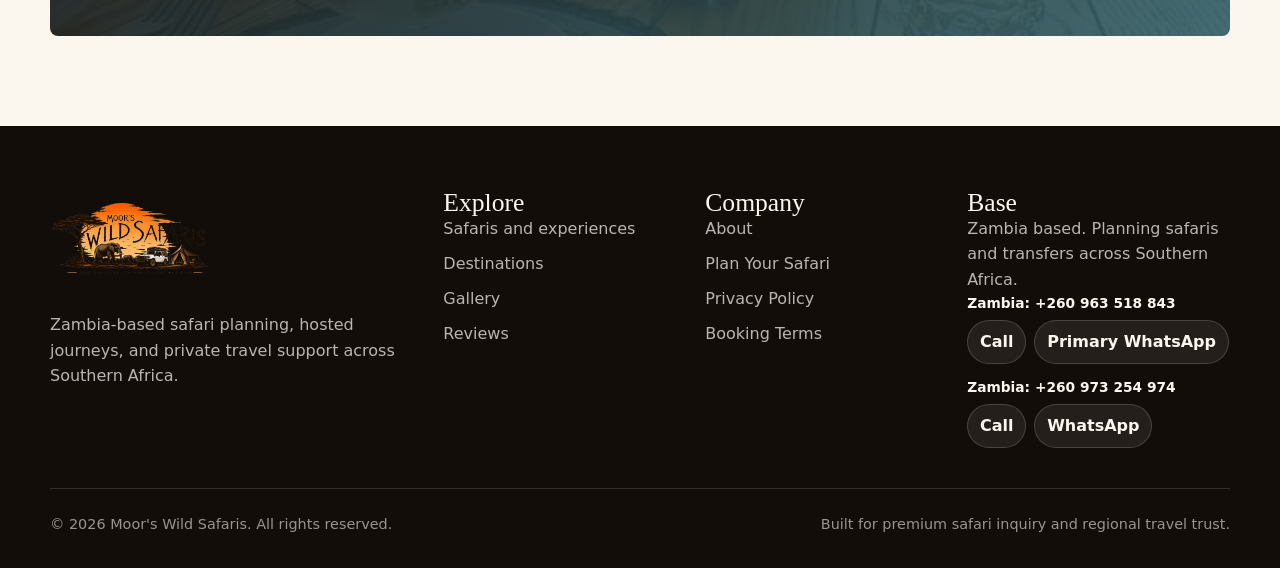
<file: gallery.html>
<!doctype html>
<html lang="en">
  <head>
    <meta charset="utf-8">
    <meta name="viewport" content="width=device-width, initial-scale=1">
    <title>Gallery | Moor's Wild Safaris</title>
    <meta name="description" content="Browse Moor's Wild Safaris moments, including safari drives, mobile camps, lodges, photography, culture, and transfers.">
    <link rel="canonical" href="https://moorswildsafaris.com/gallery.html">
    <link rel="icon" href="assets/logos/moors-wild-safaris-logo-transparent.png">
    <link rel="stylesheet" href="assets/css/styles.css">
  </head>
  <body class="interior">
    <a class="skip-link" href="#main">Skip to content</a>
    <header class="site-header">
      <div class="nav-wrap">
        <a class="brand" href="index.html" aria-label="Moor's Wild Safaris home"><img src="assets/logos/moors-wild-safaris-logo-transparent.png" alt="Moor's Wild Safaris logo"><span>Moor's Wild Safaris</span></a>
        <button class="nav-toggle" type="button" aria-label="Open navigation" aria-expanded="false"><svg viewBox="0 0 24 24" aria-hidden="true"><path d="M4 7h16M4 12h16M4 17h16" fill="none" stroke="currentColor" stroke-width="2" stroke-linecap="round"/></svg></button>
        <nav class="site-nav" aria-label="Primary navigation"><a href="index.html">Home</a><a href="about.html">About</a><a href="experiences.html">Experiences</a><a href="destinations.html">Destinations</a><a href="gallery.html" aria-current="page">Gallery</a><a href="reviews.html">Reviews</a><a class="nav-cta" href="contact.html">Plan Your Safari</a></nav>
      </div>
    </header>
    <main id="main">
      <section class="page-hero">
        <div class="page-hero-inner" data-reveal>
          <div class="breadcrumbs"><a href="index.html">Home</a><span>/</span><span>Gallery</span></div>
          <span class="eyebrow">Gallery</span>
          <h1>Warm, spacious, and close to the journey.</h1>
          <p class="lead">Safari drives, camp life, river light, photographic focus, and the reliable movement that holds the journey together.</p>
        </div>
      </section>

      <section class="section" data-reveal>
        <div class="filter-bar" aria-label="Gallery filters">
          <button class="is-active" type="button" data-filter="all">All</button>
          <button type="button" data-filter="wildlife">Wildlife</button>
          <button type="button" data-filter="camp">Camps</button>
          <button type="button" data-filter="photo">Photography</button>
          <button type="button" data-filter="travel">Travel</button>
        </div>
        <div class="gallery-grid">
          <a class="gallery-card" href="assets/images/moorsimg/1001575837.jpg" data-lightbox data-category="wildlife" data-alt="Male lion in warm safari light" data-caption="Lion country">
            <img src="assets/images/moorsimg/1001575837.jpg" loading="lazy" decoding="async" alt="Male lion in warm safari light"><span>Lion country</span>
          </a>
          <a class="gallery-card" href="assets/images/moorsimg/1001575813.jpg" data-lightbox data-category="wildlife" data-alt="Leopard standing in green cover" data-caption="Leopard sightings">
            <img src="assets/images/moorsimg/1001575813.jpg" loading="lazy" decoding="async" alt="Leopard standing in green cover"><span>Leopard sightings</span>
          </a>
          <a class="gallery-card" href="assets/images/moorsimg/1001575835.jpg" data-lightbox data-category="wildlife" data-alt="Elephant walking through woodland" data-caption="Elephant movement">
            <img src="assets/images/moorsimg/1001575835.jpg" loading="lazy" decoding="async" alt="Elephant walking through woodland"><span>Elephant movement</span>
          </a>
          <a class="gallery-card" href="assets/images/moorsimg3/IMG-20250108-WA0039.jpg" data-lightbox data-category="camp" data-alt="Mobile safari camp set in open country" data-caption="Mobile camp setup">
            <img src="assets/images/moorsimg3/IMG-20250108-WA0039.jpg" loading="lazy" decoding="async" alt="Mobile safari camp set in open country"><span>Mobile camp setup</span>
          </a>
          <a class="gallery-card" href="assets/images/moorsimg2/1000772362.jpg" data-lightbox data-category="camp" data-alt="Safari lodge bedroom prepared for guests" data-caption="Lodge comfort">
            <img src="assets/images/moorsimg2/1000772362.jpg" loading="lazy" decoding="async" alt="Safari lodge bedroom prepared for guests"><span>Lodge comfort</span>
          </a>
          <a class="gallery-card" href="assets/images/moorsimg2/1001027988.jpg" data-lightbox data-category="travel" data-alt="Victoria Falls spray and river landscape" data-caption="Falls and river routes">
            <img src="assets/images/moorsimg2/1001027988.jpg" loading="lazy" decoding="async" alt="Victoria Falls spray and river landscape"><span>Falls and river routes</span>
          </a>
          <a class="gallery-card" href="assets/images/moorsimg2/1000945349.jpg" data-lightbox data-category="travel" data-alt="Guests and guide smiling in a safari vehicle" data-caption="Hosted travel">
            <img src="assets/images/moorsimg2/1000945349.jpg" loading="lazy" decoding="async" alt="Guests and guide smiling in a safari vehicle"><span>Hosted travel</span>
          </a>
          <a class="gallery-card" href="assets/images/moorsimg3/FB_IMG_1731176225802.jpg" data-lightbox data-category="travel" data-alt="Safari vehicle prepared for overland movement" data-caption="Vehicles and transfers">
            <img src="assets/images/moorsimg3/FB_IMG_1731176225802.jpg" loading="lazy" decoding="async" alt="Safari vehicle prepared for overland movement"><span>Vehicles and transfers</span>
          </a>
          <a class="gallery-card" href="assets/images/moorsimg3/FB_IMG_1740993110798.jpg" data-lightbox data-category="photo" data-alt="Camera screen showing a safari sighting" data-caption="Photo-minded days">
            <img src="assets/images/moorsimg3/FB_IMG_1740993110798.jpg" loading="lazy" decoding="async" alt="Camera screen showing a safari sighting"><span>Photo-minded days</span>
          </a>
          <a class="gallery-card" href="assets/images/moorsimg3/FB_IMG_1724302287939.jpg" data-lightbox data-category="travel" data-alt="Cultural performance details and traditional dress" data-caption="Cultural context">
            <img src="assets/images/moorsimg3/FB_IMG_1724302287939.jpg" loading="lazy" decoding="async" alt="Cultural performance details and traditional dress"><span>Cultural context</span>
          </a>
          <a class="gallery-card" href="assets/images/moorsimg3/FB_IMG_1732504932266.jpg" data-lightbox data-category="camp" data-alt="Safari table set at sunset" data-caption="Hosted meals">
            <img src="assets/images/moorsimg3/FB_IMG_1732504932266.jpg" loading="lazy" decoding="async" alt="Safari table set at sunset"><span>Hosted meals</span>
          </a>
          <a class="gallery-card" href="assets/images/moorsimg3/FB_IMG_1726576515579.jpg" data-lightbox data-category="wildlife" data-alt="Fruit bats moving across the sky" data-caption="Seasonal spectacles">
            <img src="assets/images/moorsimg3/FB_IMG_1726576515579.jpg" loading="lazy" decoding="async" alt="Fruit bats moving across the sky"><span>Seasonal spectacles</span>
          </a>
        </div>
      </section>

      <div class="lightbox" role="dialog" aria-modal="true" aria-hidden="true" aria-label="Gallery image preview">
        <div class="lightbox-inner">
          <img src="assets/images/moorsimg/1001575837.jpg" alt="Male lion in warm safari light">
          <div class="lightbox-caption"><span class="lightbox-text"></span><button class="lightbox-close" type="button" aria-label="Close gallery preview">X</button></div>
        </div>
      </div>

      <section class="cta-band" data-reveal>
        <div><p class="kicker">Photo-led journeys</p><h2>Let the route work with the light.</h2><p>Photographic safaris can be shaped around subject priorities, timing, vehicle setup, and patient days in the field.</p></div>
        <a class="btn btn-primary" href="contact.html">Shape a photo route</a>
      </section>
    </main>
    <footer class="site-footer">
      <div class="footer-grid">
        <div><img class="footer-logo" src="assets/logos/moors-wild-safaris-logo-transparent.png" alt="Moor's Wild Safaris logo"><p>Zambia-based safari planning, hosted journeys, and private travel support across Southern Africa.</p></div>
        <div><h3>Explore</h3><div class="footer-links"><a href="experiences.html">Safaris and experiences</a><a href="destinations.html">Destinations</a><a href="gallery.html">Gallery</a><a href="reviews.html">Reviews</a></div></div>
        <div><h3>Company</h3><div class="footer-links"><a href="about.html">About</a><a href="contact.html">Plan Your Safari</a><a href="privacy.html">Privacy Policy</a><a href="terms.html">Booking Terms</a></div></div>
        <div><h3>Base</h3><p>Zambia based. Planning safaris and transfers across Southern Africa.</p><div class="footer-contact" data-contact-list="footer"></div></div>
      </div>
      <div class="footer-bottom"><span>&copy; 2026 Moor's Wild Safaris. All rights reserved.</span><span>Built for premium safari inquiry and regional travel trust.</span></div>
    </footer>
    <script src="assets/js/site.js" defer></script>
  </body>
</html>
</file>
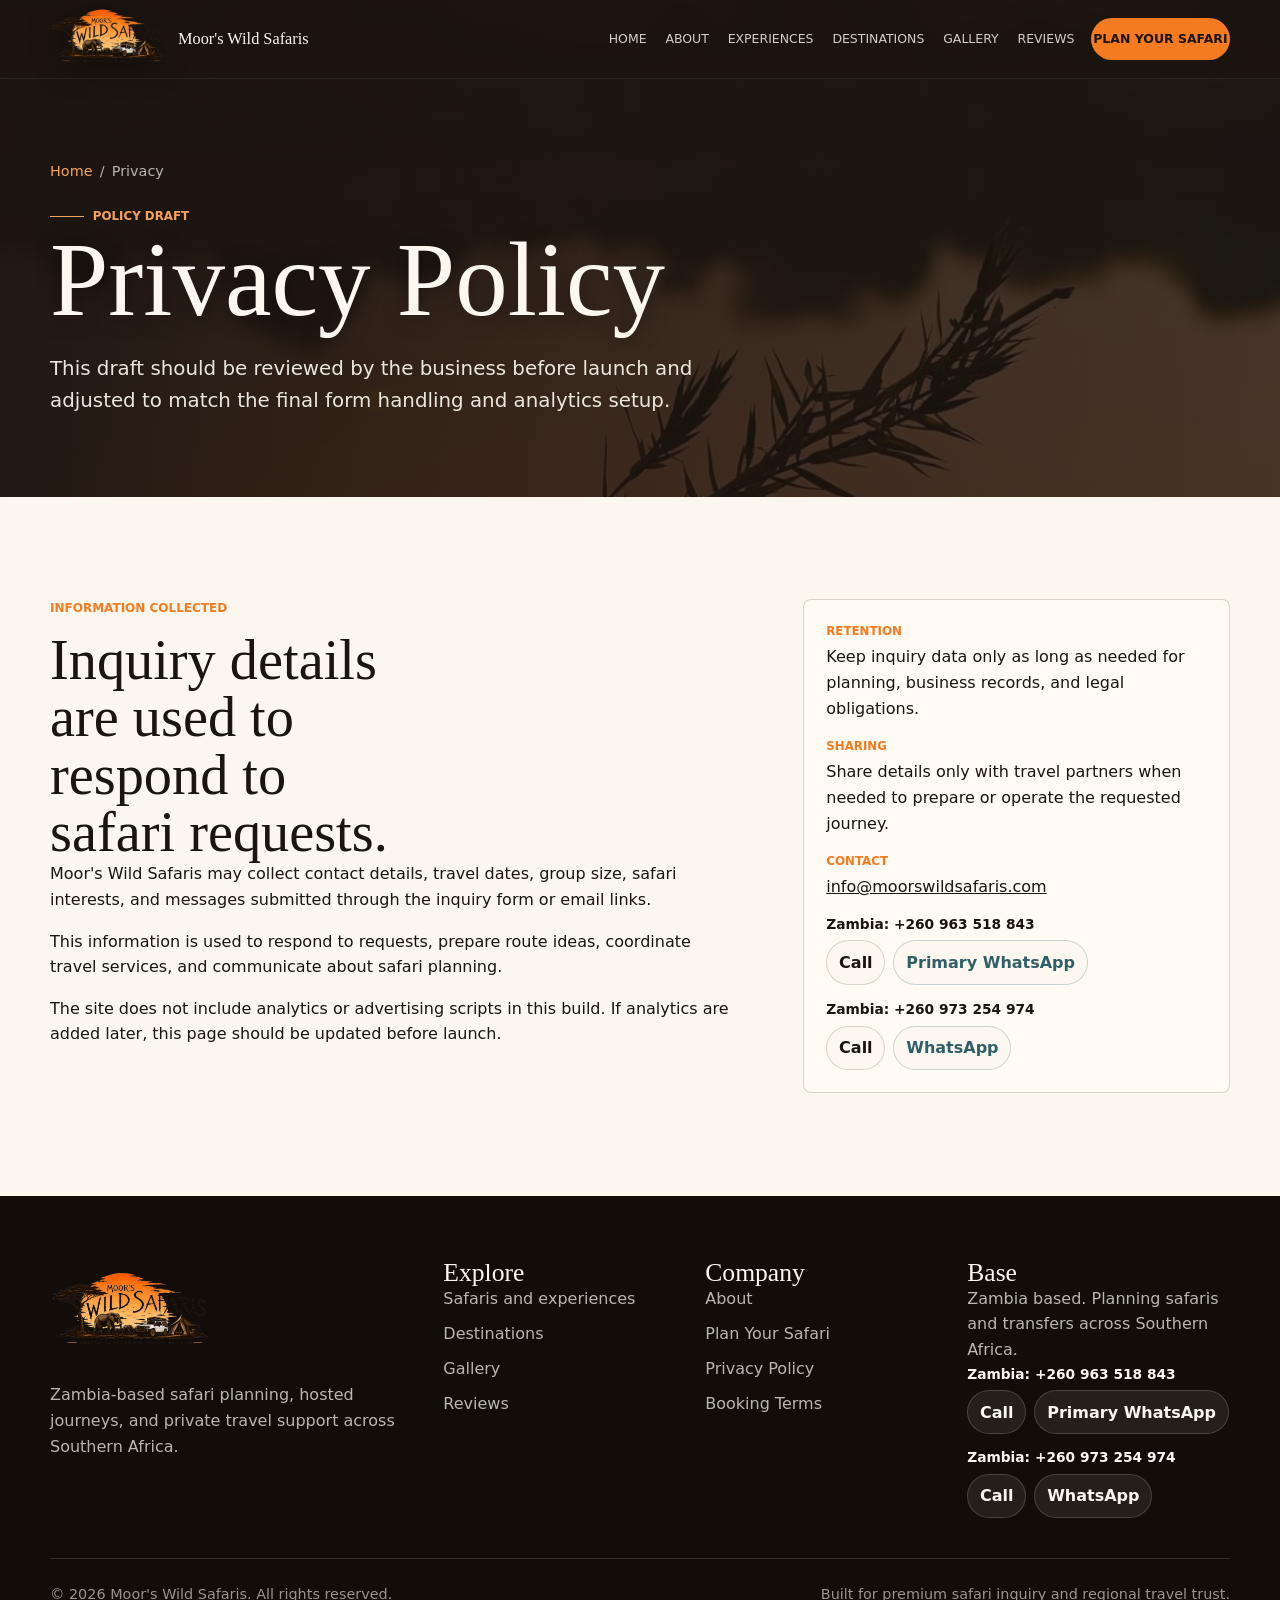
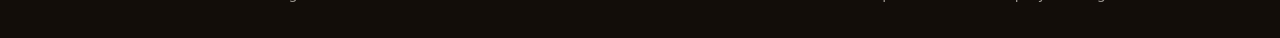
<file: privacy.html>
<!doctype html>
<html lang="en">
  <head>
    <meta charset="utf-8">
    <meta name="viewport" content="width=device-width, initial-scale=1">
    <title>Privacy Policy | Moor's Wild Safaris</title>
    <meta name="description" content="Privacy policy draft for Moor's Wild Safaris.">
    <link rel="canonical" href="https://moorswildsafaris.com/privacy.html">
    <link rel="icon" href="assets/logos/moors-wild-safaris-logo-transparent.png">
    <link rel="stylesheet" href="assets/css/styles.css">
  </head>
  <body class="interior">
    <a class="skip-link" href="#main">Skip to content</a>
    <header class="site-header">
      <div class="nav-wrap">
        <a class="brand" href="index.html" aria-label="Moor's Wild Safaris home"><img src="assets/logos/moors-wild-safaris-logo-transparent.png" alt="Moor's Wild Safaris logo"><span>Moor's Wild Safaris</span></a>
        <button class="nav-toggle" type="button" aria-label="Open navigation" aria-expanded="false"><svg viewBox="0 0 24 24" aria-hidden="true"><path d="M4 7h16M4 12h16M4 17h16" fill="none" stroke="currentColor" stroke-width="2" stroke-linecap="round"/></svg></button>
        <nav class="site-nav" aria-label="Primary navigation"><a href="index.html">Home</a><a href="about.html">About</a><a href="experiences.html">Experiences</a><a href="destinations.html">Destinations</a><a href="gallery.html">Gallery</a><a href="reviews.html">Reviews</a><a class="nav-cta" href="contact.html">Plan Your Safari</a></nav>
      </div>
    </header>
    <main id="main">
      <section class="page-hero"><div class="page-hero-inner" data-reveal><div class="breadcrumbs"><a href="index.html">Home</a><span>/</span><span>Privacy</span></div><span class="eyebrow">Policy draft</span><h1>Privacy Policy</h1><p class="lead">This draft should be reviewed by the business before launch and adjusted to match the final form handling and analytics setup.</p></div></section>
      <section class="section story-grid" data-reveal>
        <div>
          <p class="kicker">Information collected</p>
          <h2>Inquiry details are used to respond to safari requests.</h2>
          <p>Moor's Wild Safaris may collect contact details, travel dates, group size, safari interests, and messages submitted through the inquiry form or email links.</p>
          <p>This information is used to respond to requests, prepare route ideas, coordinate travel services, and communicate about safari planning.</p>
          <p>The site does not include analytics or advertising scripts in this build. If analytics are added later, this page should be updated before launch.</p>
        </div>
        <aside class="side-panel"><dl><div><dt>Retention</dt><dd>Keep inquiry data only as long as needed for planning, business records, and legal obligations.</dd></div><div><dt>Sharing</dt><dd>Share details only with travel partners when needed to prepare or operate the requested journey.</dd></div><div><dt>Contact</dt><dd><a href="mailto:info@moorswildsafaris.com">info@moorswildsafaris.com</a><div class="contact-list" data-contact-list="privacy"></div></dd></div></dl></aside>
      </section>
    </main>
    <footer class="site-footer"><div class="footer-grid"><div><img class="footer-logo" src="assets/logos/moors-wild-safaris-logo-transparent.png" alt="Moor's Wild Safaris logo"><p>Zambia-based safari planning, hosted journeys, and private travel support across Southern Africa.</p></div><div><h3>Explore</h3><div class="footer-links"><a href="experiences.html">Safaris and experiences</a><a href="destinations.html">Destinations</a><a href="gallery.html">Gallery</a><a href="reviews.html">Reviews</a></div></div><div><h3>Company</h3><div class="footer-links"><a href="about.html">About</a><a href="contact.html">Plan Your Safari</a><a href="privacy.html">Privacy Policy</a><a href="terms.html">Booking Terms</a></div></div><div><h3>Base</h3><p>Zambia based. Planning safaris and transfers across Southern Africa.</p><div class="footer-contact" data-contact-list="footer"></div></div></div><div class="footer-bottom"><span>&copy; 2026 Moor's Wild Safaris. All rights reserved.</span><span>Built for premium safari inquiry and regional travel trust.</span></div></footer>
    <script src="assets/js/site.js" defer></script>
  </body>
</html>
</file>
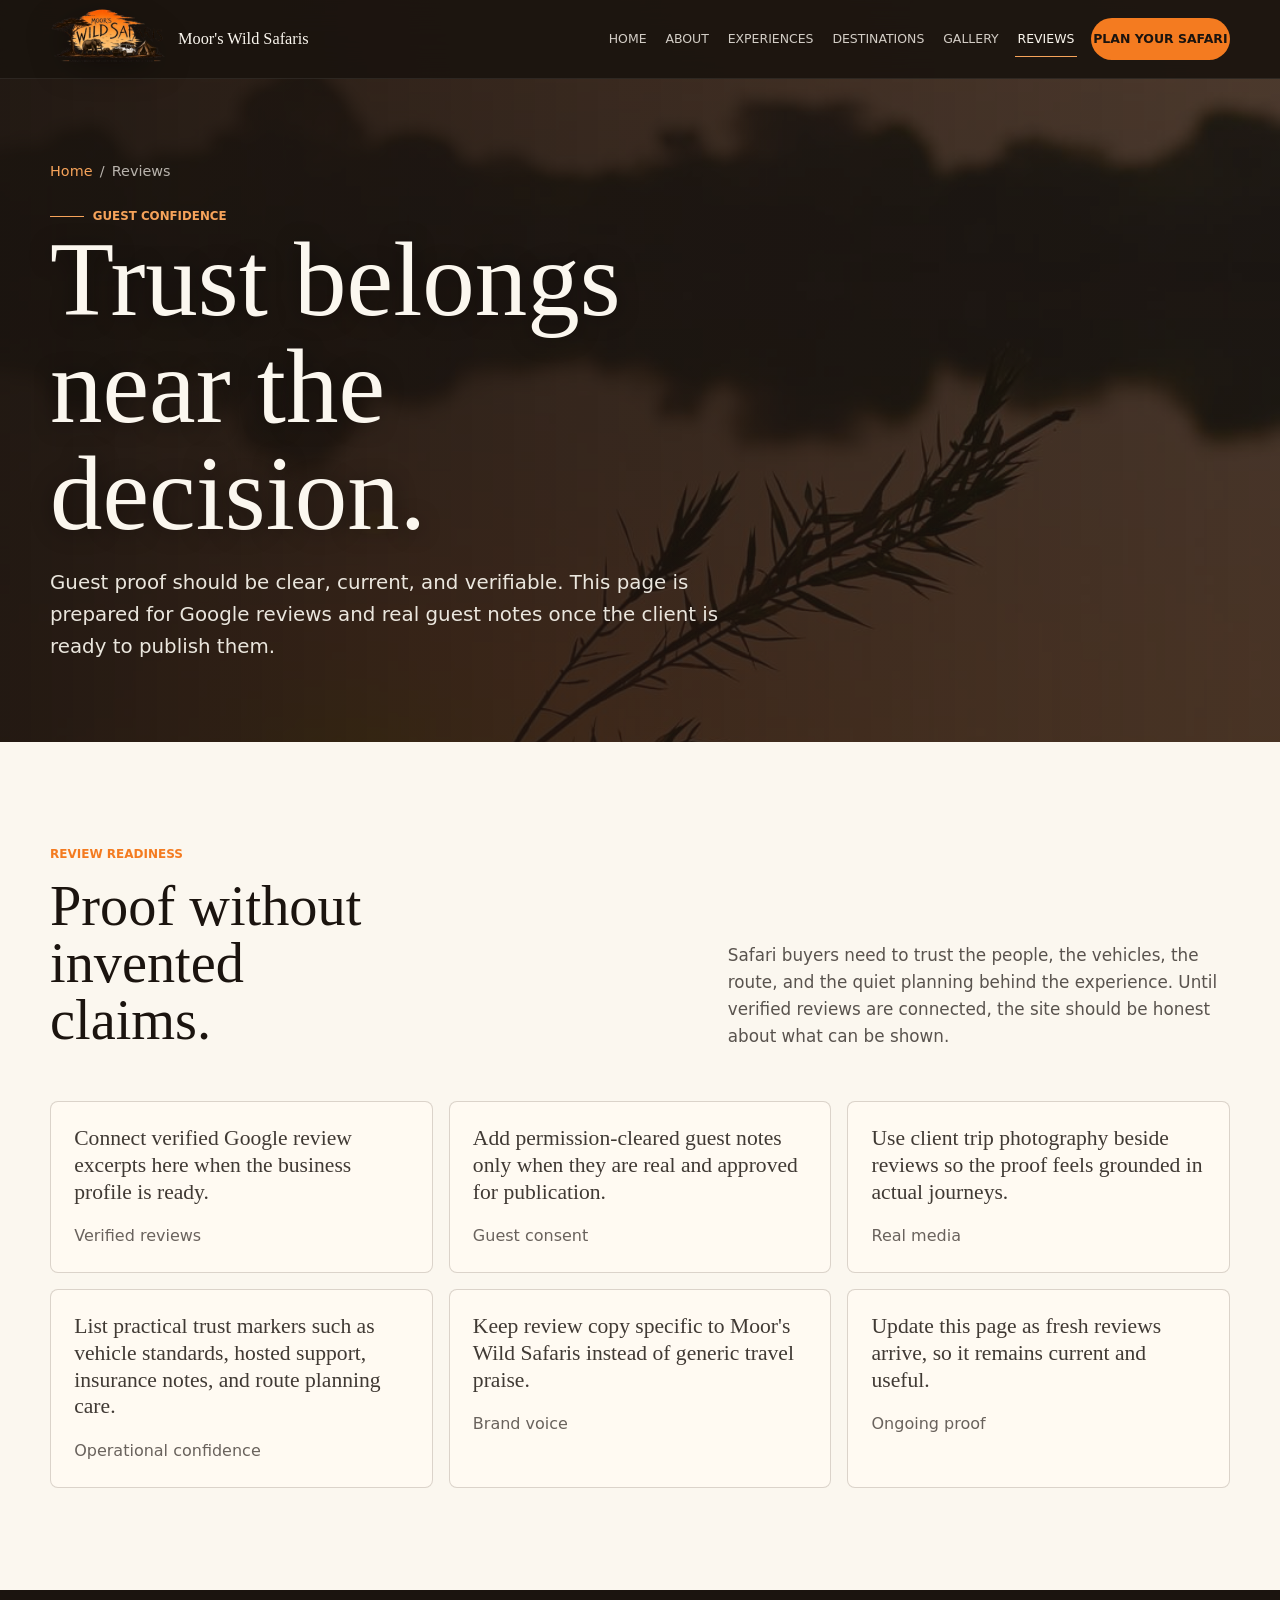
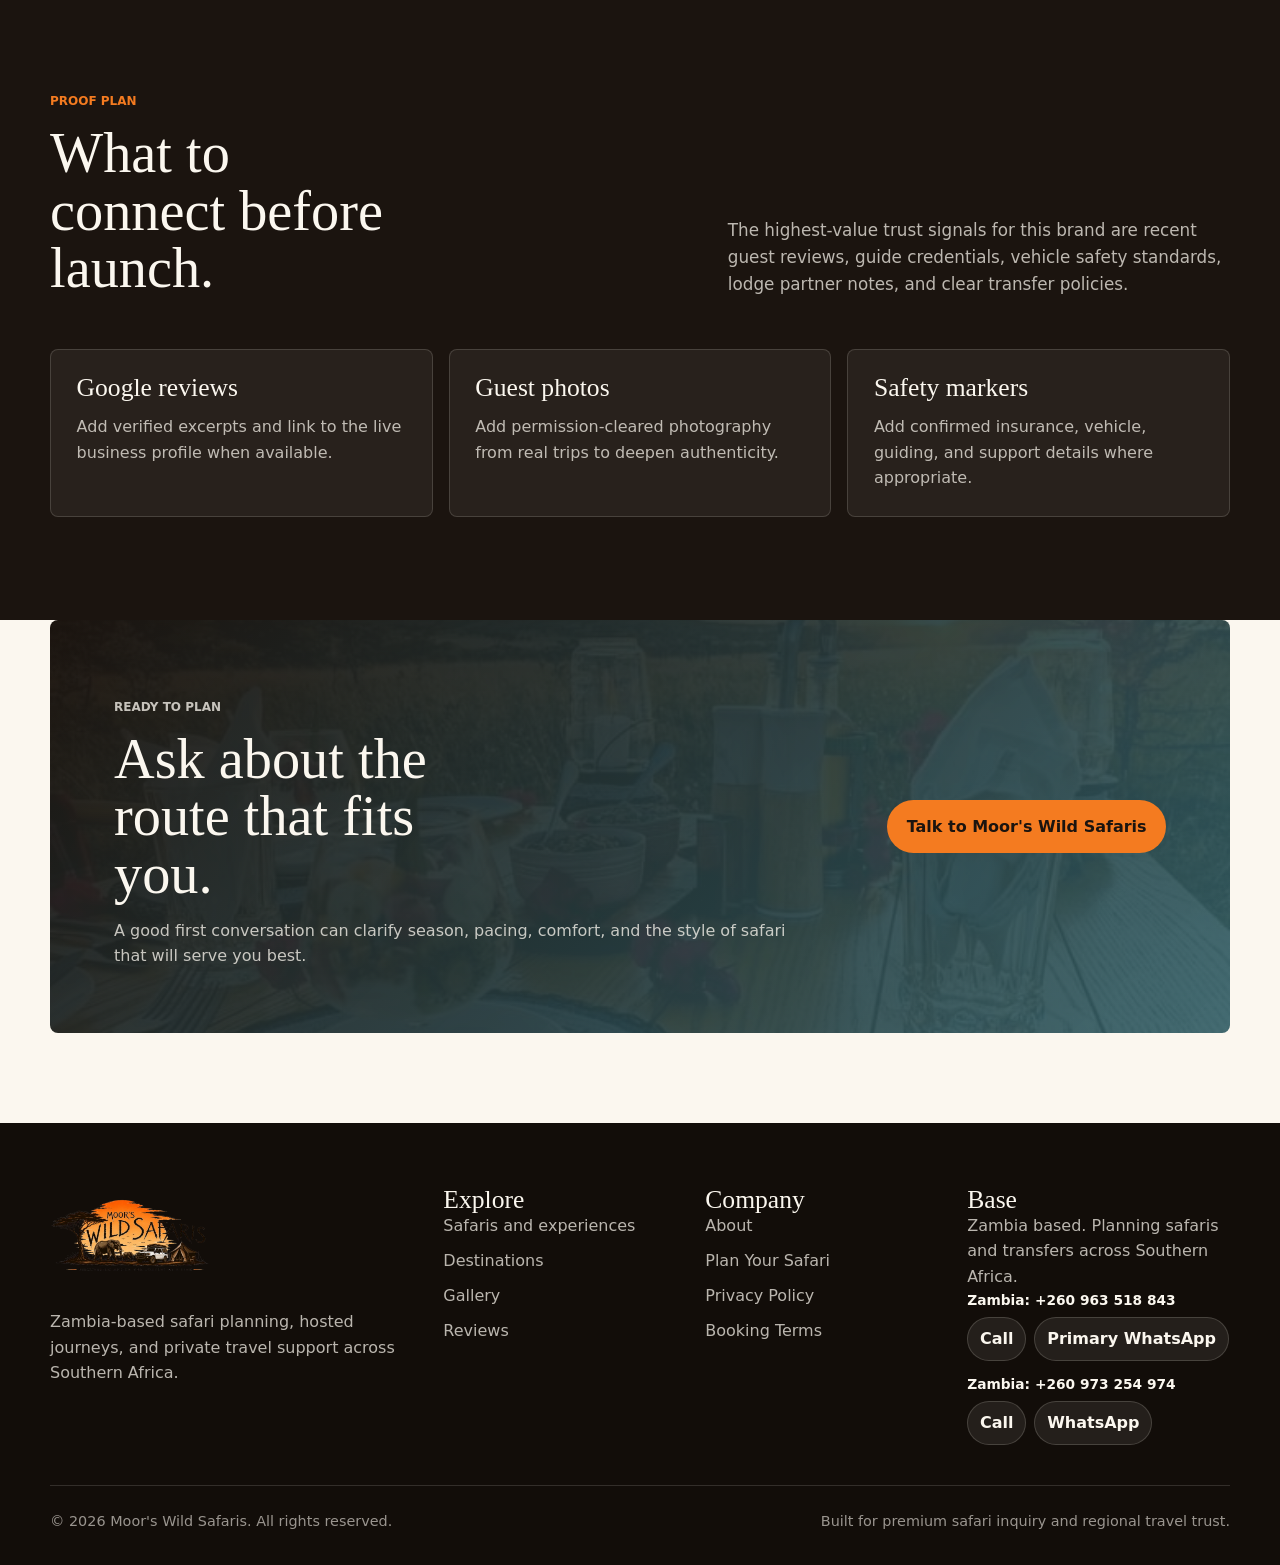
<file: reviews.html>
<!doctype html>
<html lang="en">
  <head>
    <meta charset="utf-8">
    <meta name="viewport" content="width=device-width, initial-scale=1">
    <title>Reviews | Moor's Wild Safaris</title>
    <meta name="description" content="How Moor's Wild Safaris presents guest confidence, verified reviews, real trip media, and planning proof without invented testimonials.">
    <link rel="canonical" href="https://moorswildsafaris.com/reviews.html">
    <link rel="icon" href="assets/logos/moors-wild-safaris-logo-transparent.png">
    <link rel="stylesheet" href="assets/css/styles.css">
  </head>
  <body class="interior">
    <a class="skip-link" href="#main">Skip to content</a>
    <header class="site-header">
      <div class="nav-wrap">
        <a class="brand" href="index.html" aria-label="Moor's Wild Safaris home"><img src="assets/logos/moors-wild-safaris-logo-transparent.png" alt="Moor's Wild Safaris logo"><span>Moor's Wild Safaris</span></a>
        <button class="nav-toggle" type="button" aria-label="Open navigation" aria-expanded="false"><svg viewBox="0 0 24 24" aria-hidden="true"><path d="M4 7h16M4 12h16M4 17h16" fill="none" stroke="currentColor" stroke-width="2" stroke-linecap="round"/></svg></button>
        <nav class="site-nav" aria-label="Primary navigation"><a href="index.html">Home</a><a href="about.html">About</a><a href="experiences.html">Experiences</a><a href="destinations.html">Destinations</a><a href="gallery.html">Gallery</a><a href="reviews.html" aria-current="page">Reviews</a><a class="nav-cta" href="contact.html">Plan Your Safari</a></nav>
      </div>
    </header>
    <main id="main">
      <section class="page-hero">
        <div class="page-hero-inner" data-reveal>
          <div class="breadcrumbs"><a href="index.html">Home</a><span>/</span><span>Reviews</span></div>
          <span class="eyebrow">Guest confidence</span>
          <h1>Trust belongs near the decision.</h1>
          <p class="lead">Guest proof should be clear, current, and verifiable. This page is prepared for Google reviews and real guest notes once the client is ready to publish them.</p>
        </div>
      </section>

      <section class="section" data-reveal>
        <div class="section-header">
          <div><p class="kicker">Review readiness</p><h2>Proof without invented claims.</h2></div>
          <p class="intro-copy">Safari buyers need to trust the people, the vehicles, the route, and the quiet planning behind the experience. Until verified reviews are connected, the site should be honest about what can be shown.</p>
        </div>
        <div class="quote-grid">
          <article class="quote"><p>Connect verified Google review excerpts here when the business profile is ready.</p><footer>Verified reviews</footer></article>
          <article class="quote"><p>Add permission-cleared guest notes only when they are real and approved for publication.</p><footer>Guest consent</footer></article>
          <article class="quote"><p>Use client trip photography beside reviews so the proof feels grounded in actual journeys.</p><footer>Real media</footer></article>
          <article class="quote"><p>List practical trust markers such as vehicle standards, hosted support, insurance notes, and route planning care.</p><footer>Operational confidence</footer></article>
          <article class="quote"><p>Keep review copy specific to Moor's Wild Safaris instead of generic travel praise.</p><footer>Brand voice</footer></article>
          <article class="quote"><p>Update this page as fresh reviews arrive, so it remains current and useful.</p><footer>Ongoing proof</footer></article>
        </div>
      </section>

      <section class="band">
        <div class="section" data-reveal>
          <div class="section-header">
            <div><p class="kicker">Proof plan</p><h2>What to connect before launch.</h2></div>
            <p class="intro-copy">The highest-value trust signals for this brand are recent guest reviews, guide credentials, vehicle safety standards, lodge partner notes, and clear transfer policies.</p>
          </div>
          <div class="grid-3">
            <article class="card"><div class="card-body"><h3>Google reviews</h3><p>Add verified excerpts and link to the live business profile when available.</p></div></article>
            <article class="card"><div class="card-body"><h3>Guest photos</h3><p>Add permission-cleared photography from real trips to deepen authenticity.</p></div></article>
            <article class="card"><div class="card-body"><h3>Safety markers</h3><p>Add confirmed insurance, vehicle, guiding, and support details where appropriate.</p></div></article>
          </div>
        </div>
      </section>

      <section class="cta-band" data-reveal>
        <div><p class="kicker">Ready to plan</p><h2>Ask about the route that fits you.</h2><p>A good first conversation can clarify season, pacing, comfort, and the style of safari that will serve you best.</p></div>
        <a class="btn btn-primary" href="contact.html">Talk to Moor's Wild Safaris</a>
      </section>
    </main>
    <footer class="site-footer">
      <div class="footer-grid">
        <div><img class="footer-logo" src="assets/logos/moors-wild-safaris-logo-transparent.png" alt="Moor's Wild Safaris logo"><p>Zambia-based safari planning, hosted journeys, and private travel support across Southern Africa.</p></div>
        <div><h3>Explore</h3><div class="footer-links"><a href="experiences.html">Safaris and experiences</a><a href="destinations.html">Destinations</a><a href="gallery.html">Gallery</a><a href="reviews.html">Reviews</a></div></div>
        <div><h3>Company</h3><div class="footer-links"><a href="about.html">About</a><a href="contact.html">Plan Your Safari</a><a href="privacy.html">Privacy Policy</a><a href="terms.html">Booking Terms</a></div></div>
        <div><h3>Base</h3><p>Zambia based. Planning safaris and transfers across Southern Africa.</p><div class="footer-contact" data-contact-list="footer"></div></div>
      </div>
      <div class="footer-bottom"><span>&copy; 2026 Moor's Wild Safaris. All rights reserved.</span><span>Built for premium safari inquiry and regional travel trust.</span></div>
    </footer>
    <script src="assets/js/site.js" defer></script>
  </body>
</html>
</file>
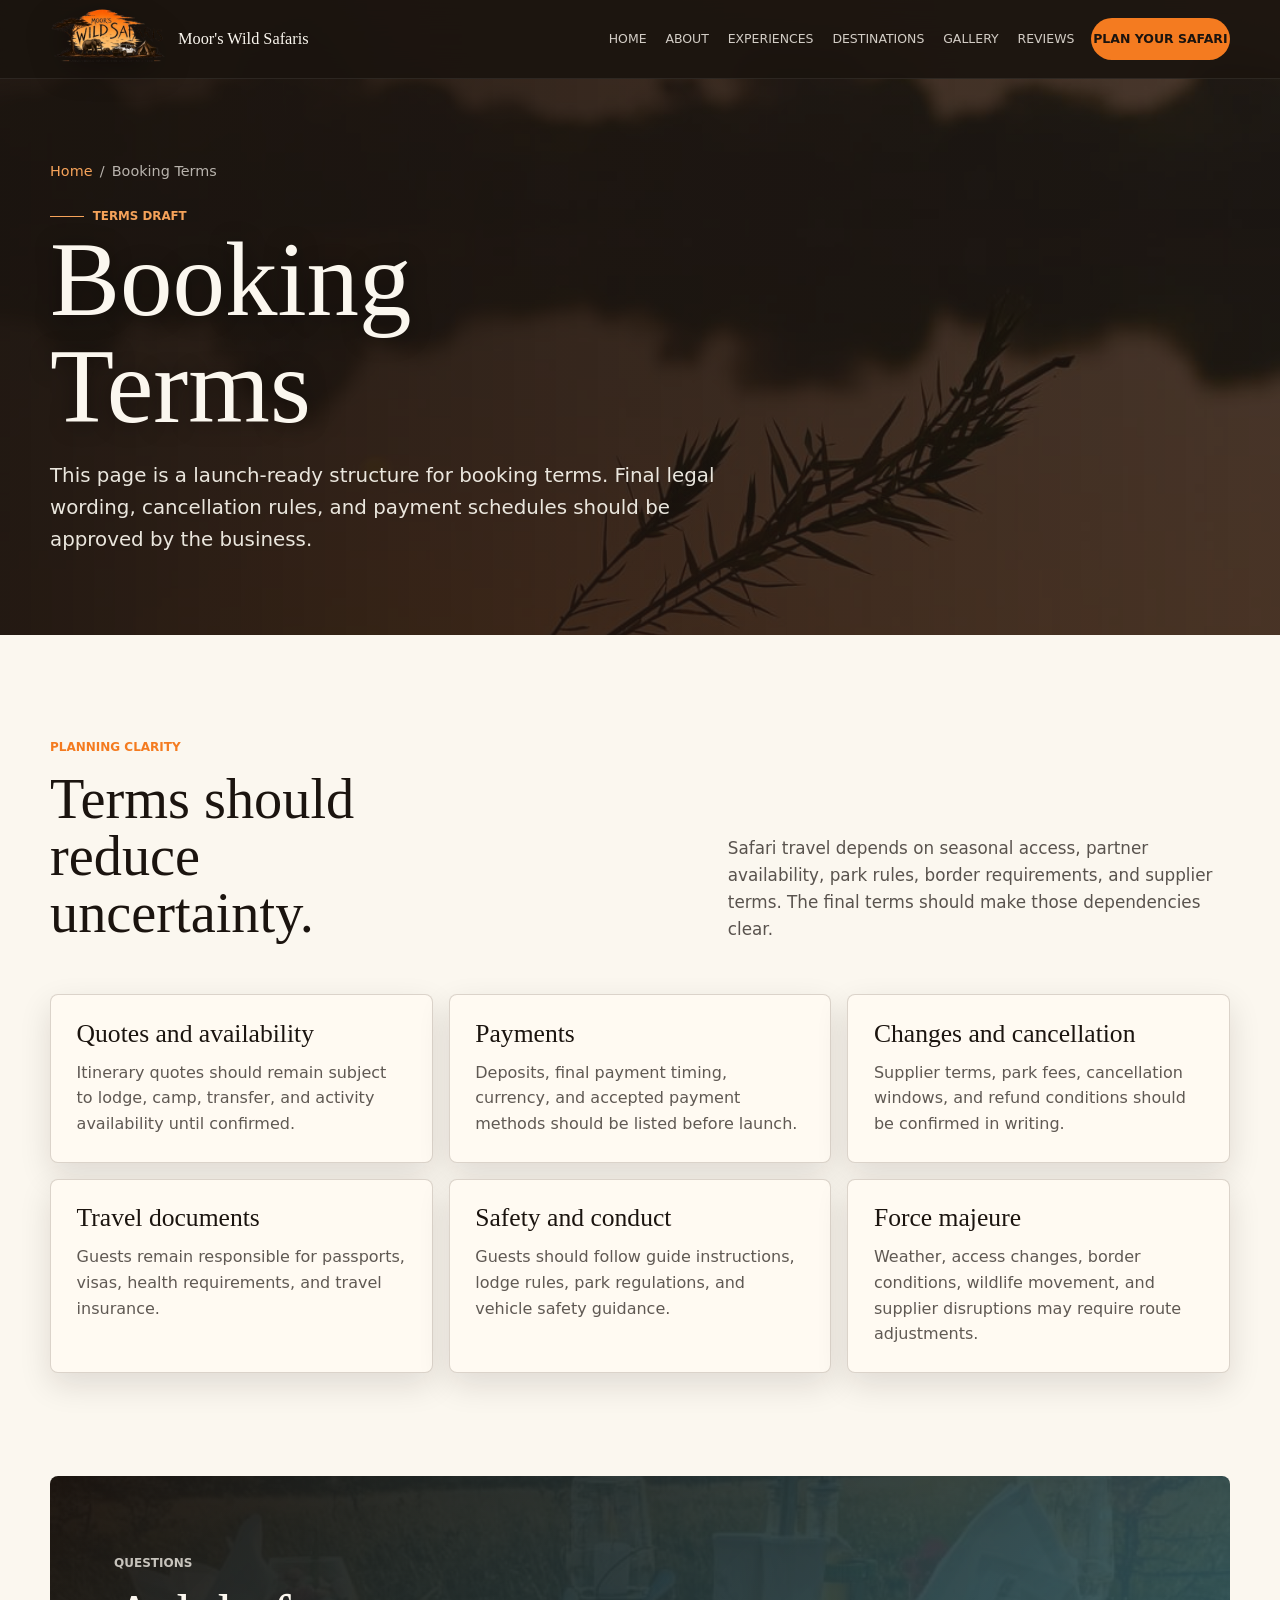
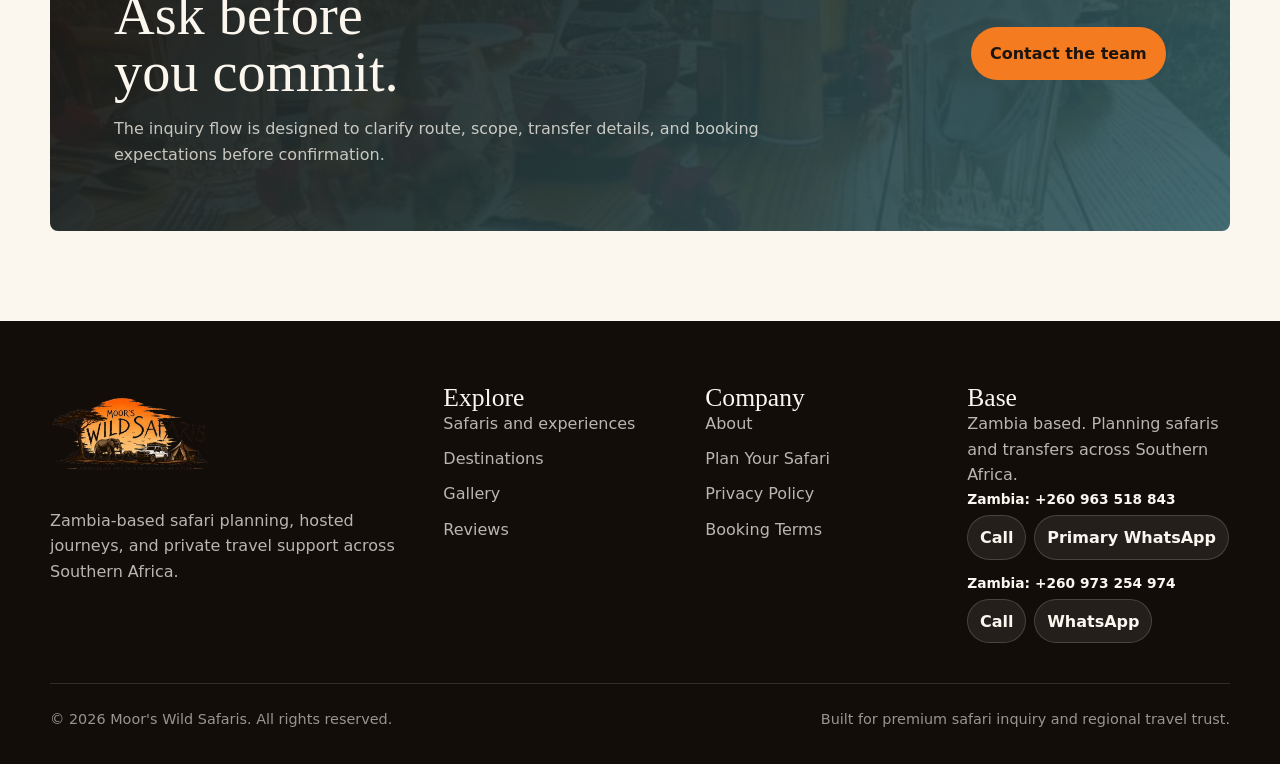
<file: terms.html>
<!doctype html>
<html lang="en">
  <head>
    <meta charset="utf-8">
    <meta name="viewport" content="width=device-width, initial-scale=1">
    <title>Booking Terms | Moor's Wild Safaris</title>
    <meta name="description" content="Booking terms draft for Moor's Wild Safaris.">
    <link rel="canonical" href="https://moorswildsafaris.com/terms.html">
    <link rel="icon" href="assets/logos/moors-wild-safaris-logo-transparent.png">
    <link rel="stylesheet" href="assets/css/styles.css">
  </head>
  <body class="interior">
    <a class="skip-link" href="#main">Skip to content</a>
    <header class="site-header">
      <div class="nav-wrap">
        <a class="brand" href="index.html" aria-label="Moor's Wild Safaris home"><img src="assets/logos/moors-wild-safaris-logo-transparent.png" alt="Moor's Wild Safaris logo"><span>Moor's Wild Safaris</span></a>
        <button class="nav-toggle" type="button" aria-label="Open navigation" aria-expanded="false"><svg viewBox="0 0 24 24" aria-hidden="true"><path d="M4 7h16M4 12h16M4 17h16" fill="none" stroke="currentColor" stroke-width="2" stroke-linecap="round"/></svg></button>
        <nav class="site-nav" aria-label="Primary navigation"><a href="index.html">Home</a><a href="about.html">About</a><a href="experiences.html">Experiences</a><a href="destinations.html">Destinations</a><a href="gallery.html">Gallery</a><a href="reviews.html">Reviews</a><a class="nav-cta" href="contact.html">Plan Your Safari</a></nav>
      </div>
    </header>
    <main id="main">
      <section class="page-hero"><div class="page-hero-inner" data-reveal><div class="breadcrumbs"><a href="index.html">Home</a><span>/</span><span>Booking Terms</span></div><span class="eyebrow">Terms draft</span><h1>Booking Terms</h1><p class="lead">This page is a launch-ready structure for booking terms. Final legal wording, cancellation rules, and payment schedules should be approved by the business.</p></div></section>
      <section class="section" data-reveal>
        <div class="section-header"><div><p class="kicker">Planning clarity</p><h2>Terms should reduce uncertainty.</h2></div><p class="intro-copy">Safari travel depends on seasonal access, partner availability, park rules, border requirements, and supplier terms. The final terms should make those dependencies clear.</p></div>
        <div class="grid-3">
          <article class="card"><div class="card-body"><h3>Quotes and availability</h3><p>Itinerary quotes should remain subject to lodge, camp, transfer, and activity availability until confirmed.</p></div></article>
          <article class="card"><div class="card-body"><h3>Payments</h3><p>Deposits, final payment timing, currency, and accepted payment methods should be listed before launch.</p></div></article>
          <article class="card"><div class="card-body"><h3>Changes and cancellation</h3><p>Supplier terms, park fees, cancellation windows, and refund conditions should be confirmed in writing.</p></div></article>
          <article class="card"><div class="card-body"><h3>Travel documents</h3><p>Guests remain responsible for passports, visas, health requirements, and travel insurance.</p></div></article>
          <article class="card"><div class="card-body"><h3>Safety and conduct</h3><p>Guests should follow guide instructions, lodge rules, park regulations, and vehicle safety guidance.</p></div></article>
          <article class="card"><div class="card-body"><h3>Force majeure</h3><p>Weather, access changes, border conditions, wildlife movement, and supplier disruptions may require route adjustments.</p></div></article>
        </div>
      </section>
      <section class="cta-band" data-reveal><div><p class="kicker">Questions</p><h2>Ask before you commit.</h2><p>The inquiry flow is designed to clarify route, scope, transfer details, and booking expectations before confirmation.</p></div><a class="btn btn-primary" href="contact.html">Contact the team</a></section>
    </main>
    <footer class="site-footer"><div class="footer-grid"><div><img class="footer-logo" src="assets/logos/moors-wild-safaris-logo-transparent.png" alt="Moor's Wild Safaris logo"><p>Zambia-based safari planning, hosted journeys, and private travel support across Southern Africa.</p></div><div><h3>Explore</h3><div class="footer-links"><a href="experiences.html">Safaris and experiences</a><a href="destinations.html">Destinations</a><a href="gallery.html">Gallery</a><a href="reviews.html">Reviews</a></div></div><div><h3>Company</h3><div class="footer-links"><a href="about.html">About</a><a href="contact.html">Plan Your Safari</a><a href="privacy.html">Privacy Policy</a><a href="terms.html">Booking Terms</a></div></div><div><h3>Base</h3><p>Zambia based. Planning safaris and transfers across Southern Africa.</p><div class="footer-contact" data-contact-list="footer"></div></div></div><div class="footer-bottom"><span>&copy; 2026 Moor's Wild Safaris. All rights reserved.</span><span>Built for premium safari inquiry and regional travel trust.</span></div></footer>
    <script src="assets/js/site.js" defer></script>
  </body>
</html>
</file>
<file: assets/css/styles.css>
:root {
  --canvas: #fbf7ef;
  --canvas-2: #f3e5d1;
  --sand: #e7c899;
  --sun: #f47b20;
  --sun-soft: #f6a35a;
  --ink: #1b140f;
  --sepia: #3a2415;
  --earth: #744323;
  --olive: #626f47;
  --river: #315f68;
  --mist: #edf1ed;
  --line: rgba(58, 36, 21, 0.18);
  --shadow: 0 24px 70px rgba(27, 20, 15, 0.18);
  --shadow-soft: 0 12px 32px rgba(27, 20, 15, 0.12);
  --radius: 8px;
  --max: 1180px;
  --font-serif: Georgia, "Times New Roman", serif;
  --font-sans: Inter, ui-sans-serif, system-ui, -apple-system, BlinkMacSystemFont, "Segoe UI", sans-serif;
}

* {
  box-sizing: border-box;
}

html {
  scroll-behavior: smooth;
}

body {
  margin: 0;
  background: var(--canvas);
  color: var(--ink);
  font-family: var(--font-sans);
  line-height: 1.6;
  text-rendering: optimizeLegibility;
}

body.nav-open {
  overflow: hidden;
}

img {
  display: block;
  max-width: 100%;
}

a {
  color: inherit;
}

button,
input,
textarea,
select {
  font: inherit;
}

:focus-visible {
  outline: 3px solid var(--river);
  outline-offset: 4px;
}

.skip-link {
  position: fixed;
  left: 1rem;
  top: 1rem;
  z-index: 1000;
  transform: translateY(-140%);
  background: var(--ink);
  color: var(--canvas);
  padding: 0.75rem 1rem;
  border-radius: var(--radius);
}

.skip-link:focus {
  transform: translateY(0);
}

.site-header {
  position: fixed;
  inset: 0 0 auto;
  z-index: 100;
  border-bottom: 1px solid rgba(255, 255, 255, 0.14);
  background: rgba(27, 20, 15, 0.52);
  color: var(--canvas);
  backdrop-filter: blur(18px);
}

.site-header.is-solid,
.interior .site-header {
  background: rgba(27, 20, 15, 0.92);
  border-color: rgba(255, 255, 255, 0.08);
}

.nav-wrap {
  width: calc(100% - 2rem);
  max-width: var(--max);
  min-height: 78px;
  margin: 0 auto;
  display: flex;
  align-items: center;
  justify-content: space-between;
  gap: 1rem;
}

.brand {
  display: inline-flex;
  align-items: center;
  gap: 0.75rem;
  text-decoration: none;
  min-width: 0;
}

.brand img {
  width: 116px;
  height: auto;
  filter: drop-shadow(0 8px 16px rgba(0, 0, 0, 0.34));
}

.brand span {
  font-family: var(--font-serif);
  font-size: 1.02rem;
  line-height: 1.05;
  max-width: 9rem;
}

.nav-toggle {
  display: none;
  width: 44px;
  height: 44px;
  border: 1px solid rgba(251, 247, 239, 0.45);
  border-radius: 50%;
  background: rgba(251, 247, 239, 0.08);
  color: var(--canvas);
  align-items: center;
  justify-content: center;
  cursor: pointer;
  box-shadow: 0 10px 24px rgba(0, 0, 0, 0.18);
}

.nav-toggle svg {
  width: 22px;
  height: 22px;
}

.site-nav {
  display: flex;
  align-items: center;
  gap: clamp(0.45rem, 1.1vw, 1.1rem);
}

.site-nav a {
  text-decoration: none;
  font-size: 0.78rem;
  text-transform: uppercase;
  letter-spacing: 0;
  color: rgba(251, 247, 239, 0.82);
  padding: 0.5rem 0.15rem;
  border-bottom: 1px solid transparent;
}

.site-nav a:hover,
.site-nav a[aria-current="page"] {
  color: var(--canvas);
  border-color: var(--sun-soft);
}

.nav-cta {
  display: inline-flex;
  align-items: center;
  justify-content: center;
  min-height: 42px;
  padding: 0.65rem 1rem;
  border-radius: 999px;
  background: var(--sun);
  color: var(--ink) !important;
  font-weight: 800;
  border: 0 !important;
}

.hero {
  min-height: 94vh;
  display: grid;
  align-items: end;
  position: relative;
  color: var(--canvas);
  overflow: hidden;
  background:
    linear-gradient(90deg, rgba(17, 12, 8, 0.86) 0%, rgba(17, 12, 8, 0.58) 38%, rgba(17, 12, 8, 0.16) 76%),
    linear-gradient(0deg, rgba(17, 12, 8, 0.84) 0%, rgba(17, 12, 8, 0) 40%),
    url("../images/moorsimg/1001575809.jpg") 54% center / cover no-repeat;
}

.hero::after {
  content: "";
  position: absolute;
  inset: auto 0 0;
  height: 18vh;
  background: linear-gradient(0deg, var(--canvas), rgba(251, 247, 239, 0));
  pointer-events: none;
}

.hero-content {
  position: relative;
  z-index: 1;
  width: calc(100% - 2rem);
  max-width: var(--max);
  margin: 0 auto;
  padding: 8.5rem 0 8rem;
}

.eyebrow {
  display: inline-flex;
  align-items: center;
  gap: 0.55rem;
  color: var(--sun-soft);
  text-transform: uppercase;
  font-size: 0.74rem;
  font-weight: 800;
  letter-spacing: 0;
}

.eyebrow::before {
  content: "";
  width: 34px;
  height: 1px;
  background: currentColor;
}

h1,
h2,
h3 {
  margin: 0;
  line-height: 1.02;
}

h1,
.display {
  font-family: var(--font-serif);
  font-size: clamp(3.5rem, 8.2vw, 8.7rem);
  max-width: 11ch;
  font-weight: 500;
}

h2 {
  font-family: var(--font-serif);
  font-size: clamp(2.25rem, 4.4vw, 5.1rem);
  font-weight: 500;
  max-width: 12ch;
}

h3 {
  font-family: var(--font-serif);
  font-size: clamp(1.35rem, 2vw, 2.1rem);
  font-weight: 500;
}

p {
  margin: 0;
}

.lead {
  max-width: 42rem;
  font-size: clamp(1.05rem, 1.55vw, 1.32rem);
  color: rgba(251, 247, 239, 0.88);
  margin-top: 1.25rem;
}

.intro-copy {
  max-width: 42rem;
  color: rgba(27, 20, 15, 0.72);
  font-size: 1.05rem;
}

.button-row {
  display: flex;
  flex-wrap: wrap;
  gap: 0.8rem;
  margin-top: 2rem;
}

.btn {
  display: inline-flex;
  align-items: center;
  justify-content: center;
  gap: 0.55rem;
  min-height: 48px;
  padding: 0.8rem 1.15rem;
  border-radius: 999px;
  border: 1px solid var(--line);
  text-decoration: none;
  font-weight: 800;
  transition: transform 180ms ease, background 180ms ease, color 180ms ease, border-color 180ms ease;
  cursor: pointer;
}

.btn:hover {
  transform: translateY(-2px);
}

.btn-primary {
  background: var(--sun);
  color: var(--ink);
  border-color: transparent;
}

.btn-secondary {
  color: var(--canvas);
  border-color: rgba(251, 247, 239, 0.55);
  background: rgba(251, 247, 239, 0.08);
}

.btn-dark {
  background: var(--ink);
  color: var(--canvas);
  border-color: var(--ink);
}

.btn-ghost {
  background: transparent;
  color: var(--ink);
}

.icon-arrow {
  width: 1rem;
  height: 1rem;
  flex: 0 0 auto;
}

.hero-proof {
  display: grid;
  grid-template-columns: repeat(4, minmax(0, 1fr));
  gap: 1px;
  width: calc(100% - 2rem);
  max-width: var(--max);
  margin: -4rem auto 0;
  position: relative;
  z-index: 5;
  background: rgba(251, 247, 239, 0.2);
  box-shadow: var(--shadow);
}

.hero-proof div {
  min-height: 112px;
  padding: 1.2rem;
  background: rgba(251, 247, 239, 0.96);
}

.hero-proof strong {
  display: block;
  font-family: var(--font-serif);
  font-size: clamp(1.8rem, 3vw, 3rem);
  line-height: 1;
}

.hero-proof span {
  display: block;
  margin-top: 0.5rem;
  color: rgba(27, 20, 15, 0.66);
  font-size: 0.9rem;
}

.section {
  width: calc(100% - 2rem);
  max-width: var(--max);
  margin: 0 auto;
  padding: clamp(4.5rem, 8vw, 8rem) 0;
}

.section-tight {
  padding: clamp(3rem, 5vw, 5rem) 0;
}

.section-header {
  display: grid;
  grid-template-columns: minmax(0, 0.88fr) minmax(18rem, 0.72fr);
  gap: clamp(2rem, 5vw, 5rem);
  align-items: end;
  margin-bottom: clamp(2rem, 4vw, 3.5rem);
}

.section-header h2 {
  max-width: 13ch;
}

.section-header .intro-copy {
  align-self: end;
}

.kicker {
  color: var(--sun);
  text-transform: uppercase;
  font-weight: 900;
  font-size: 0.75rem;
  margin-bottom: 0.85rem;
}

.grid-3 {
  display: grid;
  grid-template-columns: repeat(3, minmax(0, 1fr));
  gap: 1rem;
}

.grid-2 {
  display: grid;
  grid-template-columns: repeat(2, minmax(0, 1fr));
  gap: 1rem;
}

.card {
  background: #fffaf2;
  border: 1px solid var(--line);
  border-radius: var(--radius);
  overflow: hidden;
  box-shadow: var(--shadow-soft);
}

.card-media {
  position: relative;
  aspect-ratio: 4 / 3;
  overflow: hidden;
  background: var(--canvas-2);
}

.card-media img {
  width: 100%;
  height: 100%;
  object-fit: cover;
  transition: transform 500ms ease;
}

.card:hover .card-media img {
  transform: scale(1.045);
}

.card-body {
  padding: clamp(1.15rem, 2vw, 1.6rem);
}

.card-body p {
  margin-top: 0.8rem;
  color: rgba(27, 20, 15, 0.7);
}

.card-link {
  display: inline-flex;
  align-items: center;
  gap: 0.45rem;
  margin-top: 1.2rem;
  color: var(--river);
  font-weight: 900;
  text-decoration: none;
}

.split {
  display: grid;
  grid-template-columns: minmax(0, 0.82fr) minmax(0, 1fr);
  gap: clamp(2rem, 5vw, 5rem);
  align-items: center;
}

.image-panel {
  position: relative;
  min-height: 520px;
  border-radius: var(--radius);
  overflow: hidden;
  box-shadow: var(--shadow);
  background: var(--sepia);
}

.image-panel img {
  width: 100%;
  height: 100%;
  min-height: inherit;
  object-fit: cover;
}

.image-panel::after {
  content: "";
  position: absolute;
  inset: 0;
  background: linear-gradient(0deg, rgba(27, 20, 15, 0.5), rgba(27, 20, 15, 0));
}

.planning-panel {
  min-height: 280px;
  margin-bottom: 1rem;
  box-shadow: none;
}

.number-list {
  display: grid;
  gap: 1rem;
  counter-reset: steps;
}

.number-list li {
  list-style: none;
  counter-increment: steps;
  display: grid;
  grid-template-columns: 46px 1fr;
  gap: 1rem;
  align-items: start;
  border-top: 1px solid var(--line);
  padding-top: 1rem;
}

.number-list li::before {
  content: counter(steps, decimal-leading-zero);
  display: inline-grid;
  place-items: center;
  width: 42px;
  height: 42px;
  border-radius: 50%;
  background: var(--river);
  color: var(--canvas);
  font-weight: 900;
}

.number-list strong {
  display: block;
  margin-bottom: 0.2rem;
}

.band {
  background: var(--ink);
  color: var(--canvas);
}

.band .intro-copy,
.band .card-body p,
.band .muted {
  color: rgba(251, 247, 239, 0.72);
}

.band .card {
  background: rgba(251, 247, 239, 0.06);
  border-color: rgba(251, 247, 239, 0.15);
  color: var(--canvas);
  box-shadow: none;
}

.band .card-link {
  color: #d7eee9;
}

.band .tag {
  background: rgba(237, 241, 237, 0.12);
  color: #d9eee9;
}

.feature-list {
  display: grid;
  grid-template-columns: repeat(4, minmax(0, 1fr));
  gap: 1px;
  background: var(--line);
}

.feature-list article {
  min-height: 220px;
  padding: 0;
  background: var(--canvas);
  overflow: hidden;
}

.feature-media {
  aspect-ratio: 4 / 3;
  overflow: hidden;
  background: var(--canvas-2);
}

.feature-media img {
  width: 100%;
  height: 100%;
  object-fit: cover;
}

.feature-body {
  padding: 1.35rem;
}

.destinations {
  display: grid;
  grid-template-columns: 1fr 1fr 1fr;
  gap: 1px;
  background: var(--line);
}

.destination {
  min-height: 260px;
  padding: 1.4rem;
  background:
    linear-gradient(145deg, rgba(251, 247, 239, 0.94), rgba(237, 241, 237, 0.88)),
    radial-gradient(circle at 80% 0%, rgba(49, 95, 104, 0.18), transparent 30%);
  display: flex;
  flex-direction: column;
  justify-content: space-between;
}

.destination span {
  color: var(--river);
  font-weight: 900;
  text-transform: uppercase;
  font-size: 0.74rem;
}

.destination p {
  color: rgba(27, 20, 15, 0.68);
  margin-top: 0.7rem;
}

.destination-card-grid {
  display: grid;
  grid-template-columns: repeat(3, minmax(0, 1fr));
  gap: 1rem;
}

.destination-card-grid + .destination-card-grid {
  margin-top: 1rem;
}

.destination-card-grid.featured-grid {
  grid-template-columns: minmax(0, 1.35fr) minmax(0, 0.65fr);
  align-items: stretch;
}

.destination-card-stack {
  display: grid;
  gap: 1rem;
}

.destination-card {
  min-height: 390px;
  position: relative;
  overflow: hidden;
  border-radius: var(--radius);
  background: var(--sepia);
  color: var(--canvas);
  box-shadow: var(--shadow-soft);
  isolation: isolate;
}

.destination-card::after {
  content: "";
  position: absolute;
  inset: 0;
  z-index: -1;
  background:
    linear-gradient(0deg, rgba(27, 20, 15, 0.84), rgba(27, 20, 15, 0.18) 66%),
    linear-gradient(90deg, rgba(27, 20, 15, 0.54), rgba(27, 20, 15, 0.04));
}

.destination-card img {
  position: absolute;
  inset: 0;
  z-index: -2;
  width: 100%;
  height: 100%;
  object-fit: cover;
  transition: transform 700ms ease;
}

.destination-card:hover img {
  transform: scale(1.035);
}

.destination-card-body {
  min-height: inherit;
  padding: clamp(1.25rem, 2.4vw, 2rem);
  display: flex;
  flex-direction: column;
  justify-content: flex-end;
}

.destination-card-body span {
  color: var(--sand);
  font-weight: 900;
  text-transform: uppercase;
  font-size: 0.74rem;
  letter-spacing: 0.08em;
}

.destination-card-body h3 {
  max-width: 13ch;
  margin-top: 0.45rem;
  color: var(--canvas);
  text-shadow: 0 2px 18px rgba(0, 0, 0, 0.32);
}

.destination-card-body p {
  max-width: 40rem;
  margin-top: 0.75rem;
  color: rgba(251, 247, 239, 0.88);
}

.destination-card .tag-list {
  margin-top: 1.15rem;
}

.destination-card .tag {
  background: rgba(251, 247, 239, 0.14);
  color: #fff8ed;
}

.destination-card.is-wide {
  min-height: 500px;
}

.destination-card.is-wide .destination-card-body h3 {
  max-width: 18ch;
  font-size: clamp(2.1rem, 5vw, 4.7rem);
}

.destination-card.is-compact {
  min-height: 240px;
}

.image-credit {
  position: absolute;
  right: 0.75rem;
  bottom: 0.65rem;
  z-index: 2;
  padding: 0.22rem 0.48rem;
  border-radius: 999px;
  background: rgba(27, 20, 15, 0.68);
  color: rgba(251, 247, 239, 0.86);
  font-size: 0.68rem;
  text-decoration: none;
}

.image-credit:focus-visible {
  outline-color: var(--sand);
}

.country-grid {
  display: grid;
  grid-template-columns: repeat(2, minmax(0, 1fr));
  gap: 1rem;
}

.country-card {
  padding: clamp(1.2rem, 2vw, 1.6rem);
}

.country-card.has-media {
  padding: 0;
  overflow: hidden;
}

.country-card.has-media .card-media {
  aspect-ratio: 16 / 9;
}

.country-card-body {
  padding: clamp(1.2rem, 2vw, 1.6rem);
}

.country-card h3 {
  margin-bottom: 0.8rem;
}

.country-card p {
  color: rgba(27, 20, 15, 0.72);
}

.country-card ul {
  margin: 0.8rem 0 0;
  padding-left: 1.2rem;
  color: rgba(27, 20, 15, 0.7);
}

.band .country-card p,
.band .country-card ul {
  color: rgba(251, 247, 239, 0.82);
}

.band .country-card li {
  color: inherit;
}

.country-card li + li {
  margin-top: 0.35rem;
}

.country-card .tag-list {
  margin-top: 1.2rem;
}

.service-cloud {
  display: flex;
  flex-wrap: wrap;
  gap: 0.6rem;
}

.service-cloud .tag {
  background: rgba(244, 123, 32, 0.12);
  color: var(--earth);
}

.gallery-strip {
  display: grid;
  grid-template-columns: 1.25fr 0.75fr 1fr;
  gap: 1rem;
  align-items: stretch;
}

.gallery-strip a,
.gallery-card {
  position: relative;
  display: block;
  min-height: 380px;
  border-radius: var(--radius);
  overflow: hidden;
  color: var(--canvas);
  text-decoration: none;
  background: var(--sepia);
}

.gallery-strip a:nth-child(2) {
  min-height: 300px;
}

.gallery-strip a:nth-child(4) {
  min-height: 340px;
}

.gallery-strip img,
.gallery-card img {
  width: 100%;
  height: 100%;
  object-fit: cover;
  transition: transform 500ms ease;
}

.gallery-strip a:hover img,
.gallery-card:hover img {
  transform: scale(1.04);
}

.gallery-strip span,
.gallery-card span {
  position: absolute;
  inset: auto 1rem 1rem;
  z-index: 1;
  font-weight: 900;
}

.gallery-strip a::after,
.gallery-card::after {
  content: "";
  position: absolute;
  inset: 0;
  background: linear-gradient(0deg, rgba(27, 20, 15, 0.7), rgba(27, 20, 15, 0.08) 62%);
}

.journey-preview {
  display: grid;
  grid-template-columns: minmax(0, 0.84fr) minmax(0, 1fr);
  gap: clamp(1.5rem, 4vw, 4rem);
  align-items: center;
}

.video-frame {
  position: relative;
  overflow: hidden;
  border-radius: var(--radius);
  background: var(--ink);
  box-shadow: var(--shadow);
}

.video-frame video {
  display: block;
  width: 100%;
  aspect-ratio: 16 / 9;
  object-fit: cover;
}

.video-note {
  margin-top: 1rem;
  color: rgba(27, 20, 15, 0.66);
}

.quote-grid {
  display: grid;
  grid-template-columns: repeat(3, minmax(0, 1fr));
  gap: 1rem;
}

.quote {
  padding: 1.45rem;
  background: #fffaf2;
  border: 1px solid var(--line);
  border-radius: var(--radius);
  color: var(--ink);
}

.quote p {
  font-family: var(--font-serif);
  font-size: 1.35rem;
  line-height: 1.24;
  color: rgba(27, 20, 15, 0.84);
}

.quote footer {
  margin-top: 1.1rem;
  color: rgba(27, 20, 15, 0.66);
}

.band .quote {
  background: #fffaf2;
  color: var(--ink);
}

.band .quote p {
  color: rgba(27, 20, 15, 0.84);
}

.band .quote footer {
  color: rgba(27, 20, 15, 0.68);
}

.cta-band {
  width: calc(100% - 2rem);
  max-width: var(--max);
  margin: 0 auto clamp(4rem, 7vw, 7rem);
  padding: clamp(2rem, 5vw, 4rem);
  background:
    linear-gradient(135deg, rgba(27, 20, 15, 0.96), rgba(49, 95, 104, 0.9)),
    url("../images/moorsimg3/FB_IMG_1732504932266.jpg") center / cover;
  color: var(--canvas);
  border-radius: var(--radius);
  display: grid;
  grid-template-columns: 1fr auto;
  gap: 2rem;
  align-items: center;
}

.cta-band p {
  color: rgba(251, 247, 239, 0.76);
  margin-top: 0.9rem;
  max-width: 42rem;
}

.page-hero {
  padding: 10rem 0 5rem;
  background:
    linear-gradient(90deg, rgba(27, 20, 15, 0.96), rgba(27, 20, 15, 0.72)),
    url("../images/moorsimg3/FB_IMG_1722877491290.jpg") center / cover;
  color: var(--canvas);
}

.page-hero-inner {
  width: calc(100% - 2rem);
  max-width: var(--max);
  margin: 0 auto;
}

.page-hero h1 {
  max-width: 12ch;
  color: var(--canvas);
  text-shadow: 0 2px 22px rgba(0, 0, 0, 0.42);
}

.page-hero .lead {
  color: rgba(251, 247, 239, 0.92);
}

.page-hero [data-reveal] {
  opacity: 1;
  transform: none;
}

.breadcrumbs {
  display: flex;
  gap: 0.45rem;
  align-items: center;
  color: rgba(251, 247, 239, 0.7);
  font-size: 0.9rem;
  margin-bottom: 1rem;
}

.breadcrumbs a {
  text-decoration: none;
  color: var(--sun-soft);
}

.story-grid {
  display: grid;
  grid-template-columns: minmax(0, 1fr) minmax(18rem, 0.62fr);
  gap: clamp(2rem, 5vw, 5rem);
}

.story-grid p + p {
  margin-top: 1rem;
}

.side-panel {
  border: 1px solid var(--line);
  border-radius: var(--radius);
  padding: 1.4rem;
  background: #fffaf2;
}

.side-panel dl {
  margin: 0;
  display: grid;
  gap: 1rem;
}

.side-panel dt {
  color: var(--sun);
  font-weight: 900;
  text-transform: uppercase;
  font-size: 0.74rem;
}

.side-panel dd {
  margin: 0.2rem 0 0;
}

.service-detail {
  display: grid;
  grid-template-columns: minmax(0, 0.72fr) minmax(0, 1fr);
  gap: clamp(1.4rem, 3vw, 3rem);
  align-items: center;
  padding: 1.2rem;
  border: 1px solid var(--line);
  border-radius: var(--radius);
  background: #fffaf2;
}

.service-detail + .service-detail {
  margin-top: 1rem;
}

.service-detail img {
  width: 100%;
  aspect-ratio: 4 / 3;
  object-fit: cover;
  border-radius: calc(var(--radius) - 2px);
}

.tag-list {
  display: flex;
  flex-wrap: wrap;
  gap: 0.5rem;
  margin-top: 1rem;
}

.tag {
  display: inline-flex;
  align-items: center;
  min-height: 32px;
  padding: 0.35rem 0.7rem;
  border-radius: 999px;
  background: rgba(49, 95, 104, 0.1);
  color: var(--river);
  font-size: 0.84rem;
  font-weight: 800;
}

.table-wrap {
  overflow-x: auto;
  border: 1px solid var(--line);
  border-radius: var(--radius);
  background: #fffaf2;
  color: var(--ink);
}

.band .table-wrap {
  border-color: rgba(251, 247, 239, 0.18);
  background: #fffaf2;
  color: var(--ink);
}

table {
  width: 100%;
  border-collapse: collapse;
  min-width: 720px;
}

th,
td {
  padding: 1rem;
  text-align: left;
  border-bottom: 1px solid var(--line);
  vertical-align: top;
  color: rgba(27, 20, 15, 0.78);
}

th {
  background: rgba(49, 95, 104, 0.09);
  color: var(--river);
  font-size: 0.78rem;
  text-transform: uppercase;
}

tr:last-child td {
  border-bottom: 0;
}

.filter-bar {
  display: flex;
  flex-wrap: wrap;
  gap: 0.55rem;
  margin-bottom: 1.6rem;
}

.filter-bar button {
  min-height: 42px;
  padding: 0.6rem 0.95rem;
  border: 1px solid var(--line);
  border-radius: 999px;
  background: transparent;
  cursor: pointer;
  font-weight: 800;
}

.filter-bar button.is-active {
  background: var(--river);
  color: var(--canvas);
  border-color: var(--river);
}

.gallery-grid {
  display: grid;
  grid-template-columns: repeat(3, minmax(0, 1fr));
  gap: 1rem;
}

.gallery-card {
  min-height: 320px;
  border: 0;
  cursor: pointer;
}

.gallery-card:nth-child(3n + 1) {
  min-height: 420px;
}

.gallery-card.is-hidden {
  display: none;
}

.lightbox {
  position: fixed;
  inset: 0;
  z-index: 300;
  display: none;
  align-items: center;
  justify-content: center;
  padding: 1rem;
  background: rgba(16, 12, 9, 0.86);
}

.lightbox.is-open {
  display: flex;
}

.lightbox-inner {
  width: min(100%, 980px);
  background: var(--ink);
  color: var(--canvas);
  border-radius: var(--radius);
  overflow: hidden;
  box-shadow: var(--shadow);
}

.lightbox img {
  width: 100%;
  max-height: 72vh;
  object-fit: contain;
  background: #000;
}

.lightbox-caption {
  display: flex;
  justify-content: space-between;
  gap: 1rem;
  padding: 1rem;
}

.lightbox button {
  width: 42px;
  height: 42px;
  border-radius: 50%;
  border: 1px solid rgba(251, 247, 239, 0.4);
  color: var(--canvas);
  background: transparent;
  cursor: pointer;
}

.contact-grid {
  display: grid;
  grid-template-columns: minmax(0, 0.72fr) minmax(0, 1fr);
  gap: clamp(2rem, 4vw, 4rem);
  align-items: start;
}

.contact-form {
  display: grid;
  gap: 1rem;
  padding: clamp(1.2rem, 3vw, 2rem);
  background: #fffaf2;
  border: 1px solid var(--line);
  border-radius: var(--radius);
  box-shadow: var(--shadow-soft);
}

.field-grid {
  display: grid;
  grid-template-columns: 1fr 1fr;
  gap: 1rem;
}

label {
  display: grid;
  gap: 0.45rem;
  font-weight: 850;
}

input,
select,
textarea {
  width: 100%;
  border: 1px solid rgba(58, 36, 21, 0.28);
  border-radius: var(--radius);
  padding: 0.82rem 0.9rem;
  background: #fff;
  color: var(--ink);
}

textarea {
  min-height: 150px;
  resize: vertical;
}

.checkbox-grid {
  display: grid;
  grid-template-columns: repeat(2, minmax(0, 1fr));
  gap: 0.65rem;
}

.check {
  display: flex;
  align-items: center;
  gap: 0.55rem;
  font-weight: 700;
}

.check input {
  width: 18px;
  height: 18px;
  flex: 0 0 auto;
}

.form-message {
  min-height: 1.5rem;
  color: var(--river);
  font-weight: 800;
}

.contact-list {
  display: grid;
  gap: 0.85rem;
  margin-top: 0.8rem;
}

.contact-number {
  display: grid;
  gap: 0.35rem;
}

.contact-number strong {
  color: inherit;
  font-size: 0.86rem;
}

.contact-number-actions {
  display: flex;
  flex-wrap: wrap;
  gap: 0.5rem;
}

.contact-number-actions a {
  display: inline-flex;
  align-items: center;
  min-height: 38px;
  padding: 0.52rem 0.74rem;
  border-radius: 999px;
  border: 1px solid var(--line);
  background: rgba(251, 247, 239, 0.66);
  color: var(--ink);
  font-weight: 800;
  text-decoration: none;
}

.contact-number-actions a.whatsapp-link {
  border-color: rgba(49, 95, 104, 0.24);
  color: var(--river);
}

.cta-contact {
  margin-top: 1rem;
}

.site-footer {
  background: #120d09;
  color: var(--canvas);
  padding: 4rem 0 2rem;
}

.footer-grid {
  width: calc(100% - 2rem);
  max-width: var(--max);
  margin: 0 auto;
  display: grid;
  grid-template-columns: 1.1fr 0.7fr 0.7fr 0.8fr;
  gap: 2rem;
}

.footer-logo {
  width: 160px;
  margin-bottom: 1rem;
}

.site-footer p,
.site-footer a {
  color: rgba(251, 247, 239, 0.72);
}

.site-footer a {
  text-decoration: none;
}

.footer-links {
  display: grid;
  gap: 0.6rem;
}

.footer-contact {
  display: grid;
  gap: 0.75rem;
}

.site-footer .contact-number-actions a {
  background: rgba(251, 247, 239, 0.08);
  border-color: rgba(251, 247, 239, 0.16);
  color: var(--canvas);
}

.footer-bottom {
  width: calc(100% - 2rem);
  max-width: var(--max);
  margin: 2.5rem auto 0;
  padding-top: 1.5rem;
  border-top: 1px solid rgba(251, 247, 239, 0.14);
  display: flex;
  justify-content: space-between;
  gap: 1rem;
  color: rgba(251, 247, 239, 0.58);
  font-size: 0.9rem;
}

[data-reveal] {
  opacity: 0;
  transform: translateY(22px);
  transition: opacity 650ms ease, transform 650ms ease;
}

[data-reveal].is-visible {
  opacity: 1;
  transform: translateY(0);
}

@media (max-width: 980px) {
  .nav-toggle {
    display: inline-flex;
  }

  .site-nav {
    position: fixed;
    inset: 78px 0 auto;
    display: grid;
    gap: 0;
    background: rgba(18, 13, 9, 0.98);
    padding: 1rem;
    border-top: 1px solid rgba(251, 247, 239, 0.12);
    transform: translateY(-130%);
    transition: transform 220ms ease;
  }

  .nav-open .site-nav {
    transform: translateY(0);
  }

  .site-nav a {
    padding: 0.95rem;
    border-bottom: 1px solid rgba(251, 247, 239, 0.1);
  }

  .nav-cta {
    margin-top: 0.7rem;
    width: fit-content;
  }

  .hero-proof,
  .feature-list,
  .destinations,
  .destination-card-grid,
  .destination-card-grid.featured-grid,
  .country-grid,
  .quote-grid,
  .gallery-grid,
  .footer-grid {
    grid-template-columns: repeat(2, minmax(0, 1fr));
  }

  .section-header,
  .split,
  .story-grid,
  .service-detail,
  .journey-preview,
  .contact-grid,
  .cta-band {
    grid-template-columns: 1fr;
  }

  .gallery-strip {
    grid-template-columns: 1fr 1fr;
  }
}

@media (max-width: 680px) {
  .brand img {
    width: 94px;
  }

  .brand span {
    display: none;
  }

  .hero {
    min-height: 92vh;
    background-position: 58% center;
  }

  .hero-content {
    padding-bottom: 6rem;
  }

  .hero .lead {
    max-width: 22rem;
    font-size: 1rem;
    line-height: 1.55;
  }

  .page-hero h1 {
    max-width: 10ch;
    font-size: clamp(2.75rem, 13vw, 3.65rem);
  }

  .page-hero .lead {
    max-width: 20.5rem;
  }

  .lead {
    color: rgba(251, 247, 239, 0.94);
  }

  .hero .button-row {
    display: grid;
    grid-template-columns: 1fr;
    width: min(100%, 22.5rem);
    max-width: 100%;
  }

  .hero .btn {
    min-width: 0;
    width: 100%;
  }

  .hero-proof,
  .grid-3,
  .grid-2,
  .feature-list,
  .destinations,
  .destination-card-grid,
  .destination-card-grid.featured-grid,
  .country-grid,
  .quote-grid,
  .gallery-strip,
  .gallery-grid,
  .field-grid,
  .checkbox-grid,
  .contact-number-actions,
  .footer-grid {
    grid-template-columns: 1fr;
  }

  .section {
    padding-bottom: clamp(5.25rem, 14vw, 7rem);
  }

  .section-tight {
    padding-bottom: clamp(4.4rem, 12vw, 6rem);
  }

  .destination-card,
  .destination-card.is-wide {
    min-height: 430px;
  }

  .destination-card.is-compact {
    min-height: 330px;
  }

  .destination-card-body,
  .country-card,
  .quote {
    padding: 1.2rem;
  }

  .destination-card-body h3 {
    max-width: 15ch;
  }

  .image-credit {
    right: 0.55rem;
    bottom: 0.55rem;
  }

  .image-panel {
    min-height: 360px;
  }

  .gallery-strip a,
  .gallery-card,
  .gallery-card:nth-child(3n + 1) {
    min-height: 300px;
  }

  .video-frame video {
    aspect-ratio: 9 / 12;
  }

  .contact-number-actions a {
    justify-content: center;
    width: 100%;
  }

  .footer-bottom {
    flex-direction: column;
  }
}

@media (prefers-reduced-motion: reduce) {
  *,
  *::before,
  *::after {
    animation-duration: 0.01ms !important;
    animation-iteration-count: 1 !important;
    scroll-behavior: auto !important;
    transition-duration: 0.01ms !important;
  }

  [data-reveal] {
    opacity: 1;
    transform: none;
  }
}
</file>
